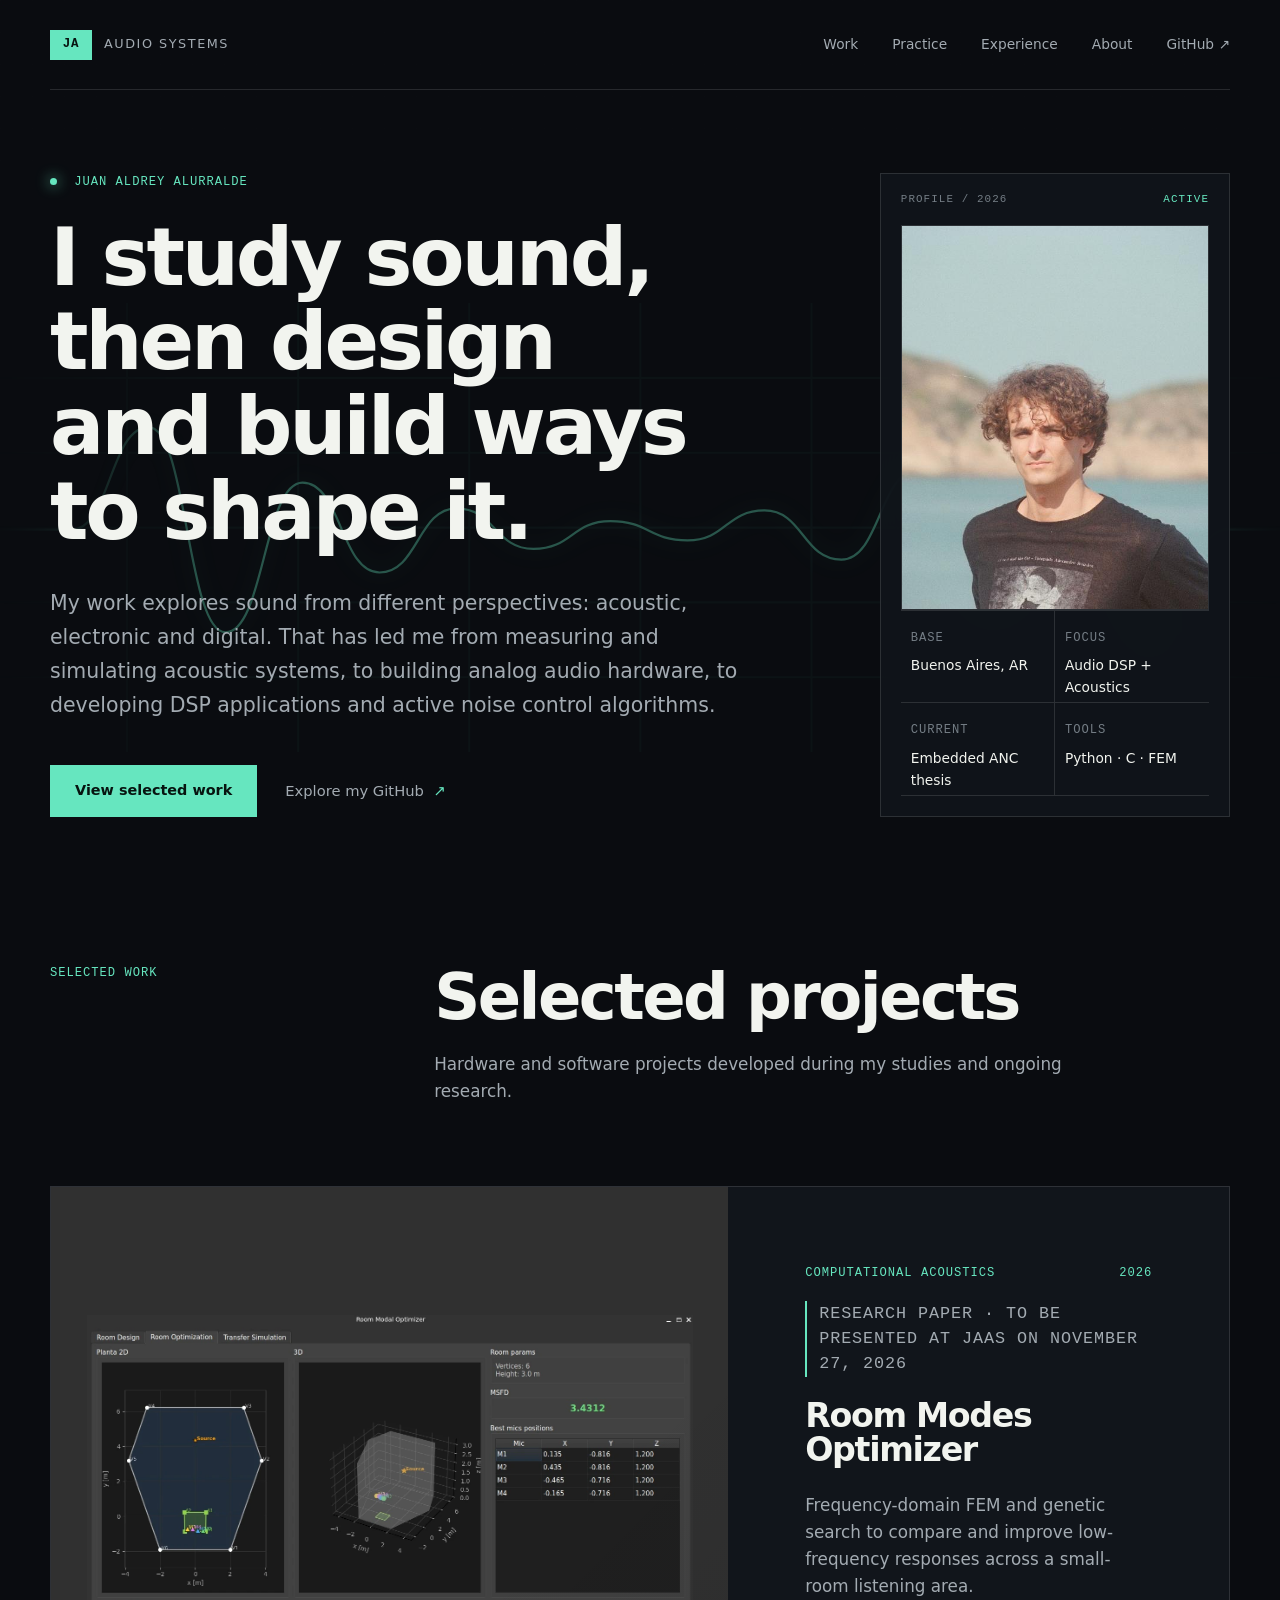
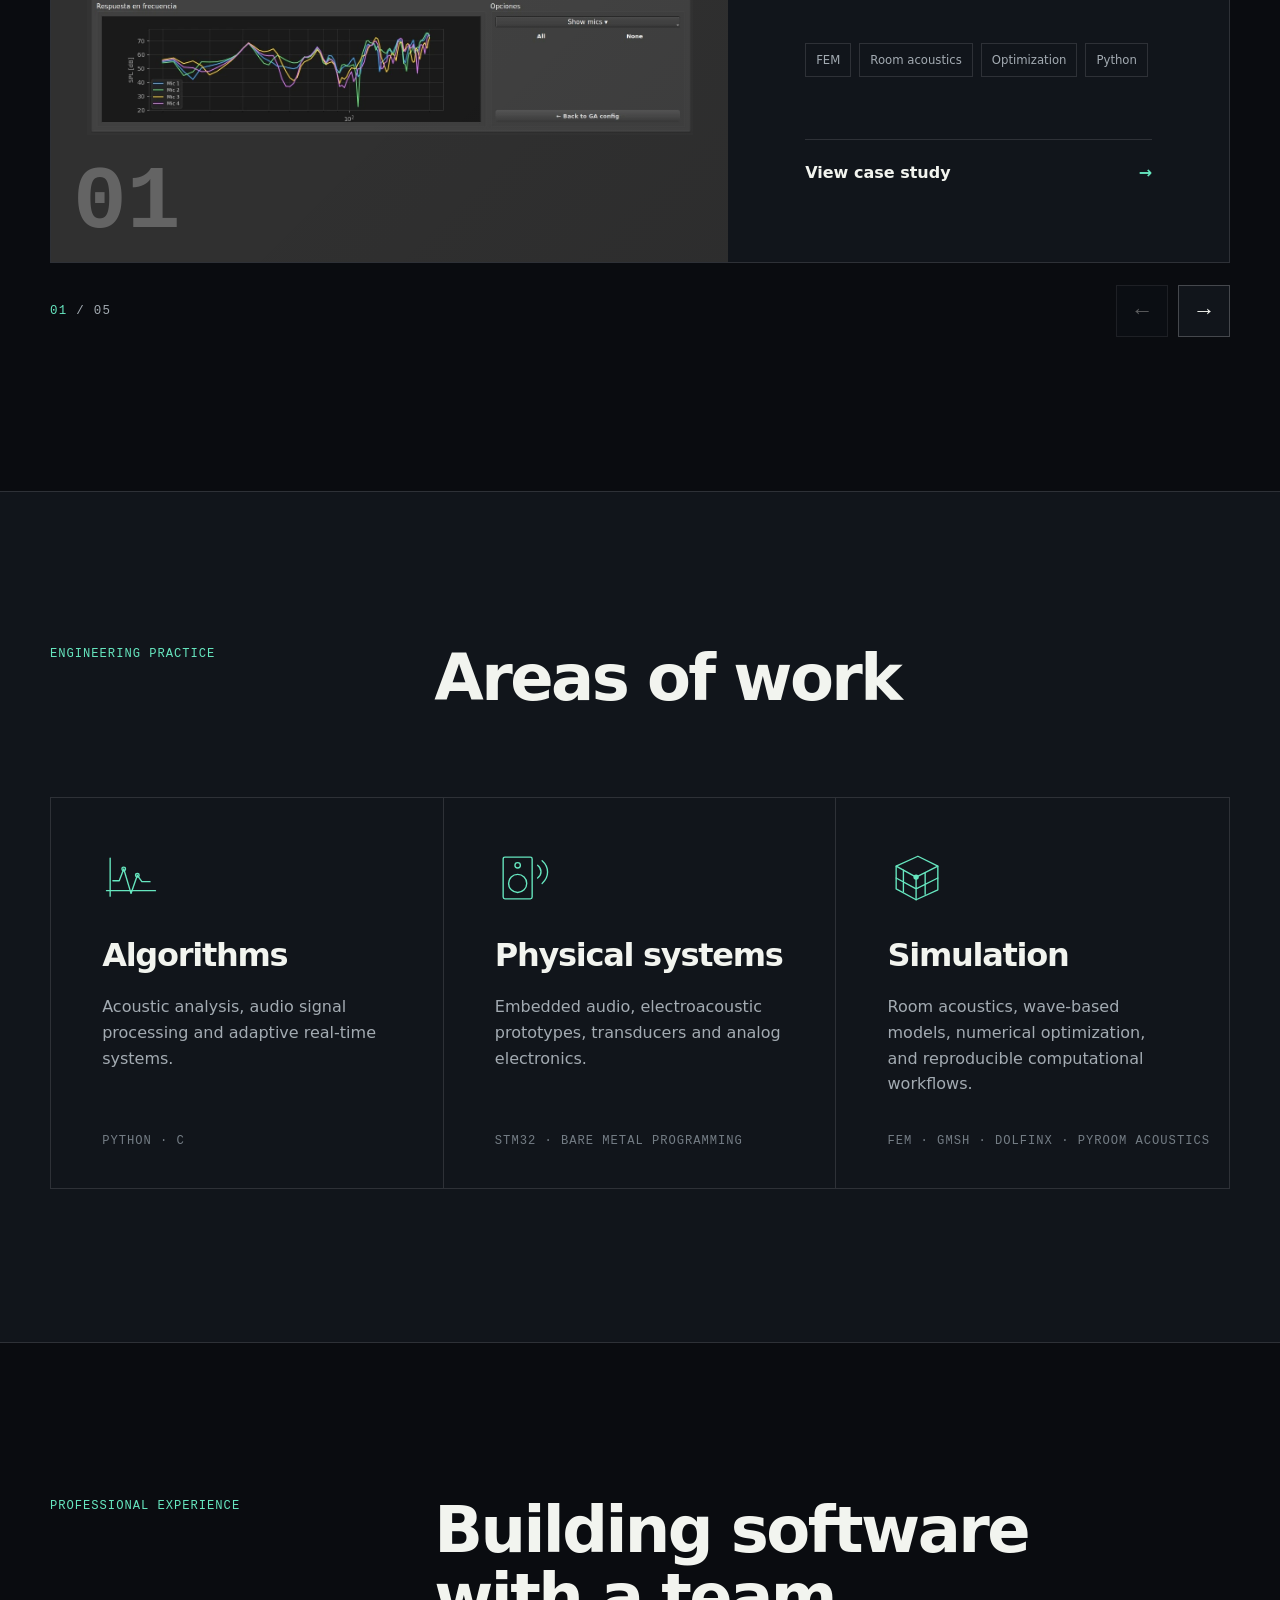
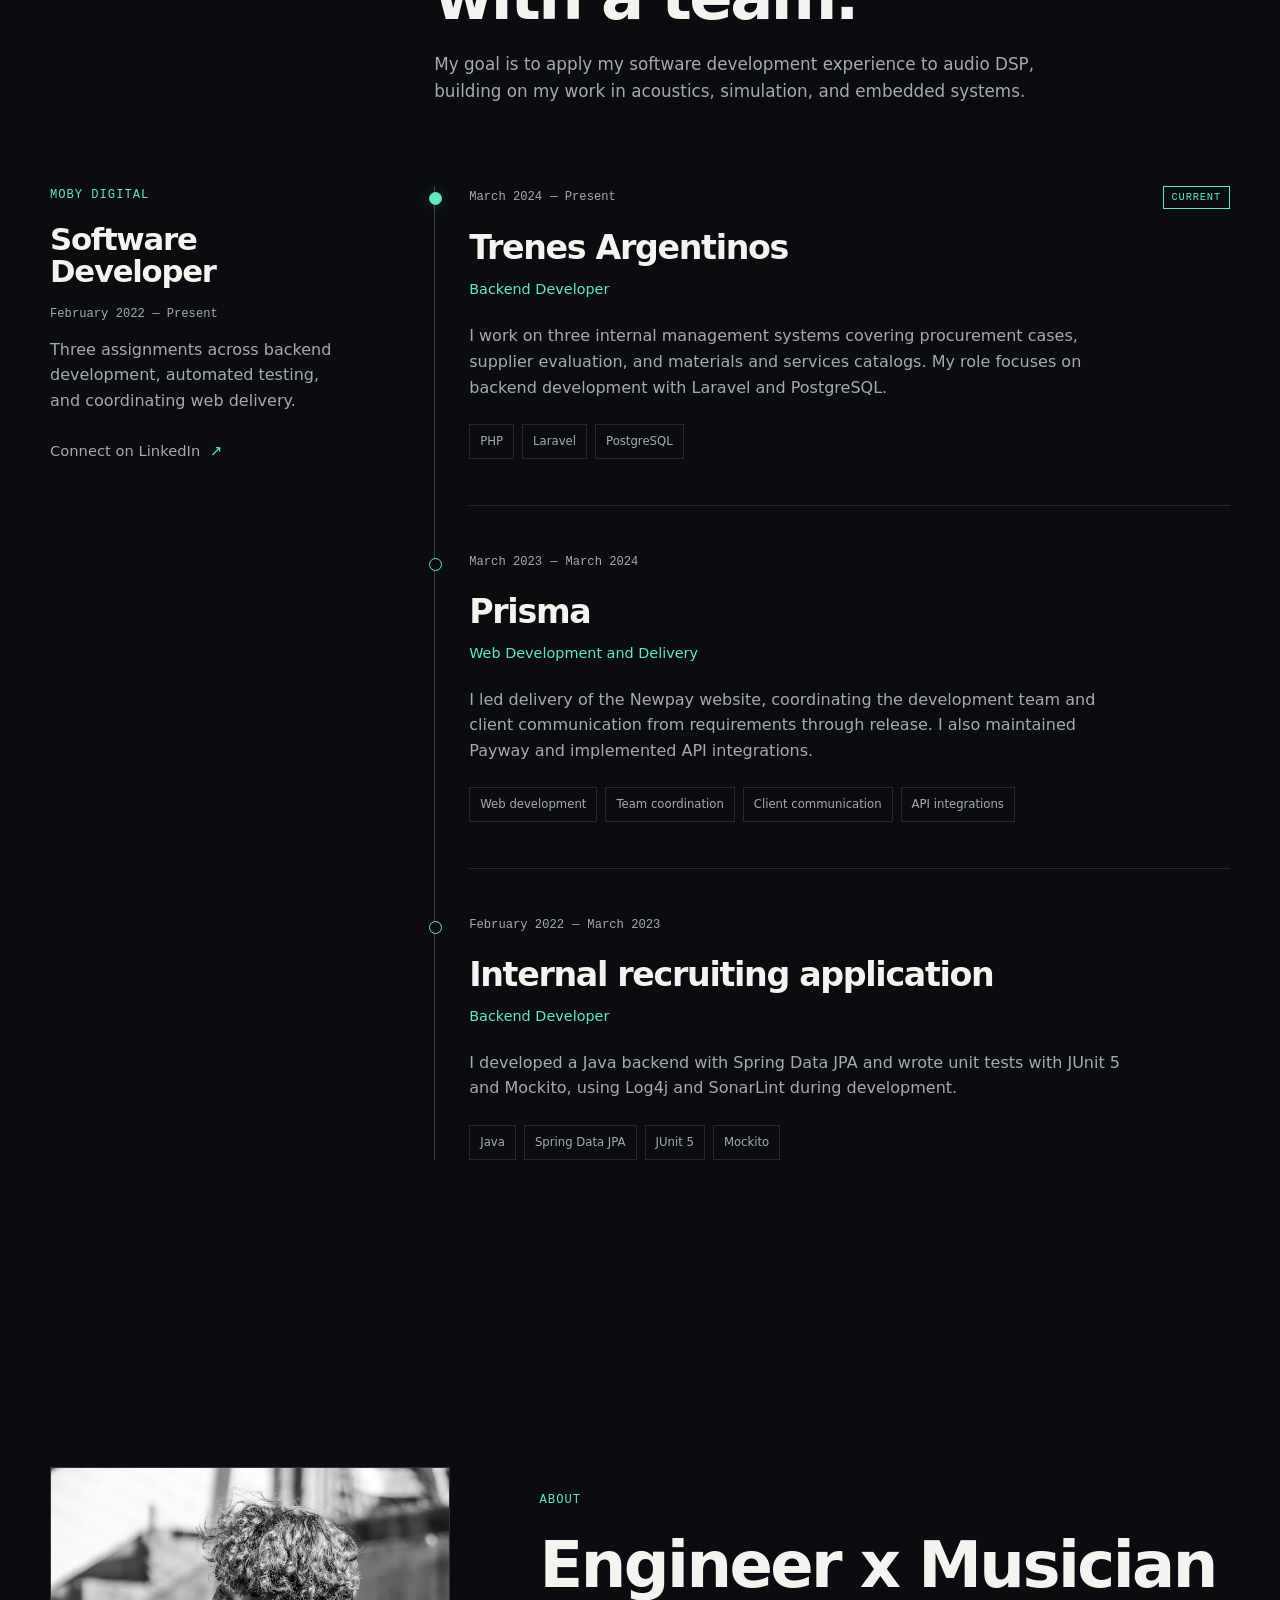
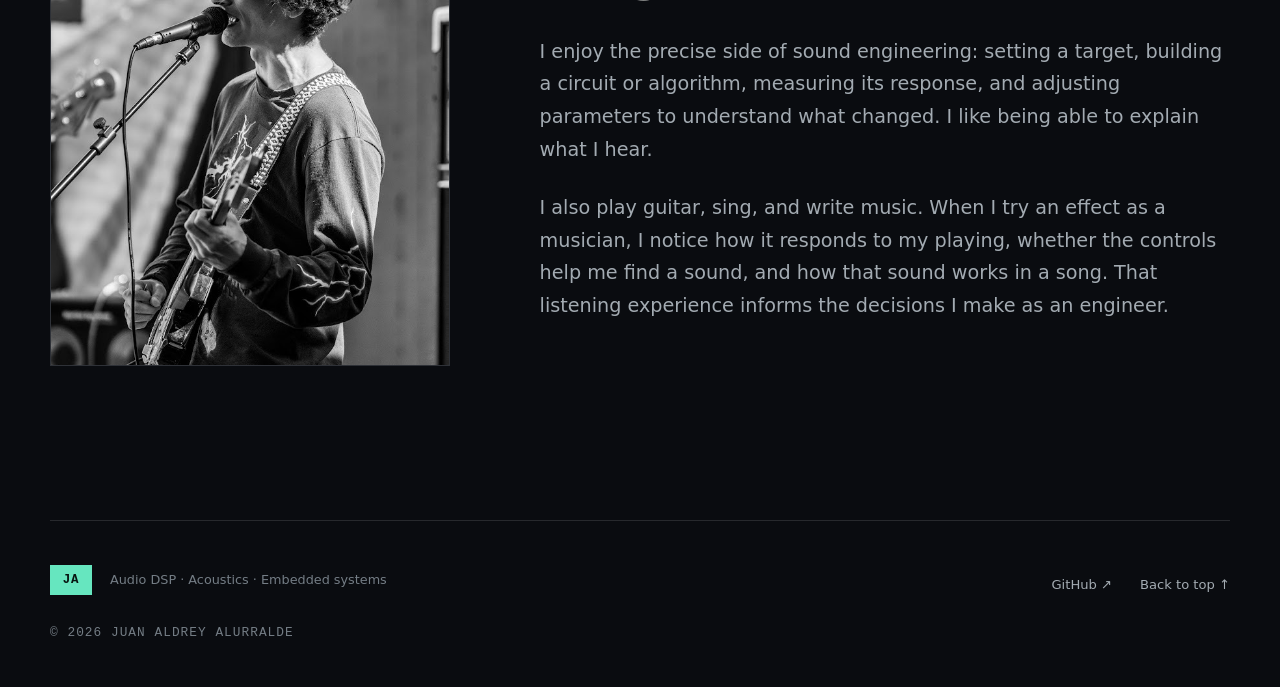
<file: index.html>
<!doctype html>
<html lang="en">
  <head>
    <meta charset="utf-8">
    <meta name="viewport" content="width=device-width, initial-scale=1">
    <meta name="description" content="Juan Aldrey Alurralde — Sound Engineering portfolio focused on audio DSP, active noise control, acoustic simulation, and electroacoustic design.">
    <meta name="theme-color" content="#0a0c10">
    <title>Juan Aldrey Alurralde — Audio DSP & Acoustics</title>
    <link rel="stylesheet" href="styles.css?v=20261031-embedded-anc">
    <script src="script.js" defer></script>
  </head>
  <body>
    <header class="site-header">
      <a class="brand" href="#top" aria-label="Juan Aldrey Alurralde, home">
        <span class="brand-mark">JA</span>
        <span class="brand-label">audio systems</span>
      </a>
      <button class="nav-toggle" type="button" aria-expanded="false" aria-controls="site-nav">
        <span class="sr-only">Open navigation</span>
        <span></span><span></span>
      </button>
      <nav id="site-nav" class="site-nav" aria-label="Main navigation">
        <a href="#work">Work</a>
        <a href="#practice">Practice</a>
        <a href="#experience">Experience</a>
        <a href="#about">About</a>
        <a href="https://github.com/JuanAldrey" target="_blank" rel="noreferrer">GitHub ↗</a>
      </nav>
    </header>

    <main id="top">
      <section class="hero section-shell">
          <div class="scope-display" aria-hidden="true">
            <svg viewBox="0 0 640 210" role="img">
              <defs>
                <linearGradient id="signalFade" x1="0" x2="1">
                  <stop offset="0" stop-color="#66e6bf" stop-opacity="0"></stop>
                  <stop offset="0.18" stop-color="#66e6bf"></stop>
                  <stop offset="0.82" stop-color="#66e6bf"></stop>
                  <stop offset="1" stop-color="#66e6bf" stop-opacity="0"></stop>
                </linearGradient>
              </defs>
              <path class="grid-line" d="M0 35H640M0 70H640M0 105H640M0 140H640M0 175H640M80 0V210M160 0V210M240 0V210M320 0V210M400 0V210M480 0V210M560 0V210"></path>
              <path class="signal-line" d="M0 106 C34 106,38 106,54 106 C72 106,72 58,90 58 C108 58,108 154,126 154 C144 154,144 84,162 84 C180 84,180 126,198 126 C216 126,216 96,234 96 C252 96,252 115,270 115 C288 115,288 102,306 102 C324 102,324 111,342 111 C360 111,360 97,378 97 C396 97,396 120,414 120 C432 120,432 78,450 78 C468 78,468 143,486 143 C504 143,504 52,522 52 C540 52,540 160,558 160 C576 160,576 106,594 106 H640"></path>
            </svg>
          </div>
        <div class="hero-copy reveal">
          <p class="eyebrow"><span class="status-dot"></span> Juan Aldrey Alurralde</p>
          <h1>I study sound, then design<br>and build ways to shape it.</h1>
          <p class="hero-intro">My work explores sound from different perspectives: acoustic, electronic and digital. That has led me from measuring and simulating acoustic systems, to building analog audio hardware, to developing DSP applications and active noise control algorithms.</p>
          <div class="hero-actions">
            <a class="button button-primary" href="#work">View selected work</a>
            <a class="text-link" href="https://github.com/JuanAldrey" target="_blank" rel="noreferrer">Explore my GitHub <span>↗</span></a>
          </div>
        </div>

        <aside class="signal-card reveal" aria-label="Current profile">
          <div class="signal-card-top">
            <span>PROFILE / 2026</span>
            <span class="live-label">ACTIVE</span>
          </div>
          <figure class="profile-photo">
            <img src="assets/images/juan-portrait.png" alt="Juan Aldrey Alurralde outdoors by the water">
          </figure>
          <dl class="profile-grid">
            <div><dt>Base</dt><dd>Buenos Aires, AR</dd></div>
            <div><dt>Focus</dt><dd>Audio DSP + Acoustics</dd></div>
            <div><dt>Current</dt><dd>Embedded ANC thesis</dd></div>
            <div><dt>Tools</dt><dd>Python · C · FEM</dd></div>
          </dl>
        </aside>
      </section>

      <section id="work" class="section-shell section-block">
        <div class="section-heading reveal">
          <p class="eyebrow">Selected work</p>
          <h2>Selected projects</h2>
          <p>Hardware and software projects developed during my studies and ongoing research.</p>
        </div>

        <div class="project-carousel" aria-label="Selected projects">
          <div class="project-carousel-track" id="project-carousel-track">
        <a class="project-card project-card-featured reveal" href="projects/room-modal-optimizer/">
          <div class="project-visual project-visual-interface">
            <img src="assets/images/modal-optimizer-interface.webp" alt="Room Modes Optimizer interface showing the room geometry, microphone positions, and simulated frequency responses">
            <span class="project-index">01</span>
          </div>
          <div class="project-summary">
            <div class="project-kicker"><span>Computational acoustics</span><span>2026</span></div>
            <p class="project-card-note">Research paper · To be presented at JAAS on November 27, 2026</p>
            <h3>Room Modes Optimizer</h3>
            <p>Frequency-domain FEM and genetic search to compare and improve low-frequency responses across a small-room listening area.</p>
            <ul class="tag-list" aria-label="Project topics"><li>FEM</li><li>Room acoustics</li><li>Optimization</li><li>Python</li></ul>
            <span class="card-link">View case study <span>→</span></span>
          </div>
        </a>

        <a class="project-card project-card-featured reveal" href="projects/embedded-anc/">
          <div class="project-visual project-visual-anc project-visual-embedded">
            <img class="anc-diagram-image" src="assets/images/embedded-anc-card.svg" alt="Reference and error microphones connected to an STM32 chip running Block FxLMS and a control loudspeaker">
            <span class="project-index">02</span>
          </div>
          <div class="project-summary">
            <div class="project-kicker"><span>Embedded audio DSP</span><span>2026</span></div>
            <p class="project-card-note">Preliminary thesis project · In development</p>
            <h3>Embedded ANC Prototype</h3>
            <p>Feedforward active noise control on STM32, combining C firmware, synchronized audio I/O, adaptive filtering, and measured acoustic paths.</p>
            <ul class="tag-list" aria-label="Project topics"><li>ANC</li><li>STM32</li><li>C</li><li>Embedded DSP</li></ul>
            <span class="card-link">View project <span>→</span></span>
          </div>
        </a>

        <a class="project-card project-card-featured reveal" href="projects/anc-practice-library/">
          <div class="project-visual project-visual-anc">
            <img class="anc-diagram-image" src="assets/images/anc-fxlms-diagram.svg" alt="Filtered-x LMS diagram: primary and secondary acoustic paths, adaptive filter, secondary path estimate, and error feedback">
            <span class="project-index">03</span>
          </div>
          <div class="project-summary">
            <div class="project-kicker"><span>Active noise control</span><span>2026</span></div>
            <p class="project-card-note">Independent study · Python notebooks</p>
            <h3>ANC Practice Library</h3>
            <p>Implementations and experiments with single- and multichannel active noise control, drawing on Elliott's 2001 book <em>Signal Processing for Active Control</em> and research papers.</p>
            <ul class="tag-list" aria-label="Project topics"><li>ANC</li><li>Adaptive filters</li><li>Simulation</li><li>Python</li></ul>
            <span class="card-link">View case study <span>→</span></span>
          </div>
        </a>

        <a class="project-card project-card-featured reveal" href="projects/digital-delay/">
          <div class="project-visual project-visual-delay"><img src="assets/images/delay-pcb-front.png" alt="Altium 3D rendering of the delay pedal PCB"><span class="project-index">04</span></div>
          <div class="project-summary"><div class="project-kicker"><span>Audio electronics</span><span>2024</span></div><p class="project-card-note">Circuit simulation &amp; PCB design</p><h3>Digital Delay Pedal</h3><p>A PT2399 guitar delay developed through circuit analysis, tone-control simulation, and a compact four-layer PCB designed in Altium.</p><ul class="tag-list" aria-label="Project topics"><li>Audio effects</li><li>Circuit simulation</li><li>PCB design</li><li>Altium</li></ul><span class="card-link">View case study <span>→</span></span></div>
        </a>
        <a class="project-card project-card-featured reveal" href="projects/harmonic-tremolo/">
          <div class="project-visual">
            <img src="assets/images/tremolo-workbench-hero.jpg" alt="Harmonic tremolo pedal prototype on a workbench beside an oscilloscope">
            <span class="project-index">05</span>
          </div>
          <div class="project-summary">
            <div class="project-kicker">
              <span>Analog electronics</span>
              <span>2024</span>
            </div>
            <p class="project-card-note">Presented at CAPER &amp; WorkShow · 2024</p>
            <h3>Analog Harmonic Tremolo</h3>
            <p>A guitar effect that splits the signal into two frequency bands and modulates them in opposition through LED–LDR optocouplers.</p>
            <ul class="tag-list" aria-label="Project topics">
              <li>Audio effects</li>
              <li>Analog filters</li>
              <li>Optical control</li>
              <li>Prototyping</li>
            </ul>
            <span class="card-link">View case study <span>→</span></span>
          </div>
        </a>

          </div>
          <div class="project-carousel-controls" aria-label="Project carousel controls">
            <span class="project-carousel-count" aria-live="polite"><span data-carousel-current>01</span> / <span data-carousel-total>05</span></span>
            <div class="project-carousel-buttons">
              <button type="button" class="project-carousel-arrow" data-carousel-prev aria-label="Previous project" aria-controls="project-carousel-track">←</button>
              <button type="button" class="project-carousel-arrow" data-carousel-next aria-label="Next project" aria-controls="project-carousel-track">→</button>
            </div>
          </div>
        </div>
      </section>

      <section id="practice" class="practice-section section-block">
        <div class="section-shell">
          <div class="section-heading reveal">
            <p class="eyebrow">Engineering practice</p>
            <h2>Areas of work</h2>
          </div>
          <div class="practice-grid">
            <article class="practice-card reveal">
              <svg class="practice-icon" viewBox="0 0 64 64" fill="none" stroke="currentColor" stroke-width="1.5" stroke-linecap="round" stroke-linejoin="round" aria-hidden="true"><path d="M5 46h54M9 10v42"/><path d="M12 35h7l5-13 8 27 7-20 5 7h9"/><circle cx="24" cy="22" r="2"/><circle cx="39" cy="29" r="2"/></svg>
              <h3>Algorithms</h3>
              <p>Acoustic analysis, audio signal processing and adaptive real-time systems.</p>
              <p class="practice-tools">Python · C</p>
            </article>
            <article class="practice-card reveal">
              <svg class="practice-icon" viewBox="0 0 64 64" fill="none" stroke="currentColor" stroke-width="1.5" stroke-linecap="round" stroke-linejoin="round" aria-hidden="true"><rect x="9" y="9" width="32" height="46" rx="2"/><circle cx="25" cy="38" r="10"/><circle cx="25" cy="18" r="3"/><path d="M47 18c5 4 5 10 0 14M52 13c8 7 8 18 0 25"/></svg>
              <h3>Physical systems</h3>
              <p>Embedded audio, electroacoustic prototypes, transducers and analog electronics.</p>
              <p class="practice-tools">STM32 · Bare metal programming</p>
            </article>
            <article class="practice-card reveal">
              <svg class="practice-icon" viewBox="0 0 64 64" fill="none" stroke="currentColor" stroke-width="1.5" stroke-linecap="round" stroke-linejoin="round" aria-hidden="true"><path d="M9 19 33 8l22 11v26L31 56 9 44V19Z"/><path d="m9 19 22 12 24-12M31 31v25M17 23v24M41 26v24M9 32l22 12 24-12"/><circle cx="31" cy="31" r="3" fill="currentColor" stroke="none"/></svg>
              <h3>Simulation</h3>
              <p>Room acoustics, wave-based models, numerical optimization, and reproducible computational workflows.</p>
              <p class="practice-tools">FEM · Gmsh · DOLFINx · Pyroom acoustics</p>
            </article>
          </div>
        </div>
      </section>

      <section id="experience" class="experience-section section-shell section-block" aria-labelledby="experience-title">
        <div class="section-heading reveal">
          <p class="eyebrow">Professional experience</p>
          <h2 id="experience-title">Building software<br>with a team.</h2>
          <p>My goal is to apply my software development experience to audio DSP, building on my work in acoustics, simulation, and embedded systems.</p>
        </div>

        <div class="experience-layout">
          <div class="experience-employer reveal">
            <p class="eyebrow">Moby Digital</p>
            <h3>Software Developer</h3>
            <p class="experience-tenure"><time datetime="2022-02">February 2022</time> — Present</p>
            <p>Three assignments across backend development, automated testing, and coordinating web delivery.</p>
            <a class="text-link" href="https://www.linkedin.com/in/juan-aldrey-504068218/" target="_blank" rel="noreferrer">Connect on LinkedIn <span>↗</span></a>
          </div>

          <ol class="experience-timeline" aria-label="Moby Digital assignments, most recent first">
            <li class="experience-entry reveal">
              <div class="experience-date"><time datetime="2024-03">March 2024</time> — Present <span class="experience-current">Current</span></div>
              <h3>Trenes Argentinos</h3>
              <p class="experience-role">Backend Developer</p>
              <p>I work on three internal management systems covering procurement cases, supplier evaluation, and materials and services catalogs. My role focuses on backend development with Laravel and PostgreSQL.</p>
              <ul class="tag-list" aria-label="Technologies used at Trenes Argentinos"><li>PHP</li><li>Laravel</li><li>PostgreSQL</li></ul>
            </li>
            <li class="experience-entry reveal">
              <div class="experience-date"><time datetime="2023-03">March 2023</time> — <time datetime="2024-03">March 2024</time></div>
              <h3>Prisma</h3>
              <p class="experience-role">Web Development and Delivery</p>
              <p>I led delivery of the Newpay website, coordinating the development team and client communication from requirements through release. I also maintained Payway and implemented API integrations.</p>
              <ul class="tag-list" aria-label="Areas of work for Prisma"><li>Web development</li><li>Team coordination</li><li>Client communication</li><li>API integrations</li></ul>
            </li>
            <li class="experience-entry reveal">
              <div class="experience-date"><time datetime="2022-02">February 2022</time> — <time datetime="2023-03">March 2023</time></div>
              <h3>Internal recruiting application</h3>
              <p class="experience-role">Backend Developer</p>
              <p>I developed a Java backend with Spring Data JPA and wrote unit tests with JUnit 5 and Mockito, using Log4j and SonarLint during development.</p>
              <ul class="tag-list" aria-label="Technologies used on the recruiting application"><li>Java</li><li>Spring Data JPA</li><li>JUnit 5</li><li>Mockito</li></ul>
            </li>
          </ol>
        </div>
      </section>

      <section id="about" class="about section-shell section-block">
        <figure class="about-photo reveal">
          <img src="assets/images/playing-guitar.jpeg" alt="Juan Aldrey Alurralde singing and playing guitar onstage" loading="lazy">
        </figure>
        <div class="about-copy reveal">
          <p class="eyebrow">About</p>
          <h2>Engineer x Musician</h2>
          <p>I enjoy the precise side of sound engineering: setting a target, building a circuit or algorithm, measuring its response, and adjusting parameters to understand what changed. I like being able to explain what I hear.</p>
          <p>I also play guitar, sing, and write music. When I try an effect as a musician, I notice how it responds to my playing, whether the controls help me find a sound, and how that sound works in a song. That listening experience informs the decisions I make as an engineer.</p>
        </div>
      </section>
    </main>

    <footer class="site-footer section-shell">
      <div>
        <span class="brand-mark">JA</span>
        <p>Audio DSP · Acoustics · Embedded systems</p>
      </div>
      <div class="footer-links">
        <a href="https://github.com/JuanAldrey" target="_blank" rel="noreferrer">GitHub ↗</a>
        <a href="#top">Back to top ↑</a>
      </div>
      <p class="copyright">© <span data-year></span> Juan Aldrey Alurralde</p>
    </footer>
  </body>
</html>
</file>
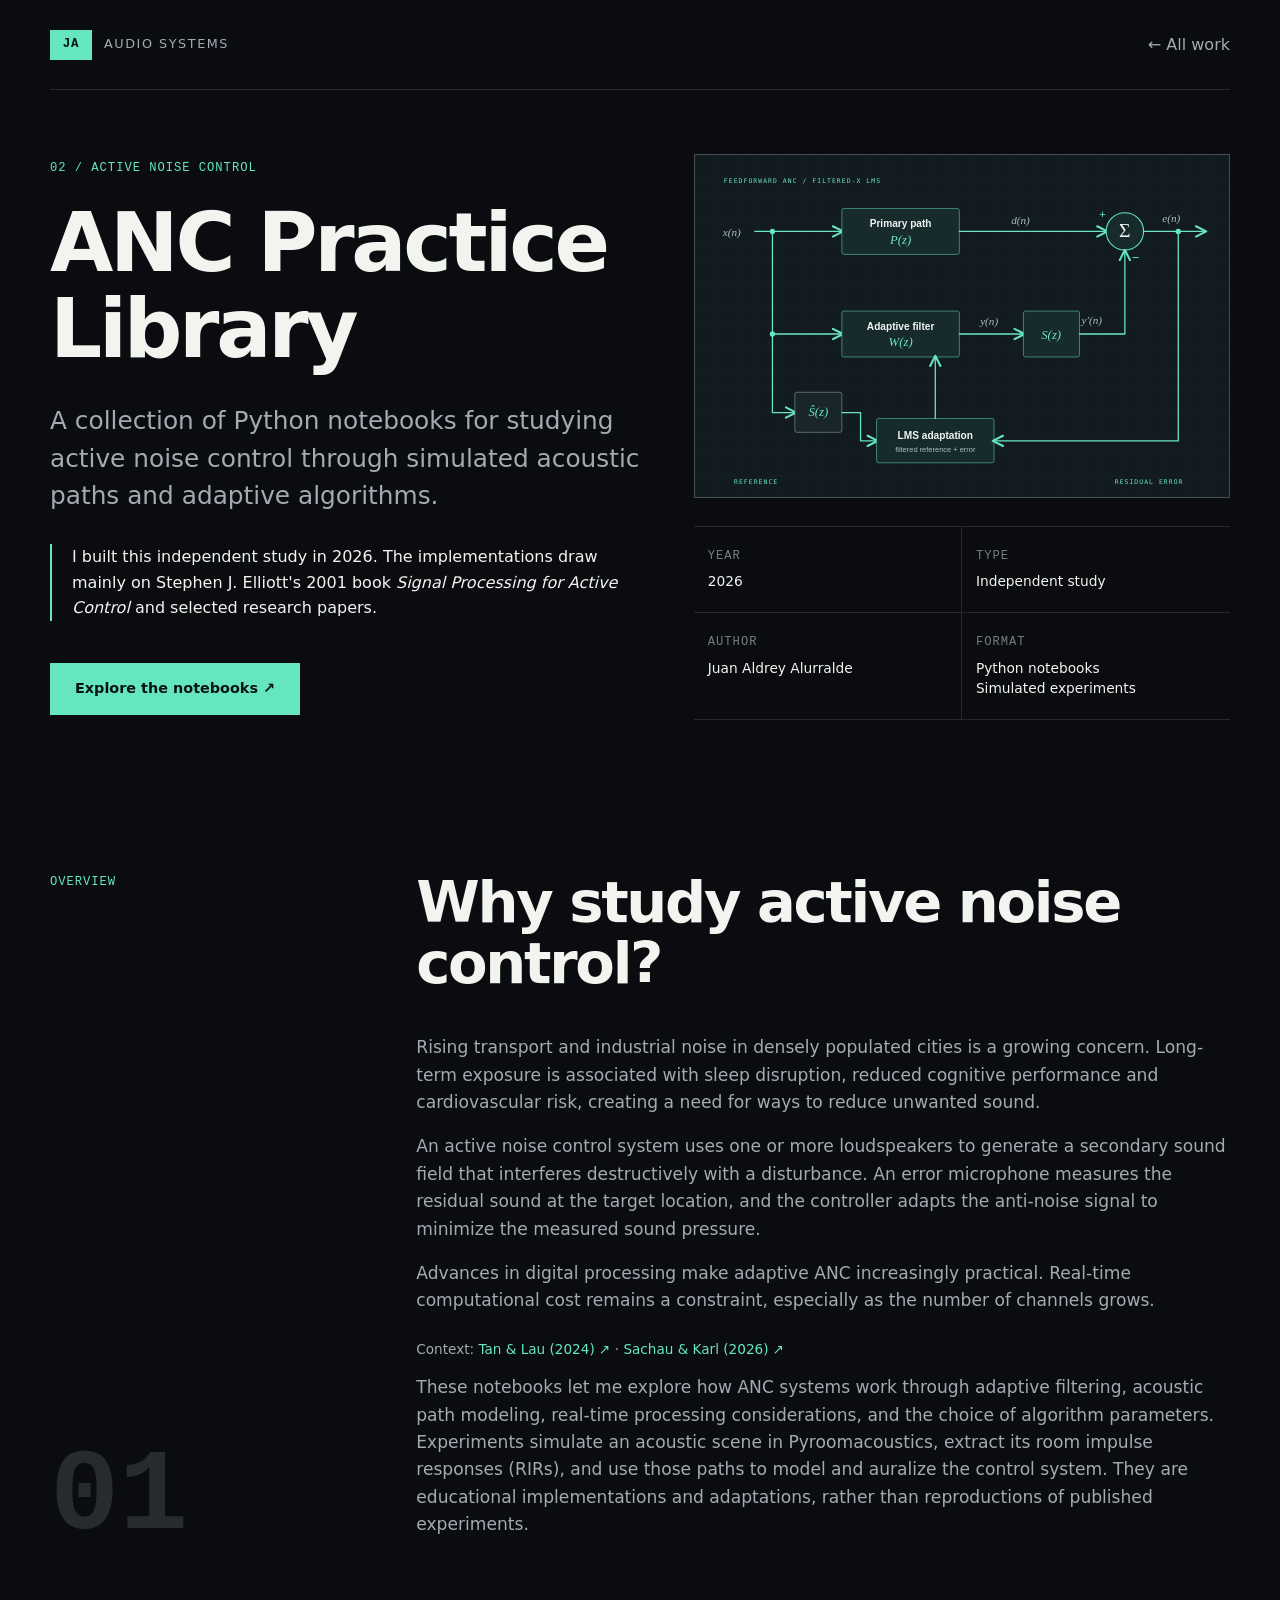
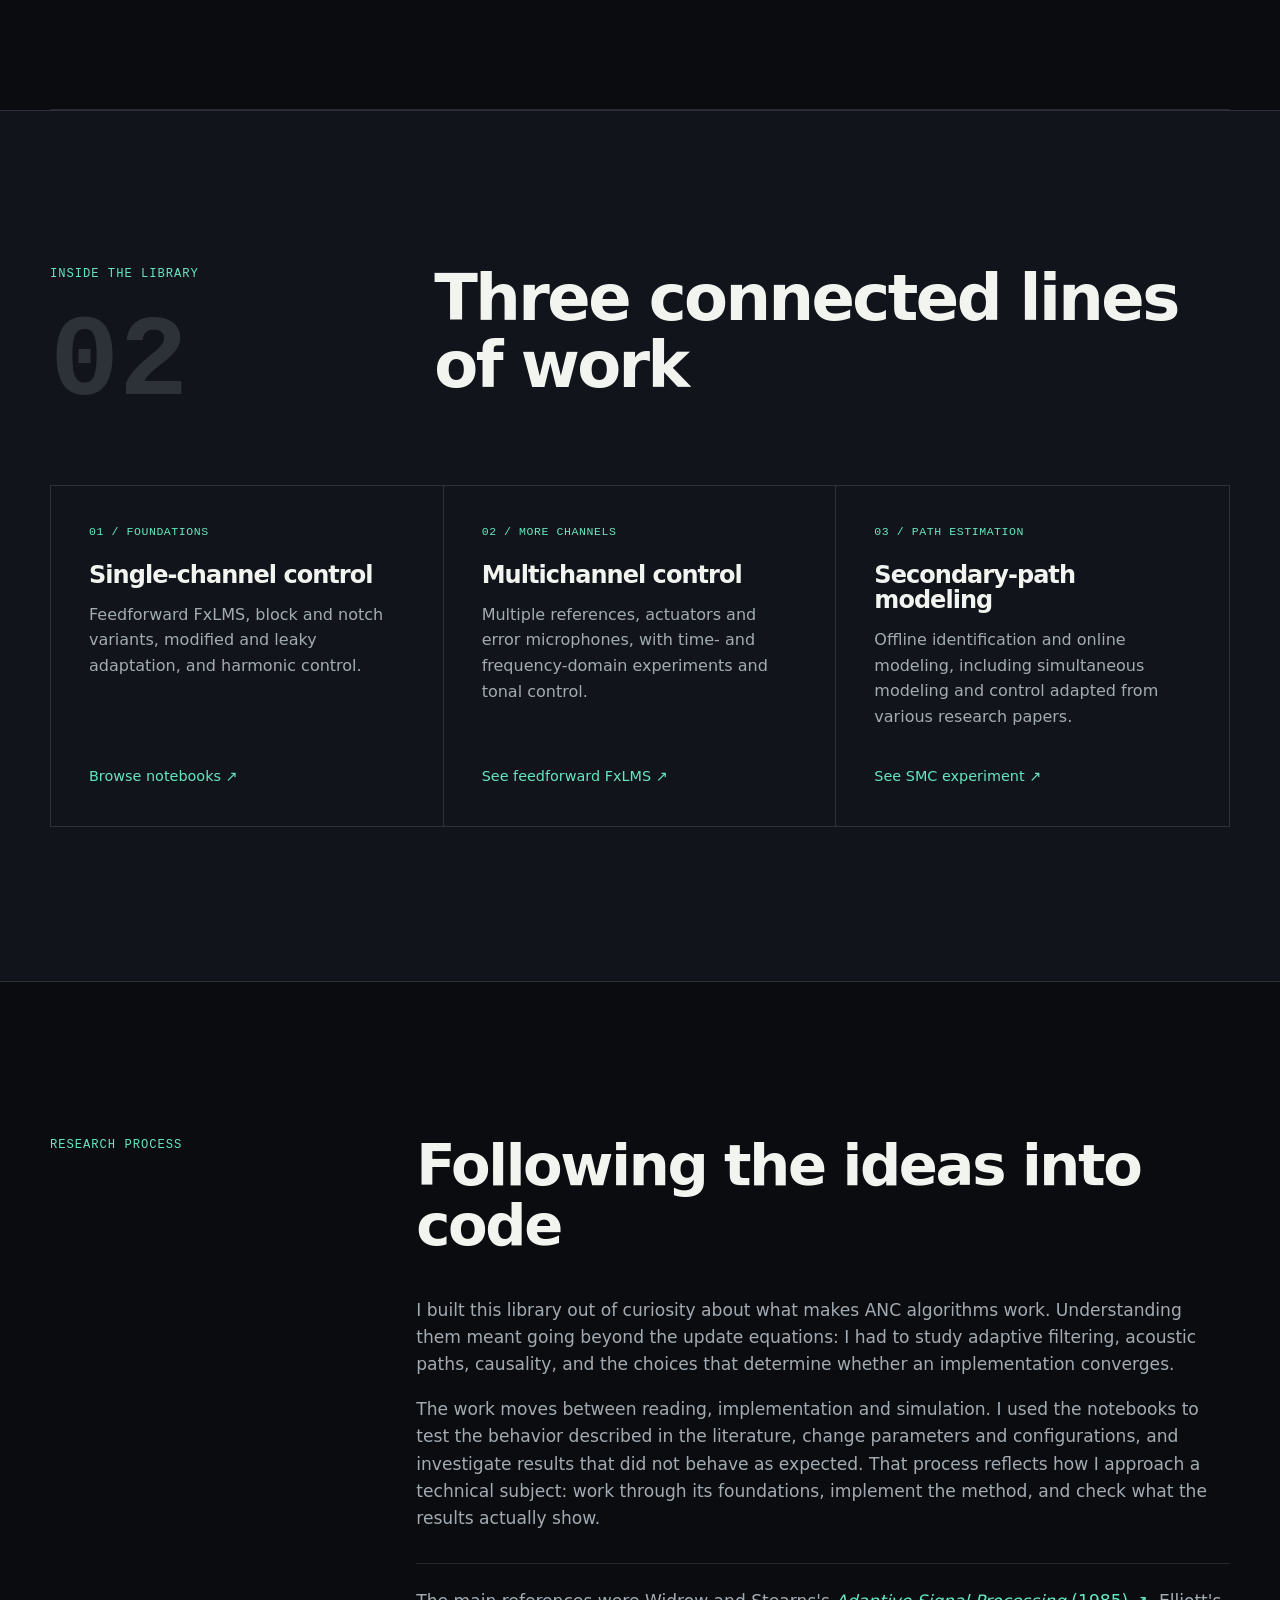
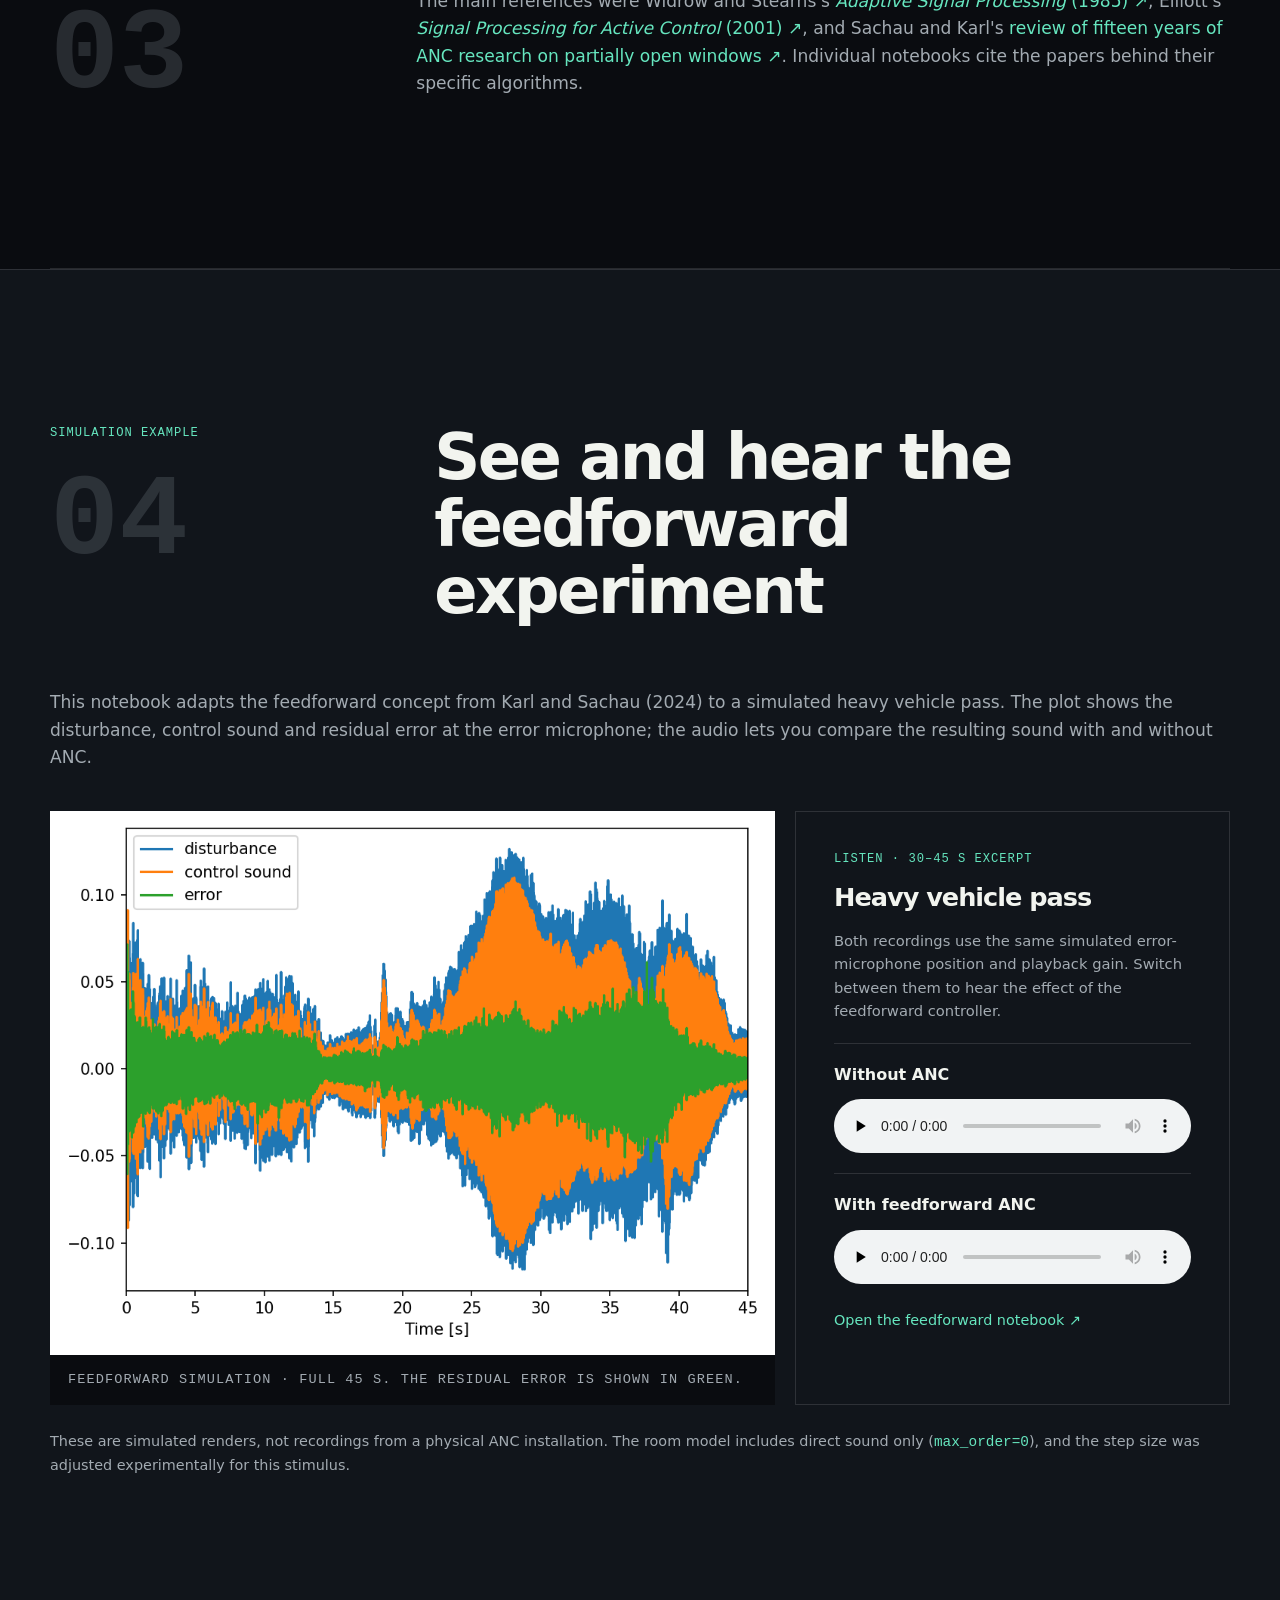
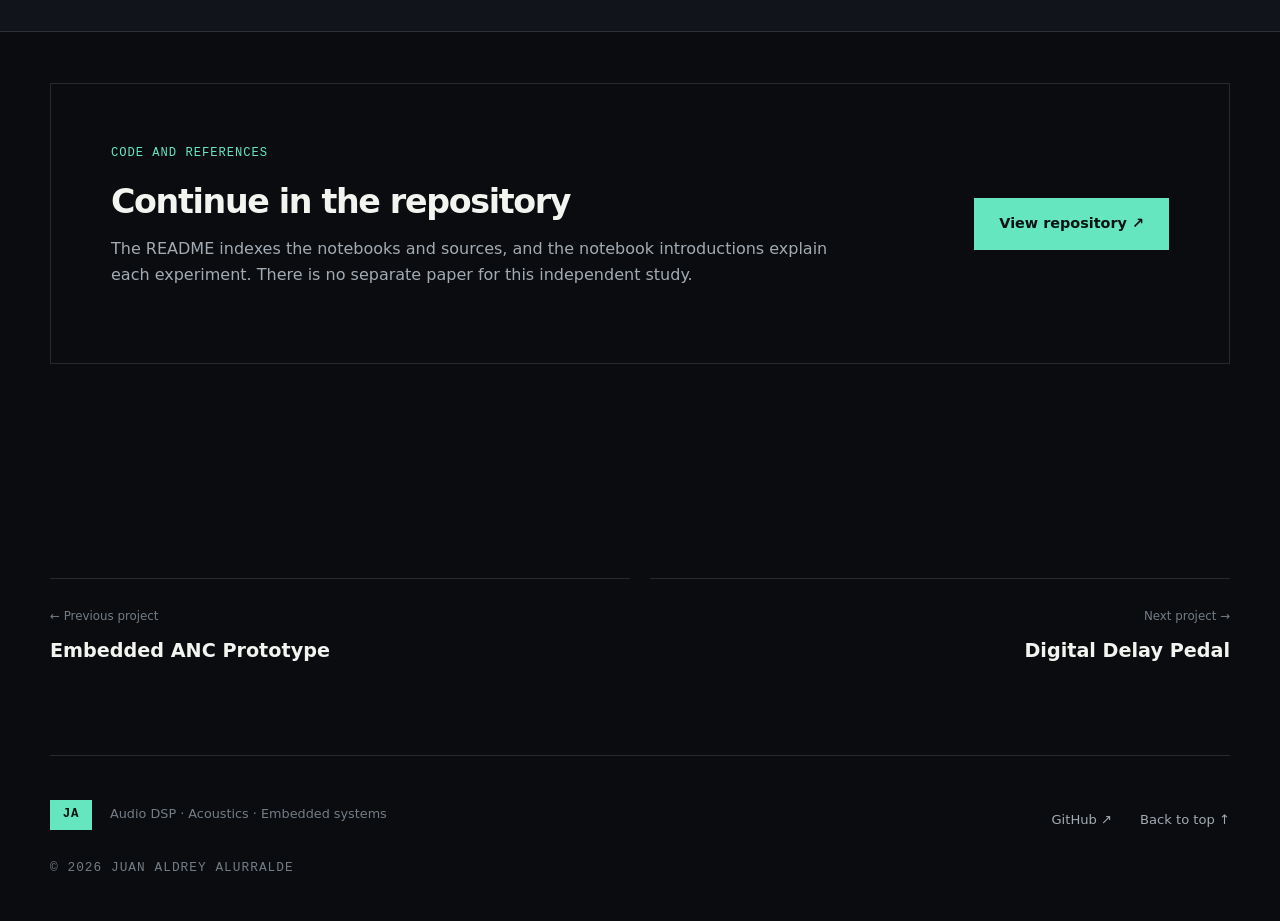
<file: projects/anc-practice-library/index.html>
<!doctype html>
<html lang="en">
  <head>
    <meta charset="utf-8">
    <meta name="viewport" content="width=device-width, initial-scale=1">
    <meta name="description" content="ANC Practice Library — Juan Aldrey Alurralde's 2026 independent study of active noise control algorithms in Python notebooks.">
    <meta name="theme-color" content="#0a0c10">
    <title>ANC Practice Library — Juan Aldrey Alurralde</title>
    <link rel="stylesheet" href="../../styles.css?v=20260929f">
    <script src="../../script.js" defer></script>
  </head>
  <body id="top" class="project-page anc-page">
    <header class="site-header">
      <a class="brand" href="../../" aria-label="Juan Aldrey Alurralde, home"><span class="brand-mark">JA</span><span class="brand-label">audio systems</span></a>
      <a class="back-link" href="../../">← All work</a>
    </header>

    <main>
      <section class="project-hero section-shell">
        <div class="project-hero-copy reveal">
          <p class="eyebrow">02 / Active noise control</p>
          <h1>ANC Practice Library</h1>
          <p class="project-lead">A collection of Python notebooks for studying active noise control through simulated acoustic paths and adaptive algorithms.</p>
          <p class="project-role">I built this independent study in 2026. The implementations draw mainly on Stephen J. Elliott's 2001 book <em>Signal Processing for Active Control</em> and selected research papers.</p>
          <div class="project-actions"><a class="button button-primary" href="https://github.com/JuanAldrey/ANC-practice-library" target="_blank" rel="noreferrer">Explore the notebooks ↗</a></div>
        </div>
        <div class="anc-hero-side reveal">
          <div class="anc-loop"><img src="../../assets/images/anc-fxlms-diagram.svg" alt="Filtered-x LMS block diagram showing the primary path P(z), adaptive filter W(z), secondary path S(z), estimated secondary path, LMS adaptation, and error feedback"></div>
          <dl class="project-facts">
            <div><dt>Year</dt><dd>2026</dd></div>
            <div><dt>Type</dt><dd>Independent study</dd></div>
            <div><dt>Author</dt><dd>Juan Aldrey Alurralde</dd></div>
            <div><dt>Format</dt><dd>Python notebooks<br>Simulated experiments</dd></div>
          </dl>
        </div>
      </section>

      <section class="case-section section-shell">
        <div class="case-label reveal"><p class="eyebrow">Overview</p><span>01</span></div>
        <div class="case-copy reveal">
          <h2>Why study active noise control?</h2>
          <p>Rising transport and industrial noise in densely populated cities is a growing concern. Long-term exposure is associated with sleep disruption, reduced cognitive performance and cardiovascular risk, creating a need for ways to reduce unwanted sound.</p>
          <p>An active noise control system uses one or more loudspeakers to generate a secondary sound field that interferes destructively with a disturbance. An error microphone measures the residual sound at the target location, and the controller adapts the anti-noise signal to minimize the measured sound pressure.</p>
          <p>Advances in digital processing make adaptive ANC increasingly practical. Real-time computational cost remains a constraint, especially as the number of channels grows.</p>
          <p class="anc-context-sources">Context: <a href="https://doi.org/10.1016/j.apacoust.2024.110120" target="_blank" rel="noreferrer">Tan &amp; Lau (2024) ↗</a> · <a href="https://doi.org/10.1121/2.0002291" target="_blank" rel="noreferrer">Sachau &amp; Karl (2026) ↗</a></p>
          <p>These notebooks let me explore how ANC systems work through adaptive filtering, acoustic path modeling, real-time processing considerations, and the choice of algorithm parameters. Experiments simulate an acoustic scene in Pyroomacoustics, extract its room impulse responses (RIRs), and use those paths to model and auralize the control system. They are educational implementations and adaptations, rather than reproductions of published experiments.</p>
        </div>
      </section>

      <section class="anc-tracks section-block">
        <div class="section-shell">
          <div class="section-heading numbered-section-heading reveal"><div class="numbered-heading-label"><p class="eyebrow">Inside the library</p><span aria-hidden="true">02</span></div><h2>Three connected lines of work</h2></div>
          <div class="anc-track-grid reveal">
            <article><span>01 / Foundations</span><h3>Single-channel control</h3><p>Feedforward FxLMS, block and notch variants, modified and leaky adaptation, and harmonic control.</p><a href="https://github.com/JuanAldrey/ANC-practice-library/tree/main/notebooks/Singlechannel" target="_blank" rel="noreferrer">Browse notebooks ↗</a></article>
            <article><span>02 / More channels</span><h3>Multichannel control</h3><p>Multiple references, actuators and error microphones, with time- and frequency-domain experiments and tonal control.</p><a href="https://github.com/JuanAldrey/ANC-practice-library/blob/main/notebooks/Multichannel/FWFxLMS-Karl-Sachau-2024.ipynb" target="_blank" rel="noreferrer">See feedforward FxLMS ↗</a></article>
            <article><span>03 / Path estimation</span><h3>Secondary-path modeling</h3><p>Offline identification and online modeling, including simultaneous modeling and control adapted from various research papers.</p><a href="https://github.com/JuanAldrey/ANC-practice-library/blob/main/notebooks/Multichannel/SMC.ipynb" target="_blank" rel="noreferrer">See SMC experiment ↗</a></article>
          </div>
        </div>
      </section>

      <section class="case-section section-shell anc-examples">
        <div class="case-label reveal"><p class="eyebrow">Research process</p><span>03</span></div>
        <div class="case-copy reveal">
          <h2>Following the ideas into code</h2>
          <p>I built this library out of curiosity about what makes ANC algorithms work. Understanding them meant going beyond the update equations: I had to study adaptive filtering, acoustic paths, causality, and the choices that determine whether an implementation converges.</p>
          <p>The work moves between reading, implementation and simulation. I used the notebooks to test the behavior described in the literature, change parameters and configurations, and investigate results that did not behave as expected. That process reflects how I approach a technical subject: work through its foundations, implement the method, and check what the results actually show.</p>
          <p class="anc-reading">The main references were Widrow and Stearns's <a href="https://isl.stanford.edu/~widrow/publications.html" target="_blank" rel="noreferrer"><em>Adaptive Signal Processing</em> (1985) ↗</a>, Elliott's <a href="https://www.sciencedirect.com/book/monograph/9780122370854/signal-processing-for-active-control" target="_blank" rel="noreferrer"><em>Signal Processing for Active Control</em> (2001) ↗</a>, and Sachau and Karl's <a href="https://doi.org/10.1121/2.0002291" target="_blank" rel="noreferrer">review of fifteen years of ANC research on partially open windows ↗</a>. Individual notebooks cite the papers behind their specific algorithms.</p>
        </div>
      </section>

      <section class="anc-results section-block">
        <div class="section-shell">
          <div class="section-heading numbered-section-heading reveal"><div class="numbered-heading-label"><p class="eyebrow">Simulation example</p><span aria-hidden="true">04</span></div><h2>See and hear the feedforward experiment</h2></div>
          <p class="anc-results-intro reveal">This notebook adapts the feedforward concept from Karl and Sachau (2024) to a simulated heavy vehicle pass. The plot shows the disturbance, control sound and residual error at the error microphone; the audio lets you compare the resulting sound with and without ANC.</p>
          <div class="anc-demo-grid reveal">
            <figure class="anc-demo-plot"><img src="../../assets/images/anc-feedforward-seconds.png" alt="Feedforward ANC simulation showing disturbance, control sound and residual error over 45 seconds during a heavy vehicle pass" loading="lazy"><figcaption>Feedforward simulation · full 45 s. The residual error is shown in green.</figcaption></figure>
            <div class="anc-listening-panel">
              <p class="eyebrow">Listen · 30–45 s excerpt</p>
              <h3>Heavy vehicle pass</h3>
              <p>Both recordings use the same simulated error-microphone position and playback gain. Switch between them to hear the effect of the feedforward controller.</p>
              <div class="anc-audio-example"><label for="anc-audio-off">Without ANC</label><audio id="anc-audio-off" controls preload="none" src="../../assets/audio/heavy-vehicle-no-anc.mp3?v=20260929b">Your browser does not support audio playback.</audio></div>
              <div class="anc-audio-example"><label for="anc-audio-on">With feedforward ANC</label><audio id="anc-audio-on" controls preload="none" src="../../assets/audio/heavy-vehicle-feedforward-anc.mp3?v=20260929b">Your browser does not support audio playback.</audio></div>
              <a class="anc-notebook-link" href="https://github.com/JuanAldrey/ANC-practice-library/blob/main/notebooks/Multichannel/FWFxLMS-Karl-Sachau-2024.ipynb" target="_blank" rel="noreferrer">Open the feedforward notebook ↗</a>
            </div>
          </div>
          <p class="anc-results-note reveal">These are simulated renders, not recordings from a physical ANC installation. The room model includes direct sound only (<code>max_order=0</code>), and the step size was adjusted experimentally for this stimulus.</p>
        </div>
      </section>

      <section class="report-section section-block"><div class="section-shell"><div class="report-callout reveal"><div><p class="eyebrow">Code and references</p><h3>Continue in the repository</h3><p>The README indexes the notebooks and sources, and the notebook introductions explain each experiment. There is no separate paper for this independent study.</p></div><a class="button button-primary" href="https://github.com/JuanAldrey/ANC-practice-library" target="_blank" rel="noreferrer">View repository ↗</a></div></div></section>

      <nav class="project-pagination section-shell" aria-label="Project navigation">
        <a href="../embedded-anc/"><span>← Previous project</span><strong>Embedded ANC Prototype</strong></a>
        <a href="../digital-delay/"><span>Next project →</span><strong>Digital Delay Pedal</strong></a>
      </nav>
    </main>
    <footer class="site-footer section-shell"><div><span class="brand-mark">JA</span><p>Audio DSP · Acoustics · Embedded systems</p></div><div class="footer-links"><a href="https://github.com/JuanAldrey" target="_blank" rel="noreferrer">GitHub ↗</a><a href="#top">Back to top ↑</a></div><p class="copyright">© <span data-year></span> Juan Aldrey Alurralde</p></footer>
  </body>
</html>
</file>
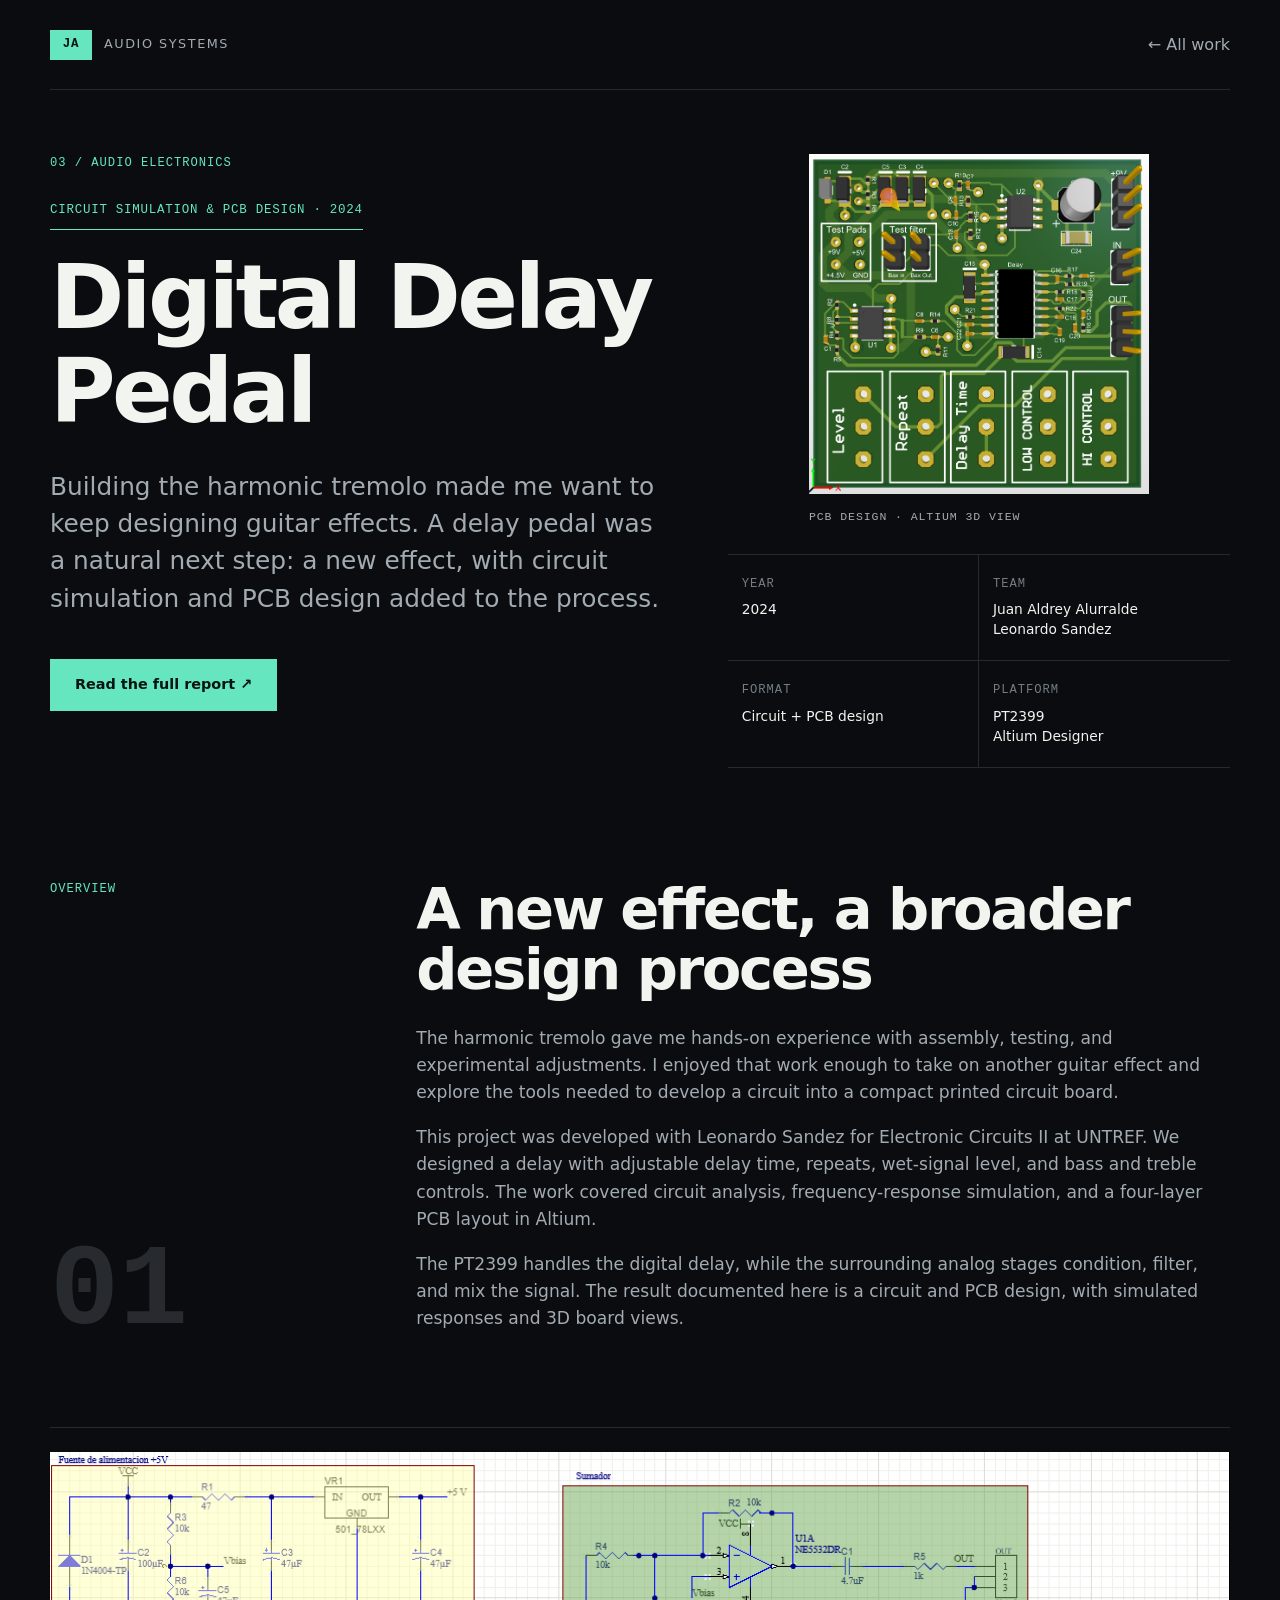
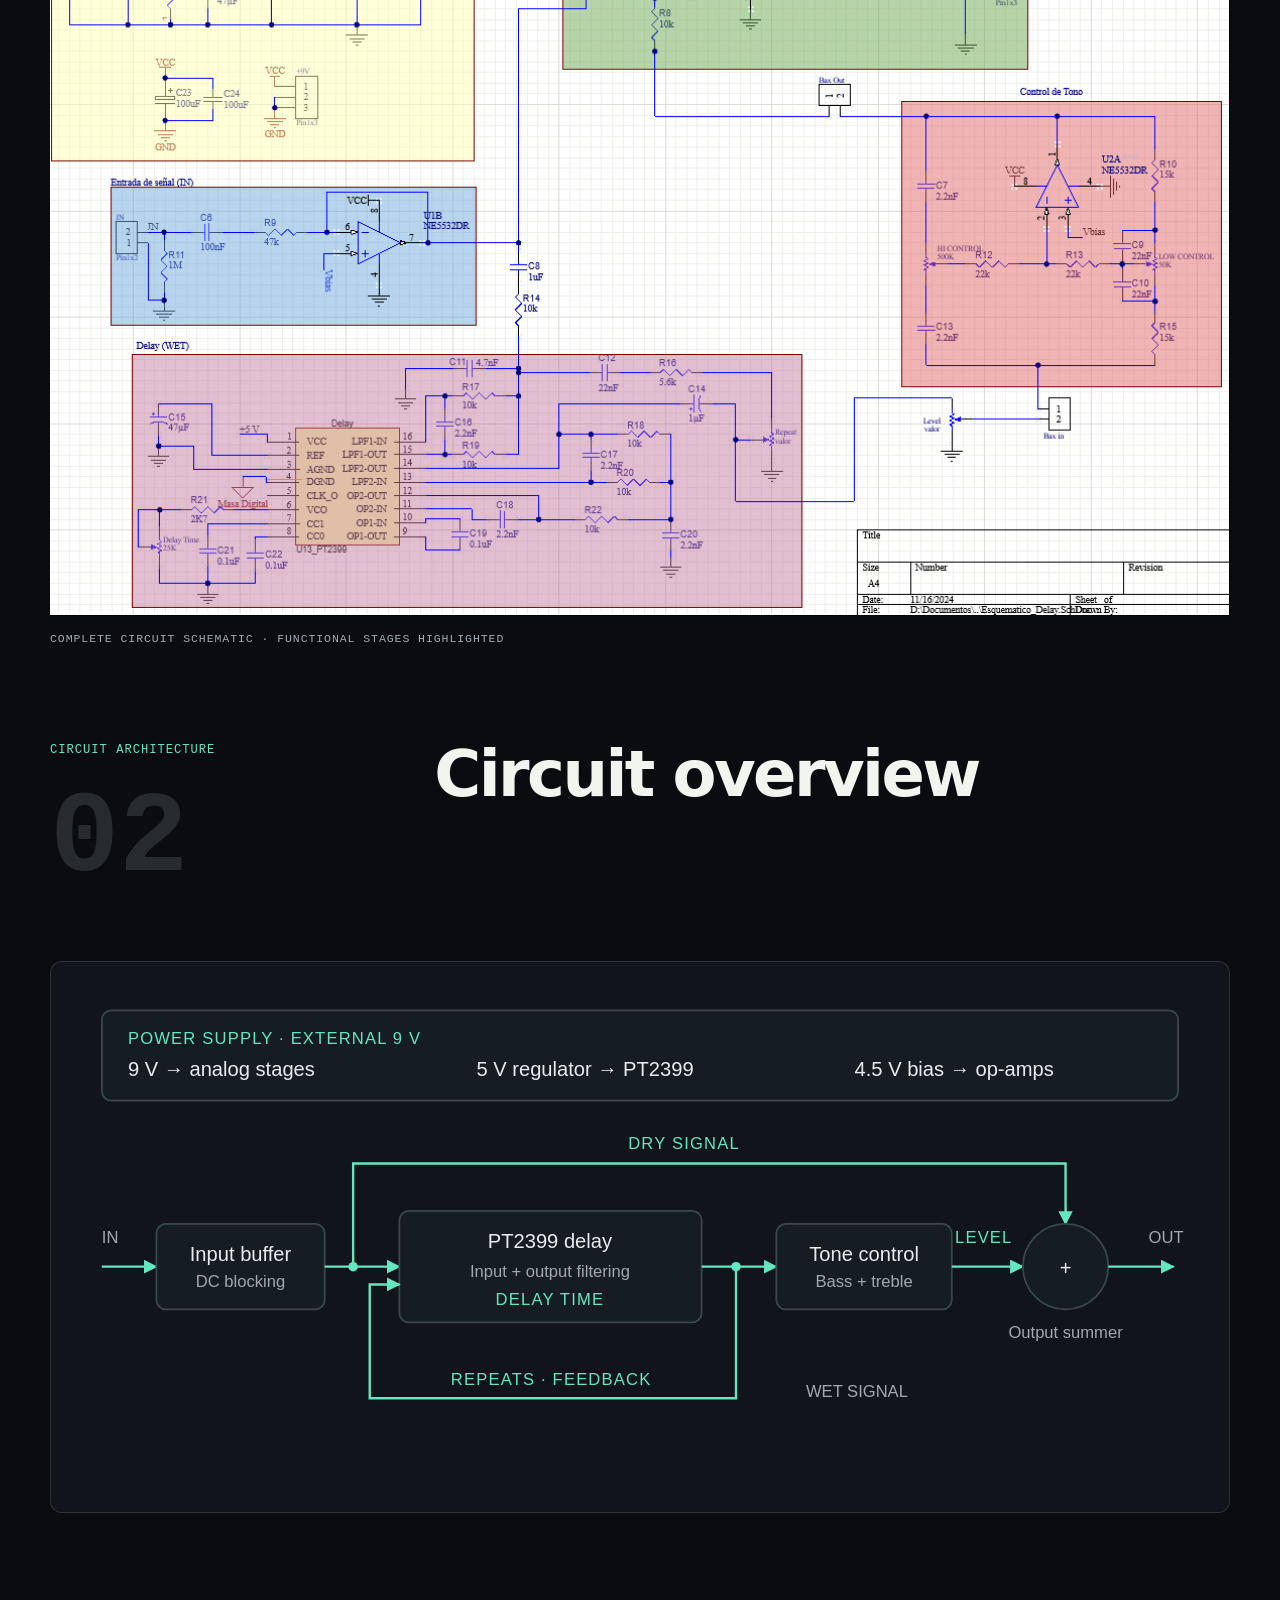
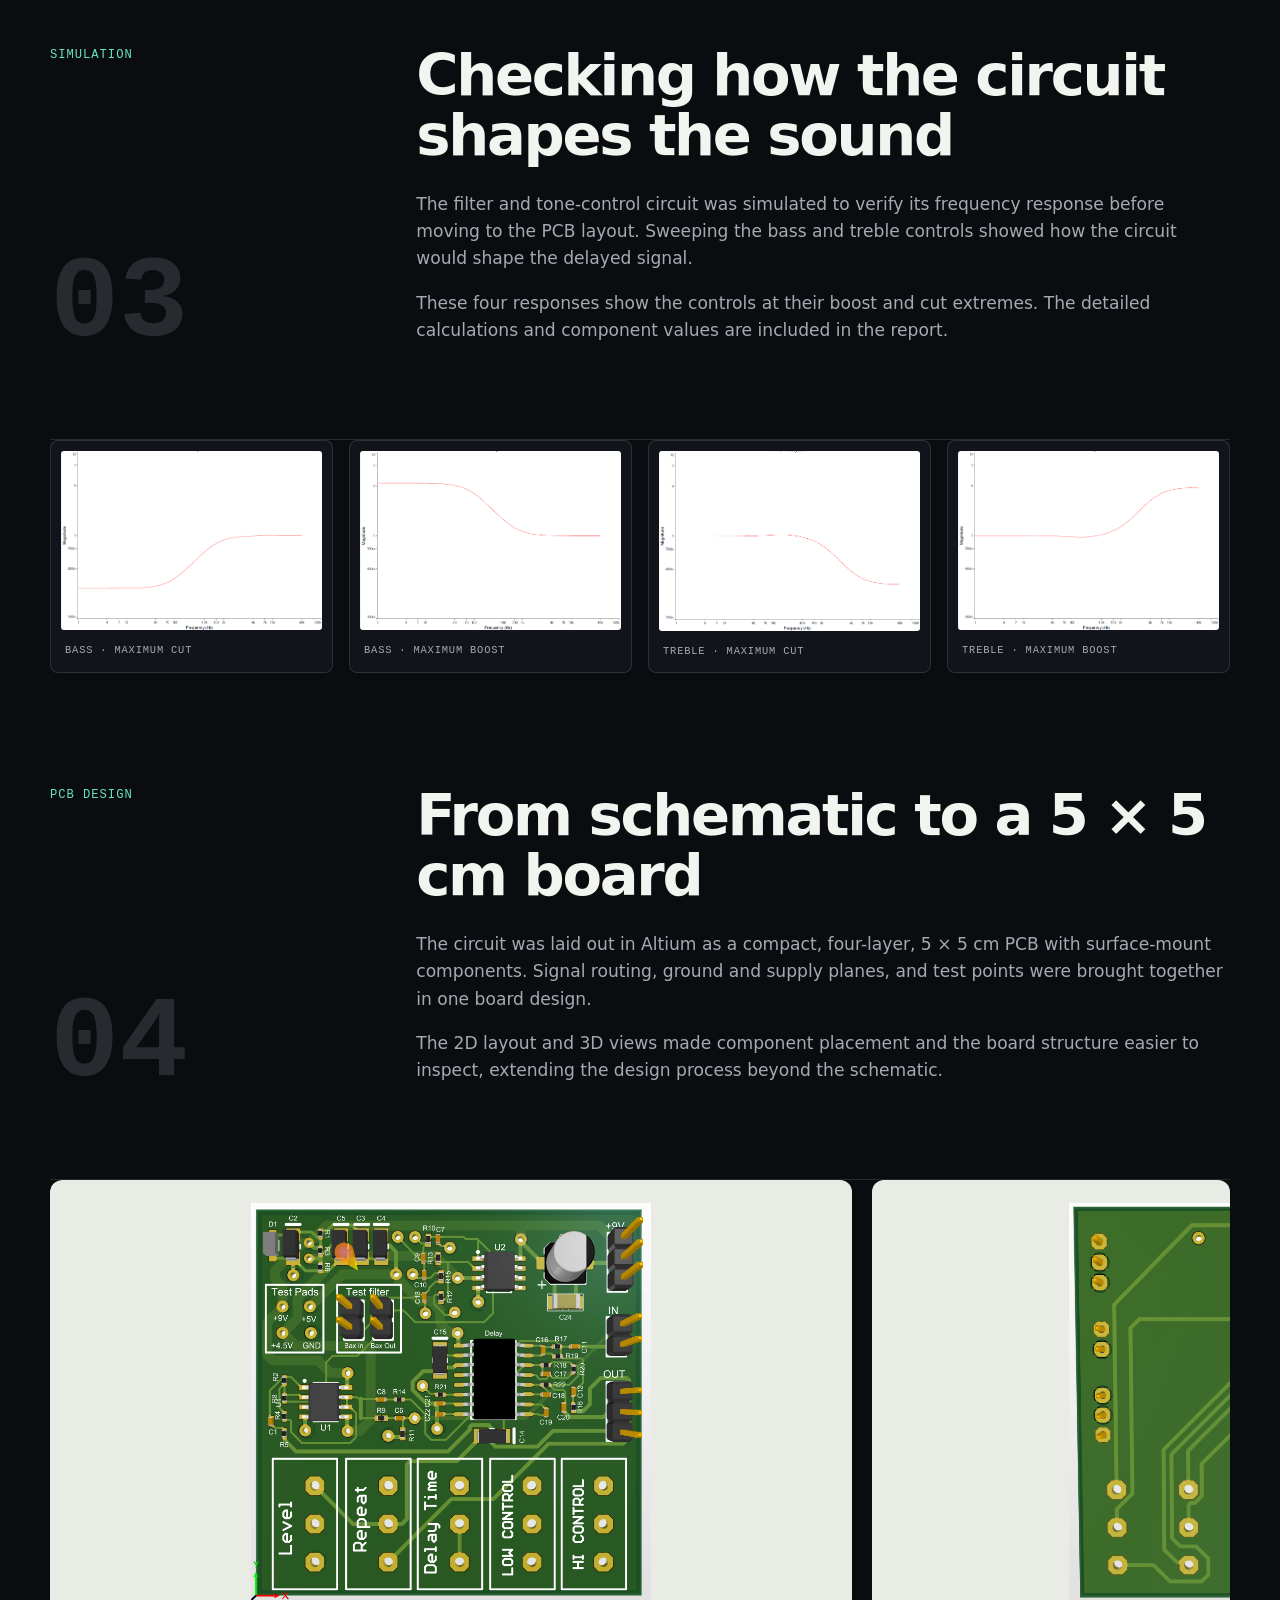
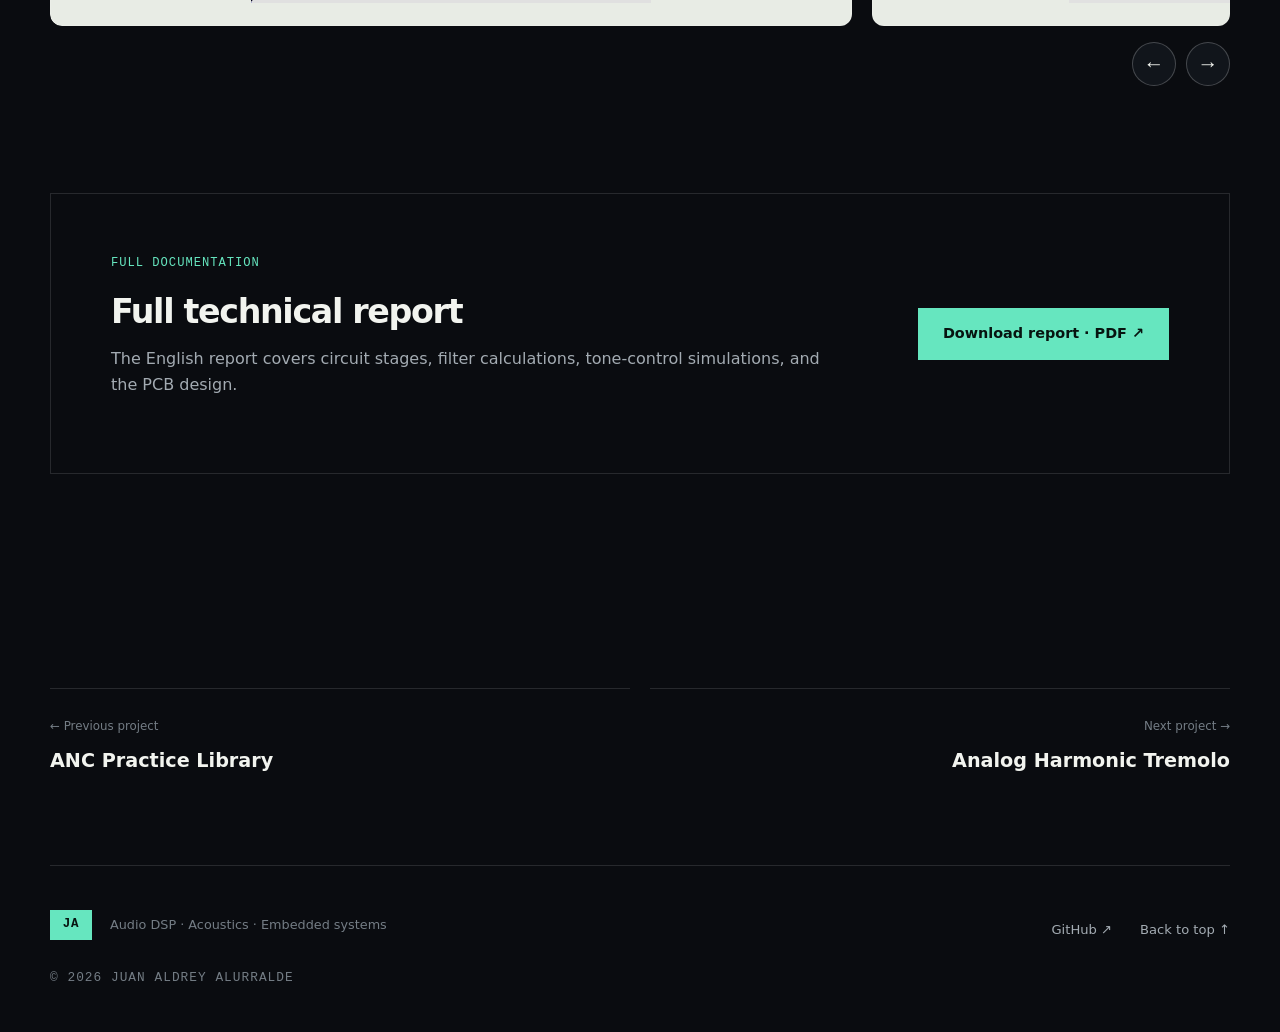
<file: projects/digital-delay/index.html>
<!doctype html>
<html lang="en">
  <head>
    <meta charset="utf-8">
    <meta name="viewport" content="width=device-width, initial-scale=1">
    <meta name="description" content="Digital Delay Pedal — PT2399 circuit design, frequency-response simulation, and a four-layer PCB designed in Altium by Juan Aldrey Alurralde and Leonardo Sandez.">
    <meta name="theme-color" content="#0a0c10">
    <title>Digital Delay Pedal — Juan Aldrey Alurralde</title>
    <link rel="stylesheet" href="../../styles.css?v=20260929delay4">
    <script src="../../script.js?v=20260929pcb1" defer></script>
  </head>
  <body id="top" class="project-page delay-page">
    <header class="site-header">
      <a class="brand" href="../../" aria-label="Juan Aldrey Alurralde, home">
        <span class="brand-mark">JA</span>
        <span class="brand-label">audio systems</span>
      </a>
      <a class="back-link" href="../../">← All work</a>
    </header>

    <main>
<section class="project-hero section-shell">
 <div class="project-hero-copy reveal"><p class="eyebrow">03 / Audio electronics</p><p class="project-presentation-note">Circuit simulation &amp; PCB design · 2024</p><h1>Digital Delay Pedal</h1><p class="project-lead">Building the harmonic tremolo made me want to keep designing guitar effects. A delay pedal was a natural next step: a new effect, with circuit simulation and PCB design added to the process.</p><div class="project-actions"><a class="button button-primary" href="../../downloads/Delay_Pedal_Design_EN.pdf" target="_blank" rel="noreferrer">Read the full report ↗</a></div></div>
 <div class="project-hero-side reveal"><figure class="delay-hero-image"><img src="../../assets/images/delay-pcb-front.png" alt="Altium 3D rendering of the populated delay pedal PCB"><figcaption>PCB design · Altium 3D view</figcaption></figure><dl class="project-facts"><div><dt>Year</dt><dd>2024</dd></div><div><dt>Team</dt><dd>Juan Aldrey Alurralde<br>Leonardo Sandez</dd></div><div><dt>Format</dt><dd>Circuit + PCB design</dd></div><div><dt>Platform</dt><dd>PT2399<br>Altium Designer</dd></div></dl></div>
</section>
<section class="case-section section-shell"><div class="case-label reveal"><p class="eyebrow">Overview</p><span>01</span></div><div class="case-copy reveal"><h2>A new effect, a broader design process</h2><p>The <a href="../harmonic-tremolo/">harmonic tremolo</a> gave me hands-on experience with assembly, testing, and experimental adjustments. I enjoyed that work enough to take on another guitar effect and explore the tools needed to develop a circuit into a compact printed circuit board.</p><p>This project was developed with Leonardo Sandez for Electronic Circuits II at UNTREF. We designed a delay with adjustable delay time, repeats, wet-signal level, and bass and treble controls. The work covered circuit analysis, frequency-response simulation, and a four-layer PCB layout in Altium.</p><p>The PT2399 handles the digital delay, while the surrounding analog stages condition, filter, and mix the signal. The result documented here is a circuit and PCB design, with simulated responses and 3D board views.</p></div></section><div class="section-shell delay-schematic"><figure class="delay-figure reveal"><img src="../../assets/images/delay-schematic.png" alt="Complete delay schematic with power supply, input, PT2399, tone control, and output summer" loading="lazy"><figcaption>Complete circuit schematic · functional stages highlighted</figcaption></figure></div><section class="section-shell delay-architecture section-block"><div class="section-heading numbered-section-heading reveal"><div class="numbered-heading-label"><p class="eyebrow">Circuit architecture</p><span aria-hidden="true">02</span></div><h2>Circuit overview</h2></div><div class="delay-flow-frame reveal"><img src="../../assets/images/delay-signal-flow.svg" alt="Input buffer splits into dry and wet paths. Wet signal passes through filters and PT2399 delay, then tone control and level before mixing with dry signal. Repeats feedback returns the delayed signal to its input. A 9 V supply powers analog stages, a regulator supplies 5 V to PT2399, and a 4.5 V reference biases the op-amps."></div></section><section class="case-section section-shell"><div class="case-label reveal"><p class="eyebrow">Simulation</p><span>03</span></div><div class="case-copy reveal"><h2>Checking how the circuit shapes the sound</h2><p>The filter and tone-control circuit was simulated to verify its frequency response before moving to the PCB layout. Sweeping the bass and treble controls showed how the circuit would shape the delayed signal.</p><p>These four responses show the controls at their boost and cut extremes. The detailed calculations and component values are included in the report.</p></div></section><div class="section-shell delay-plot-grid"><figure class="delay-figure reveal"><img src="../../assets/images/delay-bass-cut.png" alt="Simulated response with maximum bass attenuation" loading="lazy"><figcaption>Bass · maximum cut</figcaption></figure><figure class="delay-figure reveal"><img src="../../assets/images/delay-bass-boost.png" alt="Simulated response with maximum bass boost" loading="lazy"><figcaption>Bass · maximum boost</figcaption></figure><figure class="delay-figure reveal"><img src="../../assets/images/delay-treble-cut.png" alt="Simulated response with maximum treble attenuation" loading="lazy"><figcaption>Treble · maximum cut</figcaption></figure><figure class="delay-figure reveal"><img src="../../assets/images/delay-treble-boost.png" alt="Simulated response with maximum treble boost" loading="lazy"><figcaption>Treble · maximum boost</figcaption></figure></div><section class="case-section section-shell"><div class="case-label reveal"><p class="eyebrow">PCB design</p><span>04</span></div><div class="case-copy reveal"><h2>From schematic to a 5 × 5 cm board</h2><p>The circuit was laid out in Altium as a compact, four-layer, 5 × 5 cm PCB with surface-mount components. Signal routing, ground and supply planes, and test points were brought together in one board design.</p><p>The 2D layout and 3D views made component placement and the board structure easier to inspect, extending the design process beyond the schematic.</p></div></section><div class="section-shell delay-board-carousel reveal" data-board-carousel><div class="delay-board-track" tabindex="0" aria-label="PCB views; scroll horizontally to explore"><figure><img src="../../assets/images/delay-pcb-front.png" alt="Component side of the delay PCB, Altium 3D rendering" loading="lazy"></figure><figure><img src="../../assets/images/delay-pcb-back.png" alt="Back side of the delay PCB, Altium 3D rendering" loading="lazy"></figure><figure><img src="../../assets/images/delay-pcb-routing.png" alt="Four-layer PCB routing in Altium" loading="lazy"></figure><figure><img src="../../assets/images/delay-pcb-layers.png" alt="PCB layer structure in Altium" loading="lazy"></figure></div><div class="delay-board-controls"><button type="button" data-board-prev aria-label="Previous PCB view">←</button><button type="button" data-board-next aria-label="Next PCB view">→</button></div></div><section class="report-section section-block"><div class="section-shell"><div class="report-callout reveal"><div><p class="eyebrow">Full documentation</p><h3>Full technical report</h3><p>The English report covers circuit stages, filter calculations, tone-control simulations, and the PCB design.</p></div><a class="button button-primary" href="../../downloads/Delay_Pedal_Design_EN.pdf" target="_blank" rel="noreferrer">Download report · PDF ↗</a></div></div></section><nav class="project-pagination section-shell" aria-label="Project navigation">
        <a href="../anc-practice-library/"><span>← Previous project</span><strong>ANC Practice Library</strong></a>
        <a href="../harmonic-tremolo/"><span>Next project →</span><strong>Analog Harmonic Tremolo</strong></a>
      </nav></main>    <footer class="site-footer section-shell">
      <div>
        <span class="brand-mark">JA</span>
        <p>Audio DSP · Acoustics · Embedded systems</p>
      </div>
      <div class="footer-links">
        <a href="https://github.com/JuanAldrey" target="_blank" rel="noreferrer">GitHub ↗</a>
        <a href="#top">Back to top ↑</a>
      </div>
      <p class="copyright">© <span data-year></span> Juan Aldrey Alurralde</p>
    </footer>
  </body>
</html>
</file>
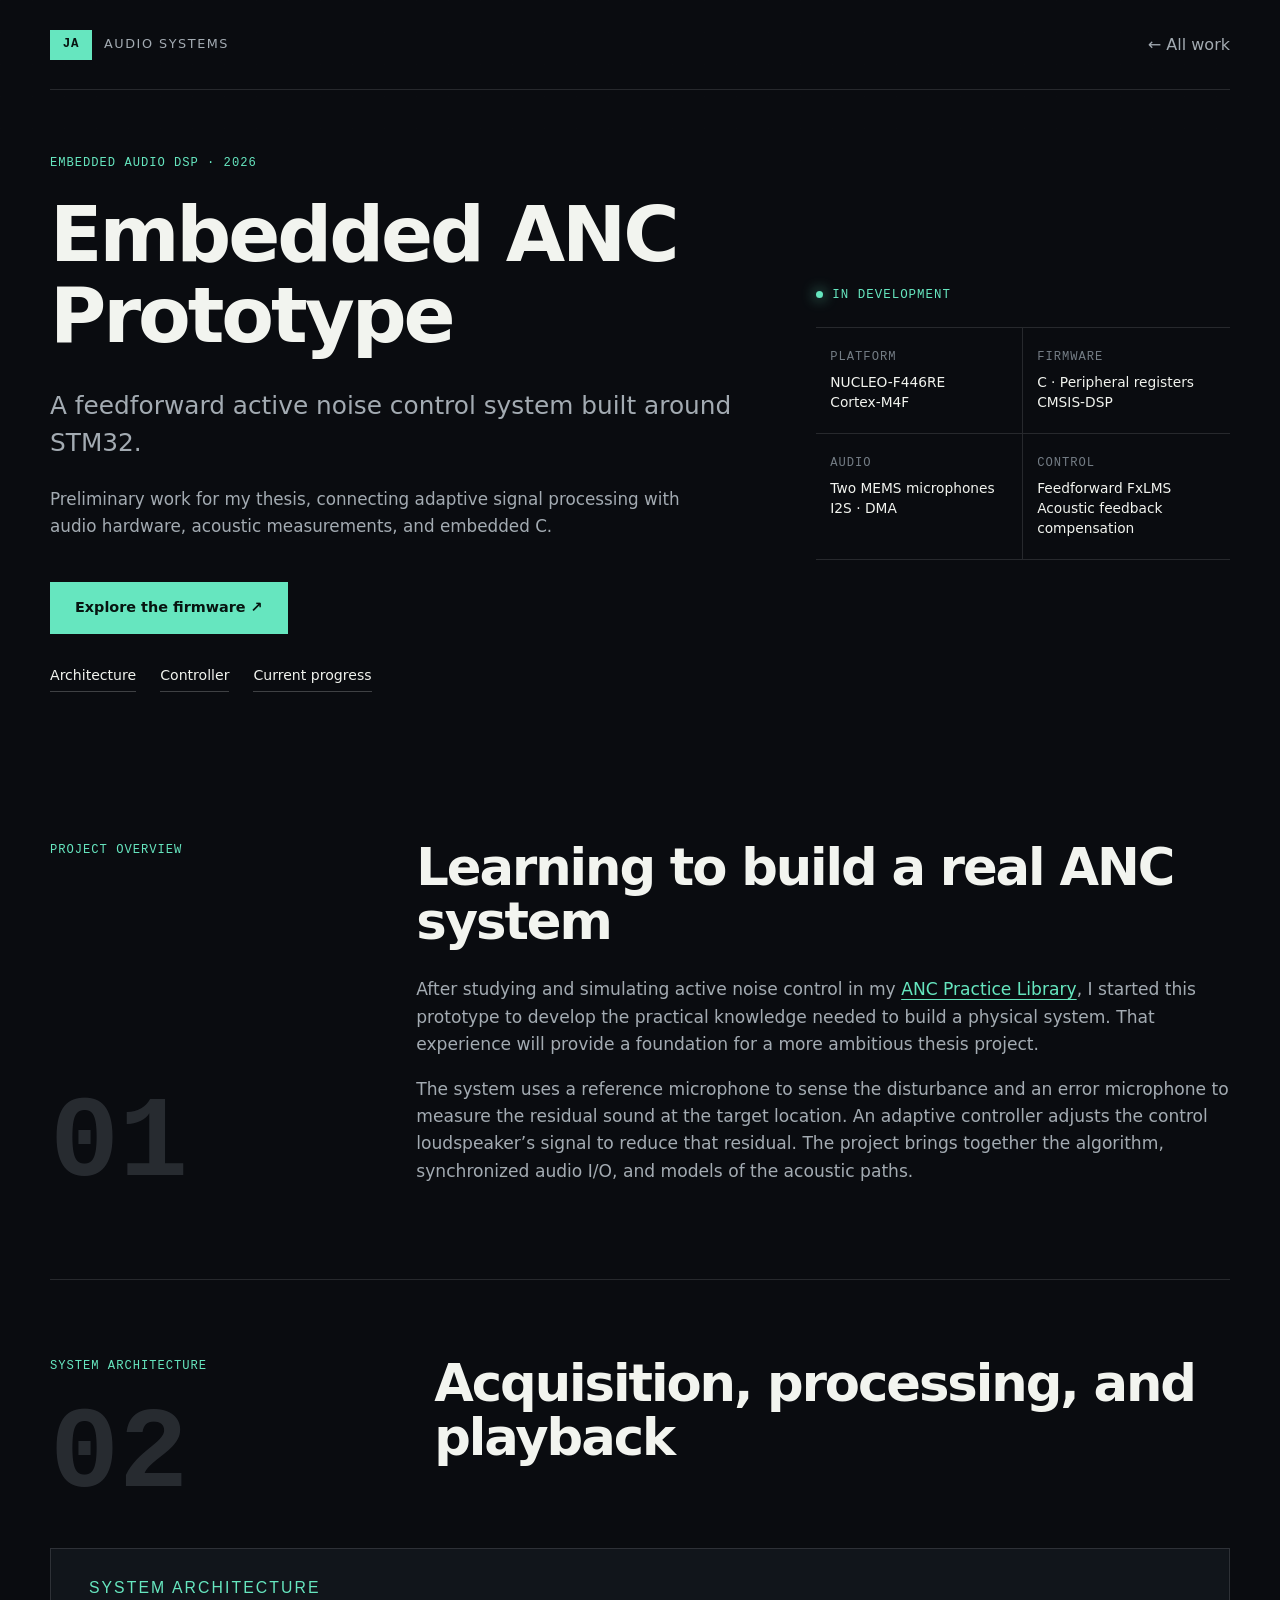
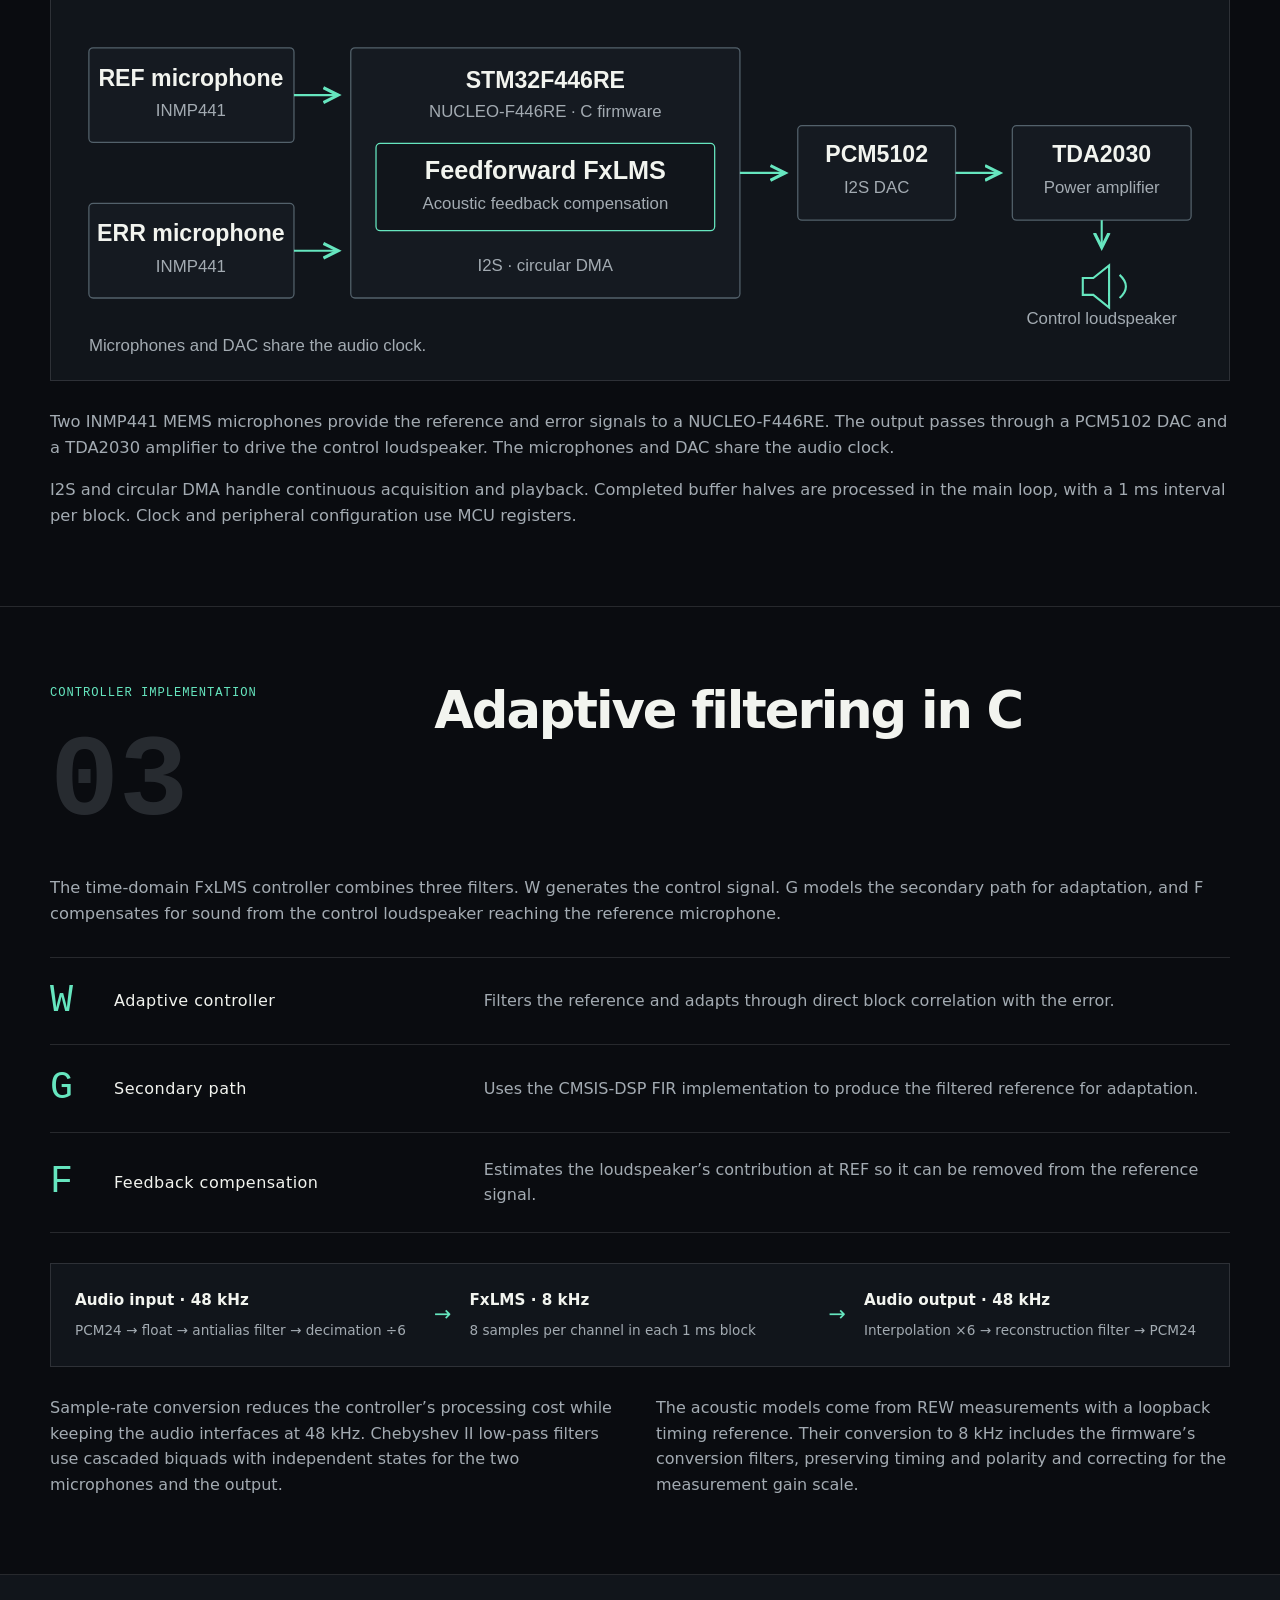
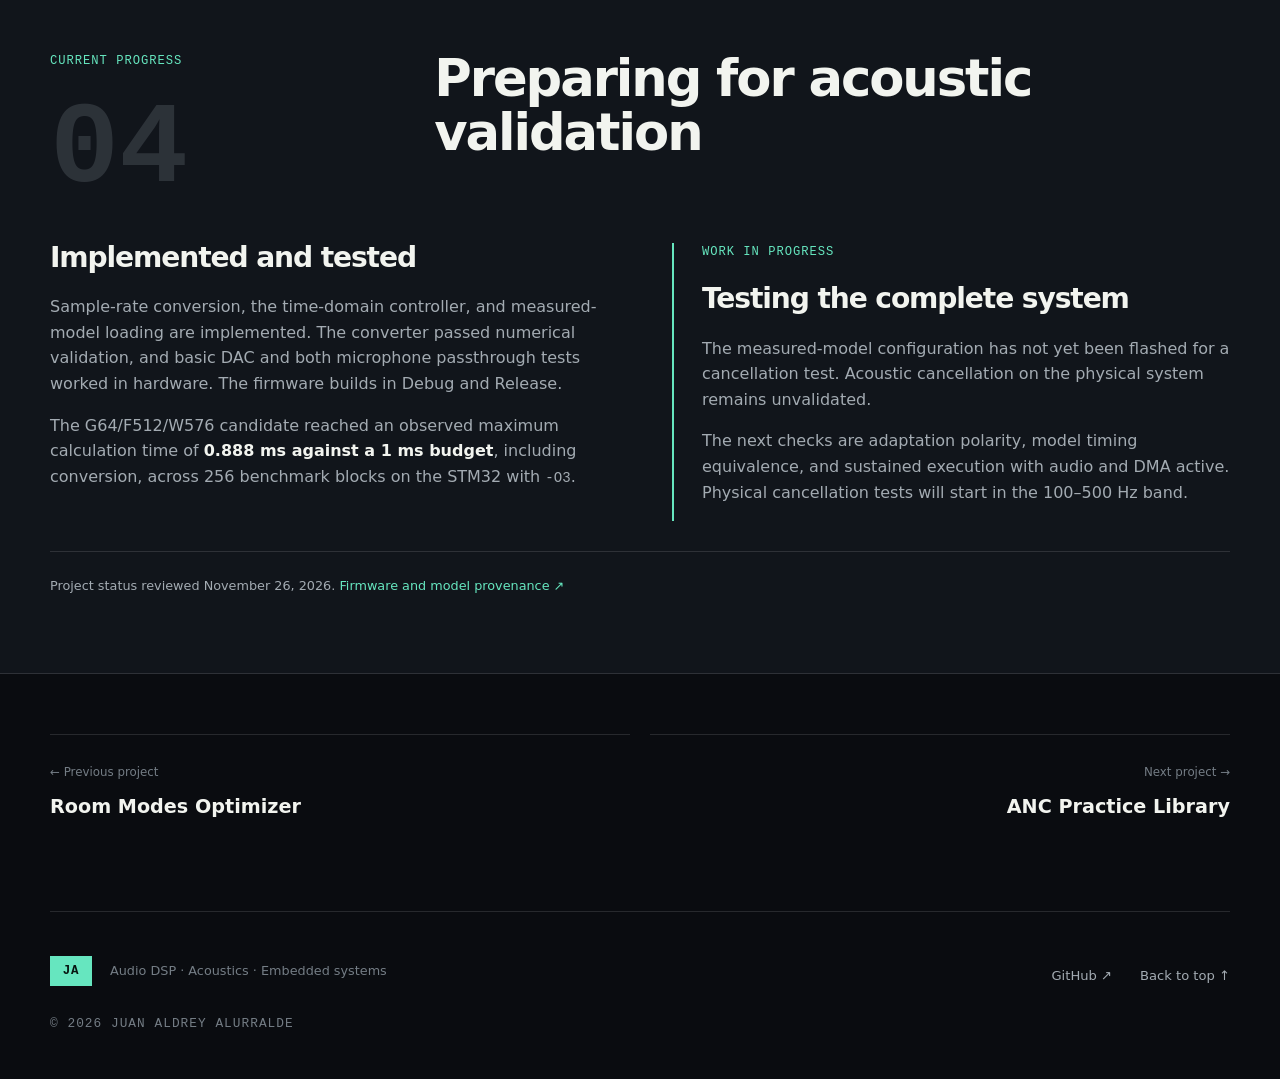
<file: projects/embedded-anc/index.html>
<!doctype html>
<html lang="en">
  <head>
    <meta charset="utf-8">
    <meta name="viewport" content="width=device-width, initial-scale=1">
    <meta name="description" content="A feedforward active noise control prototype combining STM32 firmware, synchronized audio acquisition, adaptive filtering, and measured acoustic paths. Preliminary work for a thesis.">
    <meta name="theme-color" content="#0a0c10">
    <title>Embedded ANC Prototype — Juan Aldrey Alurralde</title>
    <link rel="stylesheet" href="../../styles.css?v=20261126b">
    <link rel="stylesheet" href="embedded-anc.css?v=20261126b">
    <script src="../../script.js" defer></script>
  </head>
  <body id="top" class="project-page embedded-page">
    <a class="embedded-skip" href="#main">Skip to content</a>
    <header class="site-header">
      <a class="brand" href="../../" aria-label="Juan Aldrey Alurralde, home"><span class="brand-mark">JA</span><span class="brand-label">audio systems</span></a>
      <a class="back-link" href="../../#work">← All work</a>
    </header>

    <main id="main">
      <section class="project-hero section-shell">
        <div>
          <p class="eyebrow">Embedded audio DSP · 2026</p>
          <h1>Embedded ANC<br>Prototype</h1>
          <p class="project-lead">A feedforward active noise control system built around STM32.</p>
          <p class="embedded-intro">Preliminary work for my thesis, connecting adaptive signal processing with audio hardware, acoustic measurements, and embedded C.</p>
          <div class="project-actions"><a class="button button-primary" href="https://github.com/JuanAldrey/ANC" target="_blank" rel="noreferrer">Explore the firmware ↗</a></div>
          <nav class="embedded-jump-links" aria-label="On this page"><a href="#architecture">Architecture</a><a href="#controller">Controller</a><a href="#progress">Current progress</a></nav>
        </div>
        <aside class="embedded-hero-side" aria-label="Project at a glance">
          <div class="embedded-status"><span class="status-dot" aria-hidden="true"></span>In development</div>
          <dl class="project-facts">
            <div><dt>Platform</dt><dd>NUCLEO-F446RE<br>Cortex-M4F</dd></div>
            <div><dt>Firmware</dt><dd>C · Peripheral registers<br>CMSIS-DSP</dd></div>
            <div><dt>Audio</dt><dd>Two MEMS microphones<br>I2S · DMA</dd></div>
            <div><dt>Control</dt><dd>Feedforward FxLMS<br>Acoustic feedback compensation</dd></div>
          </dl>
        </aside>
      </section>

      <section id="intent" class="case-section section-shell">
        <div class="case-label"><p class="eyebrow">Project overview</p><span aria-hidden="true">01</span></div>
        <div class="case-copy">
          <h2>Learning to build a real ANC system</h2>
          <p>After studying and simulating active noise control in my <a href="../anc-practice-library/">ANC Practice Library</a>, I started this prototype to develop the practical knowledge needed to build a physical system. That experience will provide a foundation for a more ambitious thesis project.</p>
          <p>The system uses a reference microphone to sense the disturbance and an error microphone to measure the residual sound at the target location. An adaptive controller adjusts the control loudspeaker’s signal to reduce that residual. The project brings together the algorithm, synchronized audio I/O, and models of the acoustic paths.</p>
        </div>
      </section>

      <section id="architecture" class="embedded-section section-shell">
        <div class="section-heading numbered-section-heading"><div class="numbered-heading-label"><p class="eyebrow">System architecture</p><span aria-hidden="true">02</span></div><h2>Acquisition, processing, and playback</h2></div>
        <figure class="embedded-figure">
          <div class="embedded-scroll" tabindex="0" role="region" aria-label="Hardware architecture diagram. Scroll horizontally on small screens."><img class="embedded-flow-image" src="../../assets/images/embedded-anc-signal-flow.svg?v=20261126b" width="1120" height="410" alt="Reference and error INMP441 microphones feed an STM32F446RE running FxLMS with acoustic feedback compensation. Its output passes through a PCM5102 DAC and TDA2030 amplifier to the control loudspeaker. Microphones and DAC share the audio clock."></div>
          <p class="embedded-pan-hint">Scroll diagram horizontally →</p>
        </figure>
        <div class="embedded-description">
          <p>Two INMP441 MEMS microphones provide the reference and error signals to a NUCLEO-F446RE. The output passes through a PCM5102 DAC and a TDA2030 amplifier to drive the control loudspeaker. The microphones and DAC share the audio clock.</p>
          <p>I2S and circular DMA handle continuous acquisition and playback. Completed buffer halves are processed in the main loop, with a 1 ms interval per block. Clock and peripheral configuration use MCU registers.</p>
        </div>
      </section>

      <section id="controller" class="embedded-controller-section">
        <div class="embedded-section section-shell">
          <div class="section-heading numbered-section-heading"><div class="numbered-heading-label"><p class="eyebrow">Controller implementation</p><span aria-hidden="true">03</span></div><h2>Adaptive filtering in C</h2></div>
          <p class="embedded-description">The time-domain FxLMS controller combines three filters. W generates the control signal. G models the secondary path for adaptation, and F compensates for sound from the control loudspeaker reaching the reference microphone.</p>
          <dl class="embedded-filter-roles">
            <div><dt><span class="embedded-filter-symbol">W</span><span>Adaptive controller</span></dt><dd>Filters the reference and adapts through direct block correlation with the error.</dd></div>
            <div><dt><span class="embedded-filter-symbol">G</span><span>Secondary path</span></dt><dd>Uses the CMSIS-DSP FIR implementation to produce the filtered reference for adaptation.</dd></div>
            <div><dt><span class="embedded-filter-symbol">F</span><span>Feedback compensation</span></dt><dd>Estimates the loudspeaker’s contribution at REF so it can be removed from the reference signal.</dd></div>
          </dl>
          <div class="embedded-rate-summary" aria-label="Audio processing rates">
            <div><strong>Audio input · 48 kHz</strong><span>PCM24 → float → antialias filter → decimation ÷6</span></div>
            <span class="embedded-rate-arrow" aria-hidden="true">→</span>
            <div><strong>FxLMS · 8 kHz</strong><span>8 samples per channel in each 1 ms block</span></div>
            <span class="embedded-rate-arrow" aria-hidden="true">→</span>
            <div><strong>Audio output · 48 kHz</strong><span>Interpolation ×6 → reconstruction filter → PCM24</span></div>
          </div>
          <div class="embedded-controller-notes">
            <p>Sample-rate conversion reduces the controller’s processing cost while keeping the audio interfaces at 48 kHz. Chebyshev II low-pass filters use cascaded biquads with independent states for the two microphones and the output.</p>
            <p>The acoustic models come from REW measurements with a loopback timing reference. Their conversion to 8 kHz includes the firmware’s conversion filters, preserving timing and polarity and correcting for the measurement gain scale.</p>
          </div>
        </div>
      </section>

      <section id="progress" class="embedded-progress">
        <div class="section-shell embedded-section">
          <div class="section-heading numbered-section-heading"><div class="numbered-heading-label"><p class="eyebrow">Current progress</p><span aria-hidden="true">04</span></div><h2>Preparing for acoustic validation</h2></div>
          <div class="embedded-progress-grid">
            <div>
              <h3>Implemented and tested</h3>
              <p>Sample-rate conversion, the time-domain controller, and measured-model loading are implemented. The converter passed numerical validation, and basic DAC and both microphone passthrough tests worked in hardware. The firmware builds in Debug and Release.</p>
              <p>The G64/F512/W576 candidate reached an observed maximum calculation time of <strong>0.888 ms against a 1 ms budget</strong>, including conversion, across 256 benchmark blocks on the STM32 with <code>-O3</code>.</p>
            </div>
            <div class="embedded-next">
              <p class="eyebrow">Work in progress</p><h3>Testing the complete system</h3>
              <p>The measured-model configuration has not yet been flashed for a cancellation test. Acoustic cancellation on the physical system remains unvalidated.</p>
              <p>The next checks are adaptation polarity, model timing equivalence, and sustained execution with audio and DMA active. Physical cancellation tests will start in the 100–500 Hz band.</p>
            </div>
          </div>
          <p class="embedded-updated">Project status reviewed <time datetime="2026-11-26">November 26, 2026</time>. <a href="https://github.com/JuanAldrey/ANC" target="_blank" rel="noreferrer">Firmware and model provenance ↗</a></p>
        </div>
      </section>

      <nav class="project-pagination section-shell" aria-label="Project navigation">
        <a href="../room-modal-optimizer/"><span>← Previous project</span><strong>Room Modes Optimizer</strong></a>
        <a href="../anc-practice-library/"><span>Next project →</span><strong>ANC Practice Library</strong></a>
      </nav>
    </main>
    <footer class="site-footer section-shell"><div><span class="brand-mark">JA</span><p>Audio DSP · Acoustics · Embedded systems</p></div><div class="footer-links"><a href="https://github.com/JuanAldrey" target="_blank" rel="noreferrer">GitHub ↗</a><a href="#top">Back to top ↑</a></div><p class="copyright">© <span data-year></span> Juan Aldrey Alurralde</p></footer>
  </body>
</html>
</file>
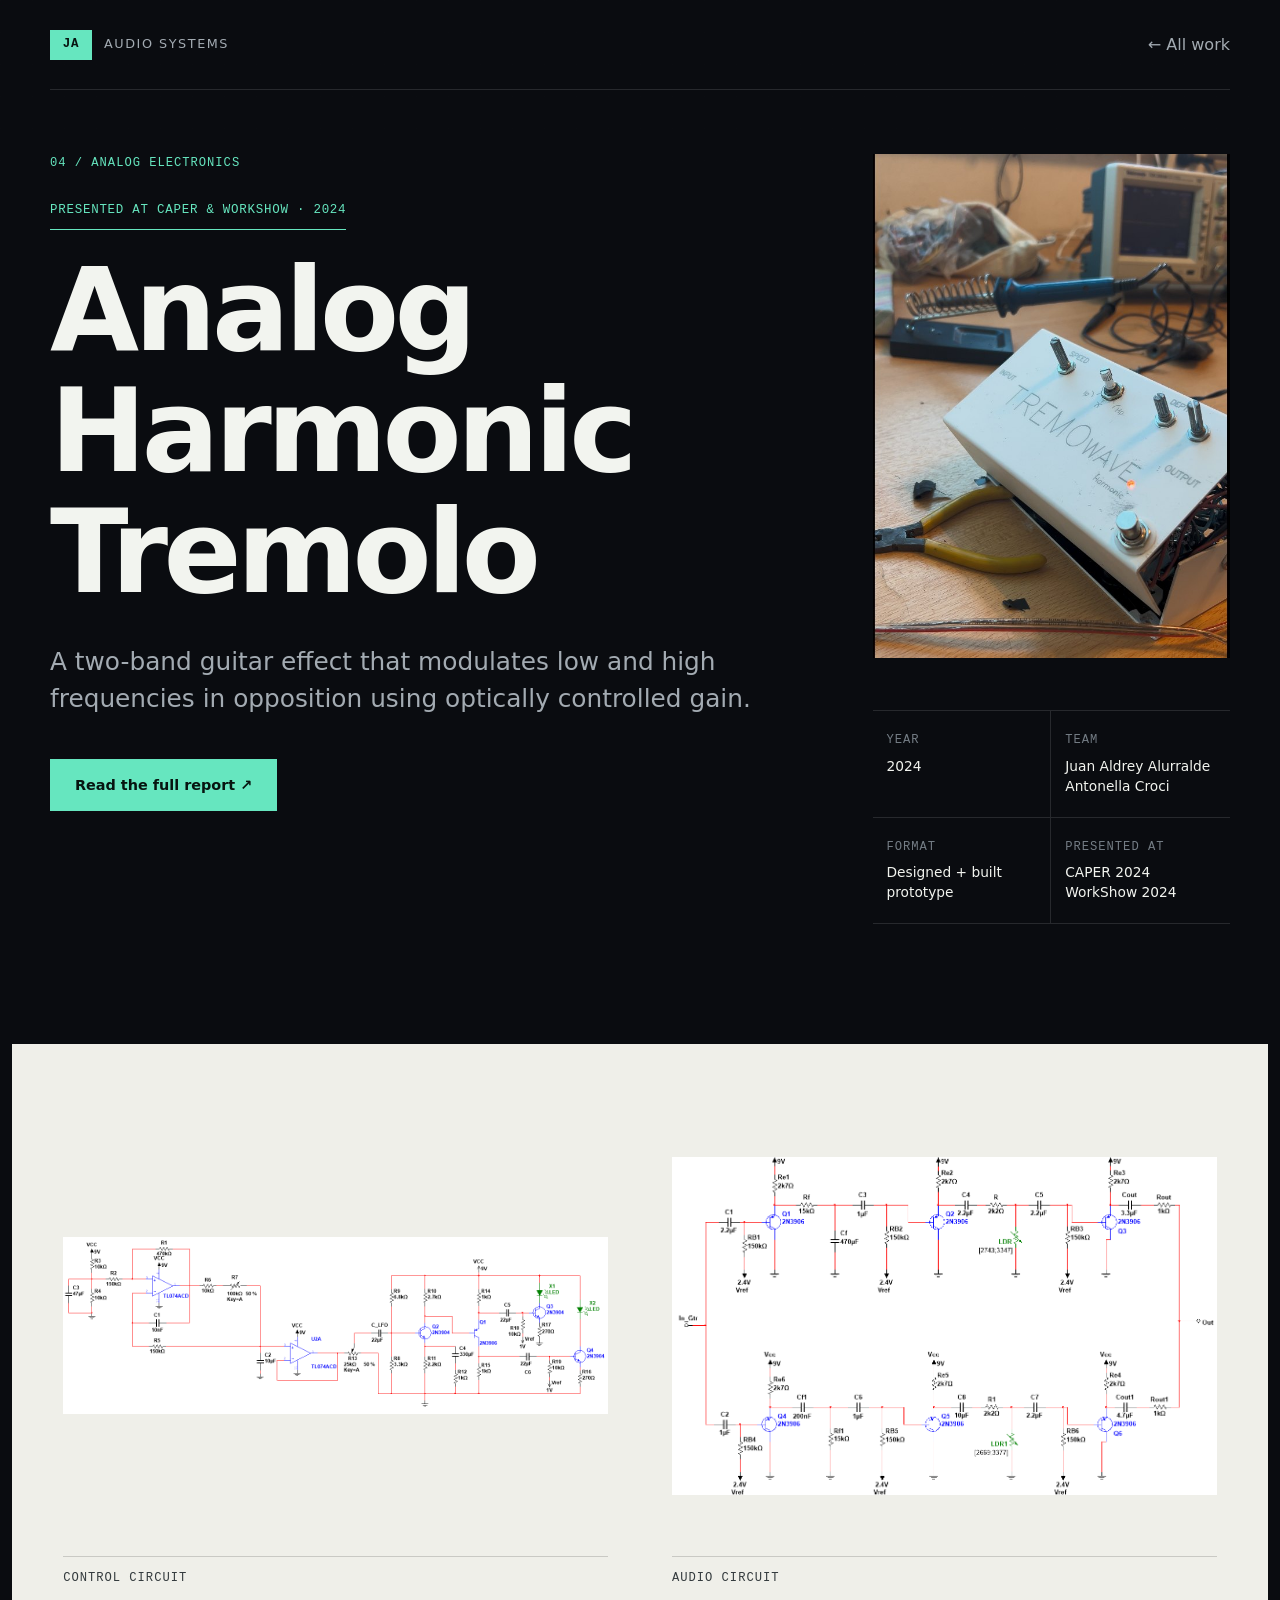
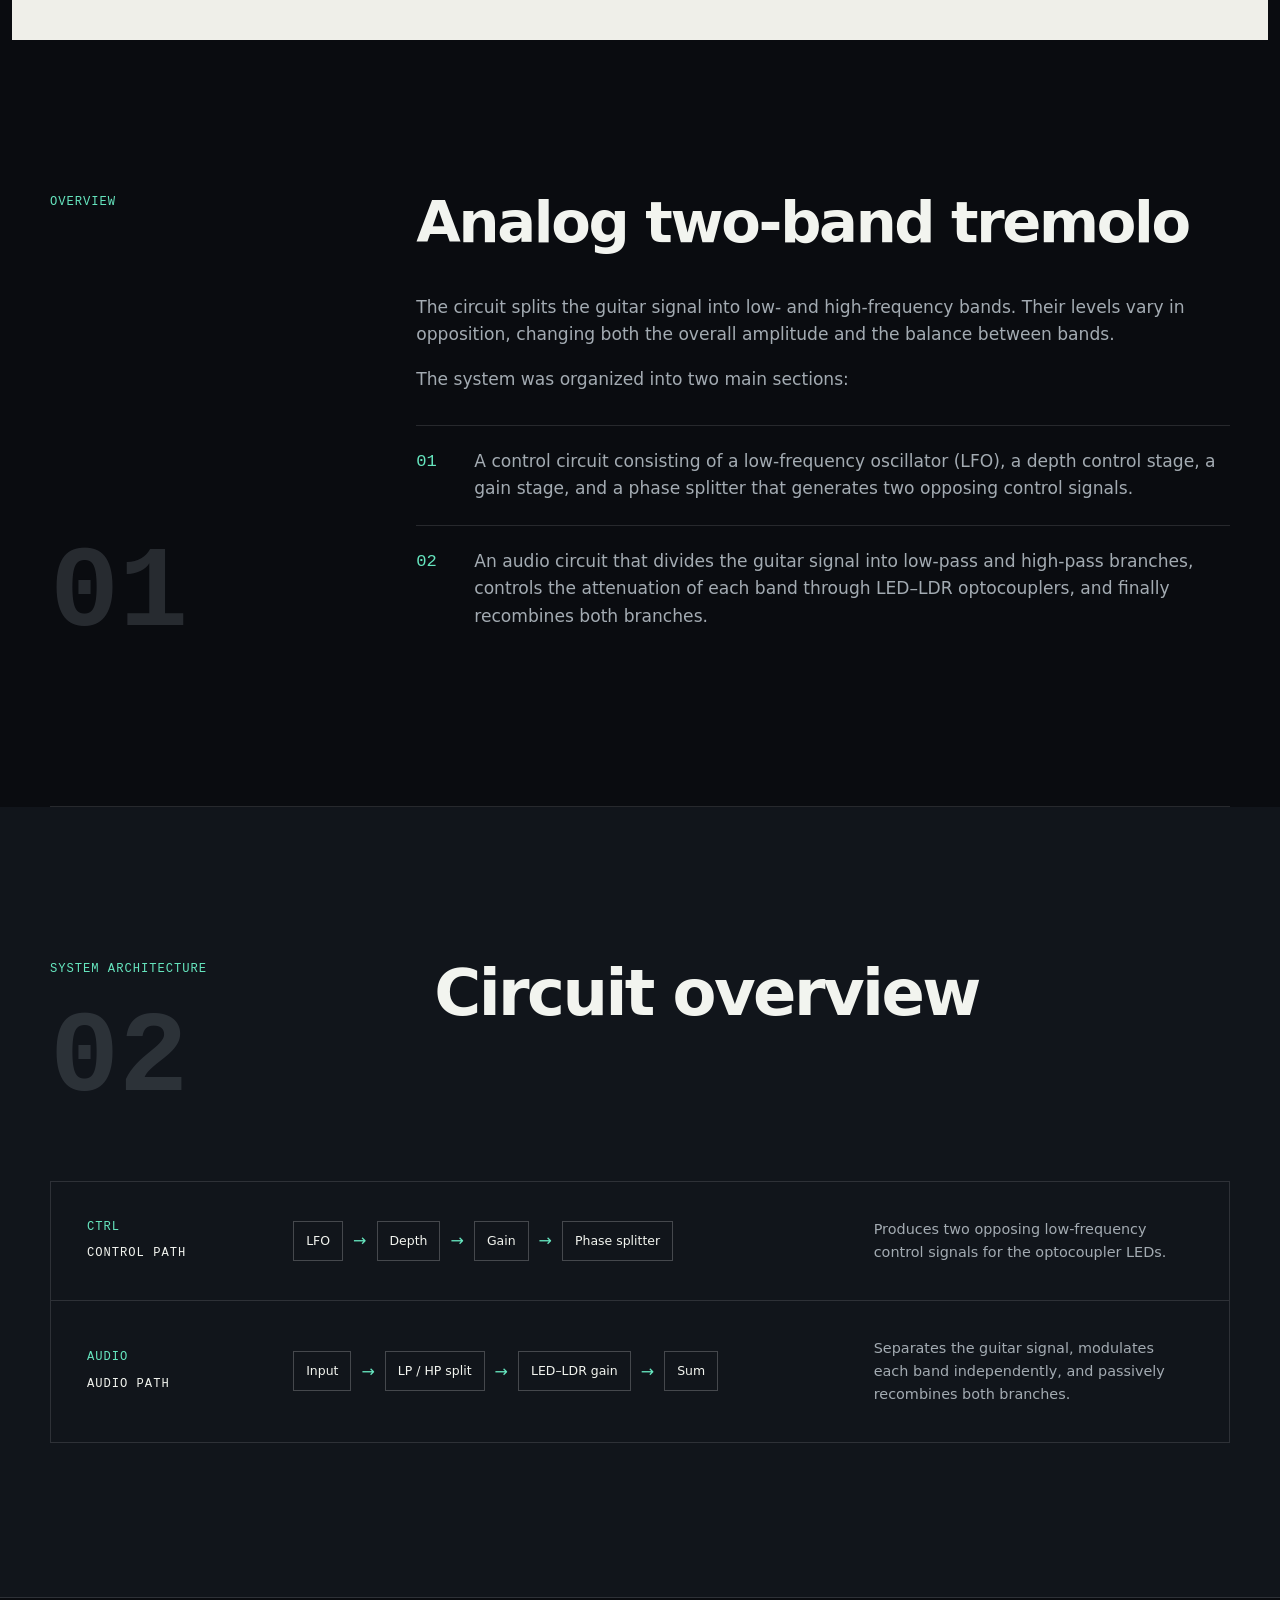
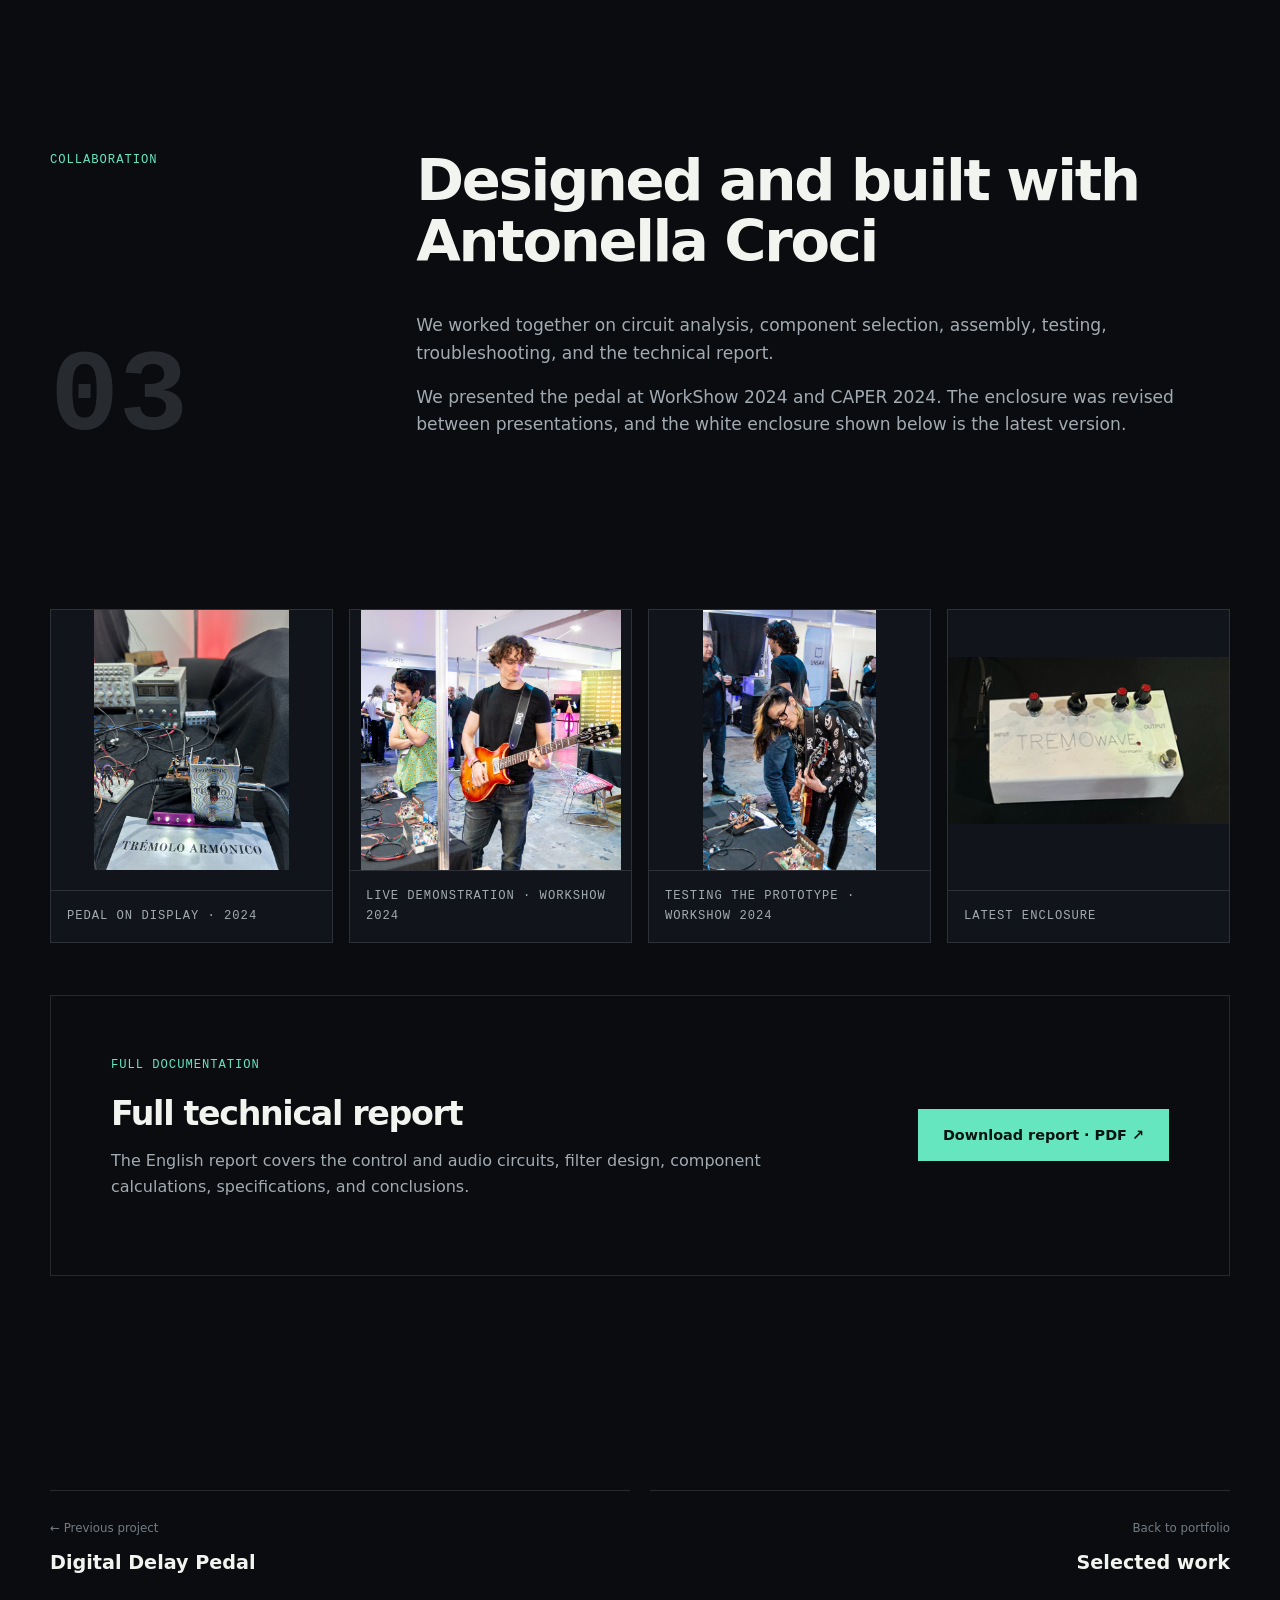
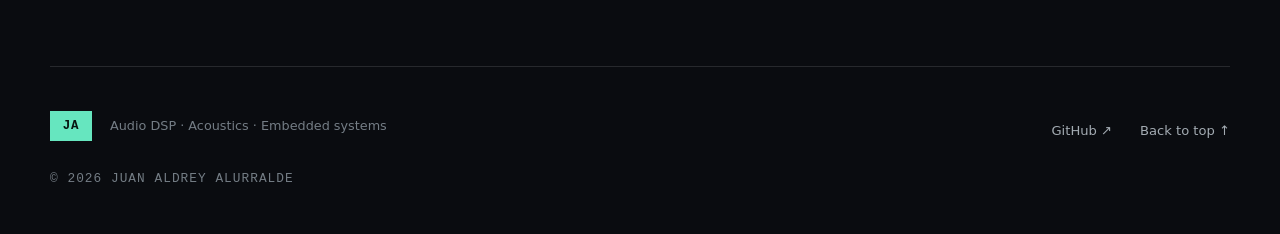
<file: projects/harmonic-tremolo/index.html>
<!doctype html>
<html lang="en">
  <head>
    <meta charset="utf-8">
    <meta name="viewport" content="width=device-width, initial-scale=1">
    <meta name="description" content="Analog Harmonic Tremolo — circuit design, prototype, and technical report by Juan Aldrey Alurralde and Antonella Croci.">
    <meta name="theme-color" content="#0a0c10">
    <title>Analog Harmonic Tremolo — Juan Aldrey Alurralde</title>
    <link rel="stylesheet" href="../../styles.css?v=20260929a">
    <script src="../../script.js" defer></script>
  </head>
  <body id="top" class="project-page tremolo-page">
    <header class="site-header">
      <a class="brand" href="../../" aria-label="Juan Aldrey Alurralde, home">
        <span class="brand-mark">JA</span>
        <span class="brand-label">audio systems</span>
      </a>
      <a class="back-link" href="../../">← All work</a>
    </header>

    <main>
      <section class="project-hero section-shell">
        <div class="project-hero-copy reveal">
          <p class="eyebrow">04 / Analog electronics</p>
          <p class="project-presentation-note">Presented at CAPER &amp; WorkShow · 2024</p>
          <h1>Analog Harmonic Tremolo</h1>
          <p class="project-lead">A two-band guitar effect that modulates low and high frequencies in opposition using optically controlled gain.</p>
          <div class="project-actions">
            <a class="button button-primary" href="../../downloads/Analog_Harmonic_Tremolo_EN.pdf" target="_blank">Read the full report ↗</a>
          </div>
        </div>
        <div class="project-hero-side reveal">
          <figure class="tremolo-hero-image">
            <img src="../../assets/images/tremolo-workbench-hero.jpg" alt="Harmonic tremolo pedal prototype on a workbench beside an oscilloscope">
          </figure>
          <dl class="project-facts">
            <div><dt>Year</dt><dd>2024</dd></div>
            <div><dt>Team</dt><dd>Juan Aldrey Alurralde<br>Antonella Croci</dd></div>
            <div><dt>Format</dt><dd>Designed + built prototype</dd></div>
            <div><dt>Presented at</dt><dd>CAPER 2024<br>WorkShow 2024</dd></div>
          </dl>
        </div>
      </section>

      <section class="wide-visual reveal">
        <div class="wide-visual-grid">
          <figure>
            <img src="../../assets/images/tremolo-control-circuit.png" alt="Complete control circuit schematic">
            <figcaption>Control circuit</figcaption>
          </figure>
          <figure>
            <img src="../../assets/images/tremolo-audio-circuit.png" alt="Complete audio circuit schematic">
            <figcaption>Audio circuit</figcaption>
          </figure>
        </div>
      </section>

      <section class="case-section section-shell">
        <div class="case-label reveal">
          <p class="eyebrow">Overview</p>
          <span>01</span>
        </div>
        <div class="case-copy reveal">
          <h2>Analog two-band tremolo</h2>
          <p>The circuit splits the guitar signal into low- and high-frequency bands. Their levels vary in opposition, changing both the overall amplitude and the balance between bands.</p>
          <p>The system was organized into two main sections:</p>
          <ol class="numbered-list">
            <li>A control circuit consisting of a low-frequency oscillator (LFO), a depth control stage, a gain stage, and a phase splitter that generates two opposing control signals.</li>
            <li>An audio circuit that divides the guitar signal into low-pass and high-pass branches, controls the attenuation of each band through LED–LDR optocouplers, and finally recombines both branches.</li>
          </ol>
        </div>
      </section>

      <section class="signal-flow-section section-block">
        <div class="section-shell">
          <div class="section-heading numbered-section-heading reveal">
            <div class="numbered-heading-label"><p class="eyebrow">System architecture</p><span aria-hidden="true">02</span></div>
            <h2>Circuit overview</h2>
          </div>
          <div class="flow-grid reveal" aria-label="Simplified signal flow">
            <article class="flow-lane">
              <div class="flow-title"><span>CTRL</span> Control path</div>
              <div class="flow-steps">
                <span>LFO</span><i>→</i><span>Depth</span><i>→</i><span>Gain</span><i>→</i><span>Phase splitter</span>
              </div>
              <p>Produces two opposing low-frequency control signals for the optocoupler LEDs.</p>
            </article>
            <article class="flow-lane">
              <div class="flow-title"><span>AUDIO</span> Audio path</div>
              <div class="flow-steps">
                <span>Input</span><i>→</i><span>LP / HP split</span><i>→</i><span>LED–LDR gain</span><i>→</i><span>Sum</span>
              </div>
              <p>Separates the guitar signal, modulates each band independently, and passively recombines both branches.</p>
            </article>
          </div>
        </div>
      </section>

      <section class="case-section section-shell collaboration-section">
        <div class="case-label reveal">
          <p class="eyebrow">Collaboration</p>
          <span>03</span>
        </div>
        <div class="case-copy reveal">
          <h2>Designed and built with Antonella Croci</h2>
          <p>We worked together on circuit analysis, component selection, assembly, testing, troubleshooting, and the technical report.</p>
          <p>We presented the pedal at WorkShow 2024 and CAPER 2024. The enclosure was revised between presentations, and the white enclosure shown below is the latest version.</p>
        </div>
      </section>

      <section class="presentation-gallery section-shell" aria-label="Prototype and presentation photos">
        <figure class="presentation-photo presentation-photo-display reveal">
          <img src="../../assets/images/tremolo-display-enclosure.jpg" alt="Harmonic tremolo pedal on display with decorated enclosure" loading="lazy">
          <figcaption>Pedal on display · 2024</figcaption>
        </figure>
        <figure class="presentation-photo presentation-photo-workshow reveal">
          <img src="../../assets/images/tremolo-workshow-demo.jpg" alt="Guitarist trying the harmonic tremolo at WorkShow" loading="lazy">
          <figcaption>Live demonstration · WorkShow 2024</figcaption>
        </figure>
        <figure class="presentation-photo presentation-photo-workshow reveal">
          <img src="../../assets/images/tremolo-workshow-test.jpg" alt="Attendee playing guitar beside the exposed tremolo prototype" loading="lazy">
          <figcaption>Testing the prototype · WorkShow 2024</figcaption>
        </figure>
        <figure class="presentation-photo presentation-photo-latest reveal">
          <img src="../../assets/images/tremolo-latest-enclosure.png" alt="Latest white enclosure of the harmonic tremolo pedal" loading="lazy">
          <figcaption>Latest enclosure</figcaption>
        </figure>
      </section>

      <section class="report-section section-block">
        <div class="section-shell">
          <div class="report-callout reveal">
            <div>
              <p class="eyebrow">Full documentation</p>
              <h3>Full technical report</h3>
              <p>The English report covers the control and audio circuits, filter design, component calculations, specifications, and conclusions.</p>
            </div>
            <a class="button button-primary" href="../../downloads/Analog_Harmonic_Tremolo_EN.pdf" target="_blank">Download report · PDF ↗</a>
          </div>
        </div>
      </section>

      <nav class="project-pagination section-shell" aria-label="Project navigation">
        <a href="../digital-delay/"><span>← Previous project</span><strong>Digital Delay Pedal</strong></a>
        <a href="../../#work"><span>Back to portfolio</span><strong>Selected work</strong></a>
      </nav>
    </main>

    <footer class="site-footer section-shell">
      <div>
        <span class="brand-mark">JA</span>
        <p>Audio DSP · Acoustics · Embedded systems</p>
      </div>
      <div class="footer-links">
        <a href="https://github.com/JuanAldrey" target="_blank" rel="noreferrer">GitHub ↗</a>
        <a href="#top">Back to top ↑</a>
      </div>
      <p class="copyright">© <span data-year></span> Juan Aldrey Alurralde</p>
    </footer>
  </body>
</html>
</file>
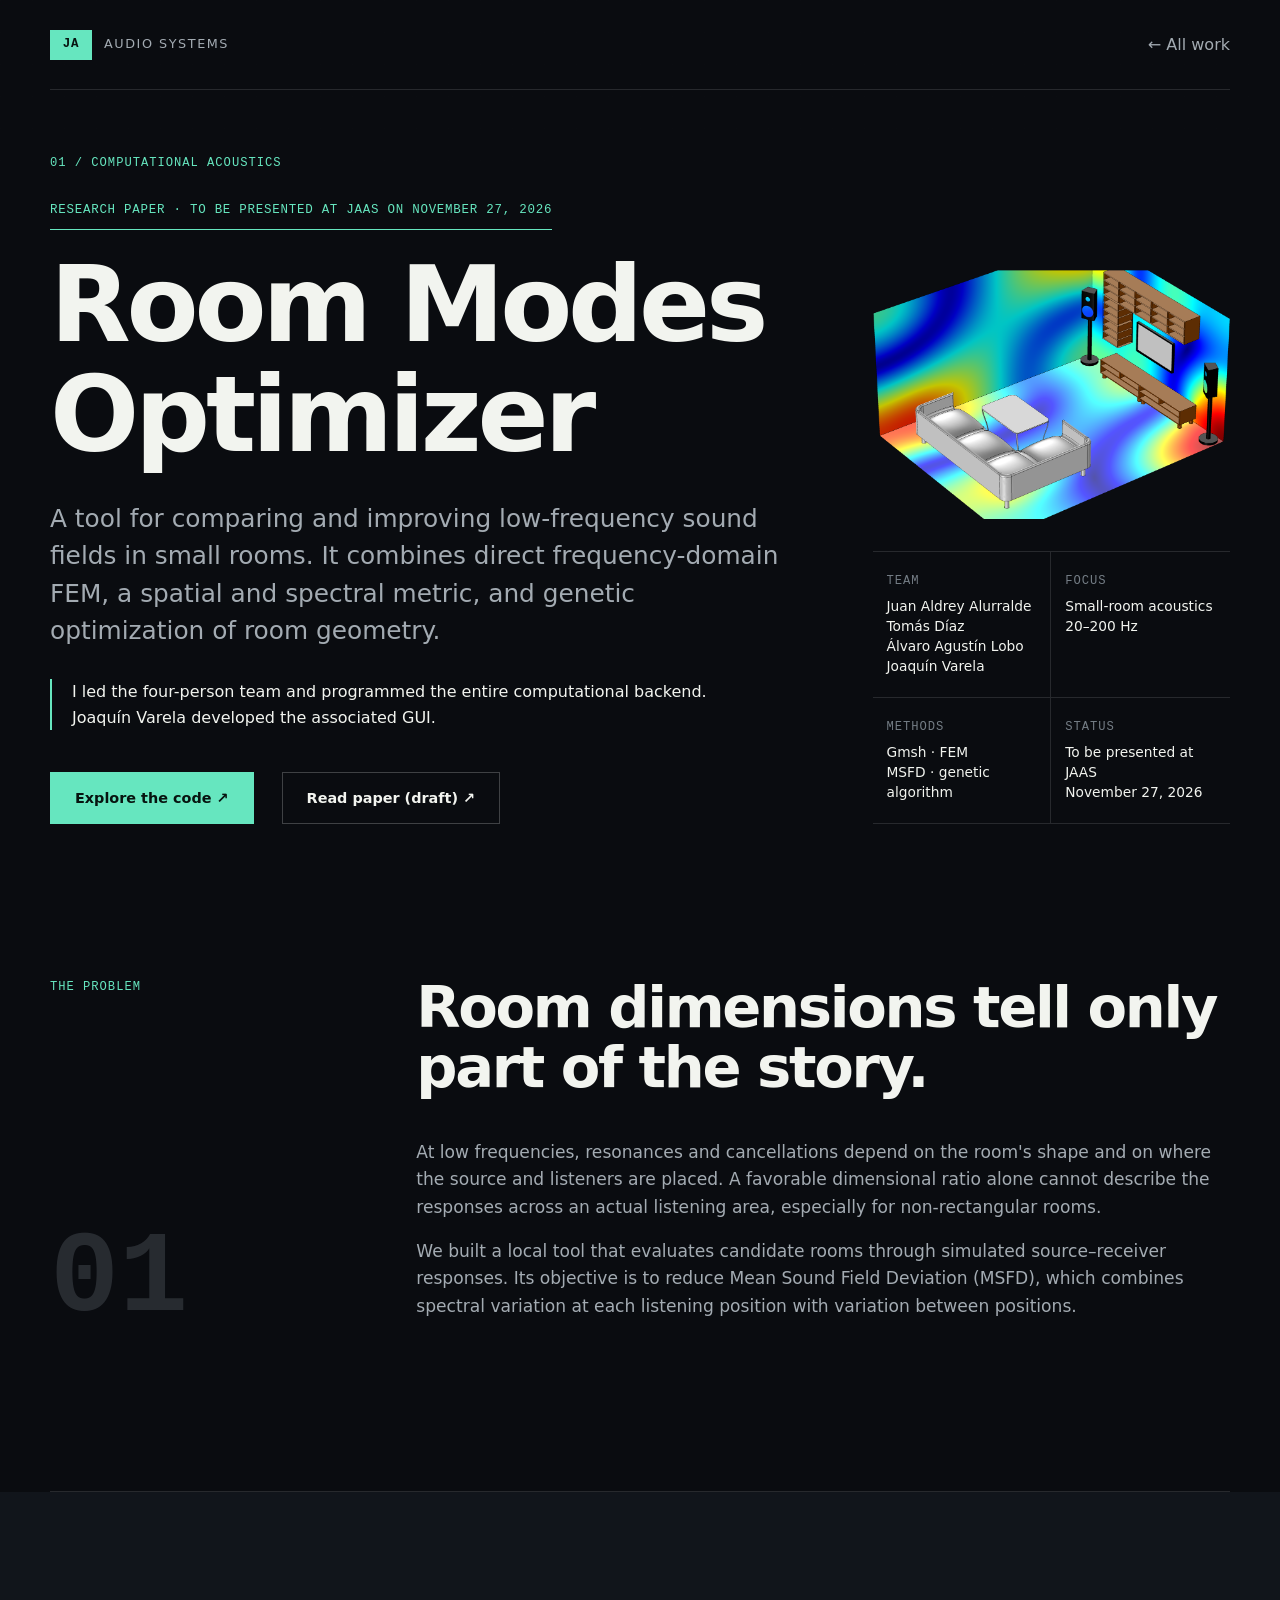
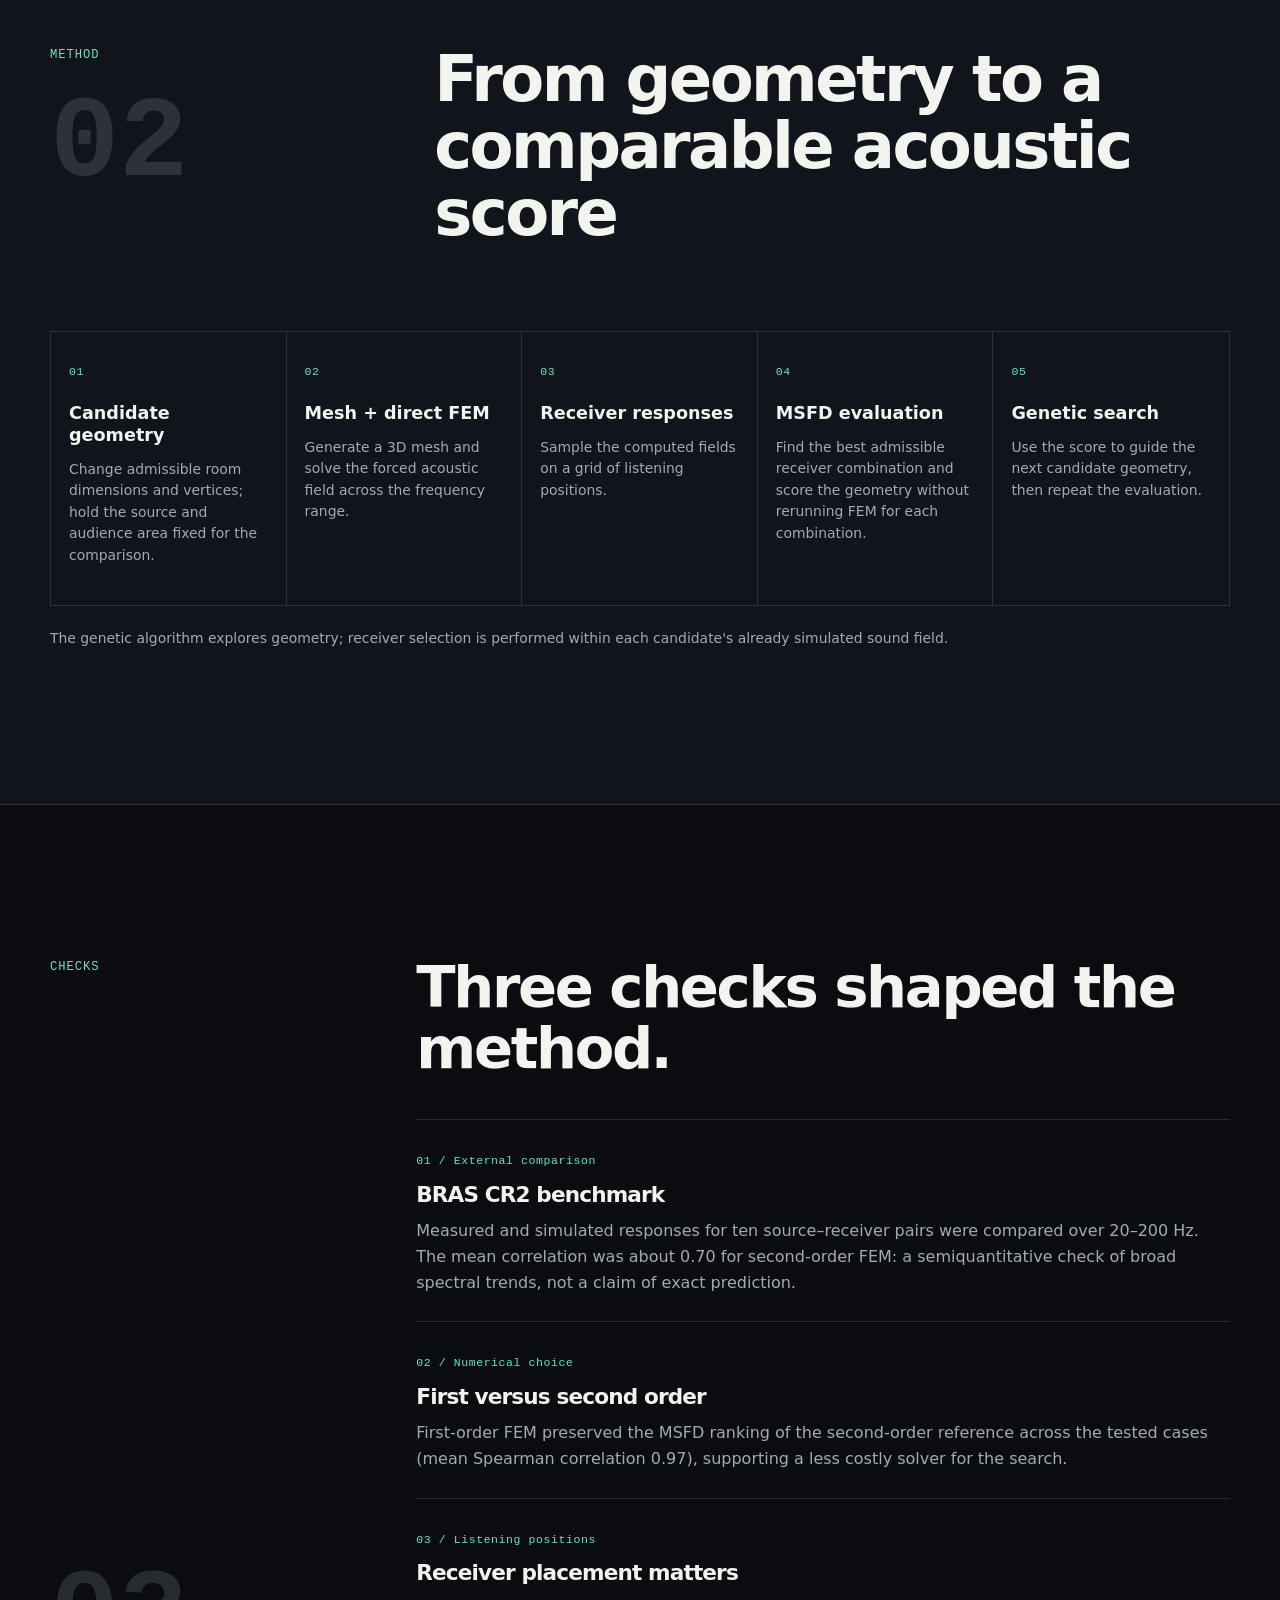
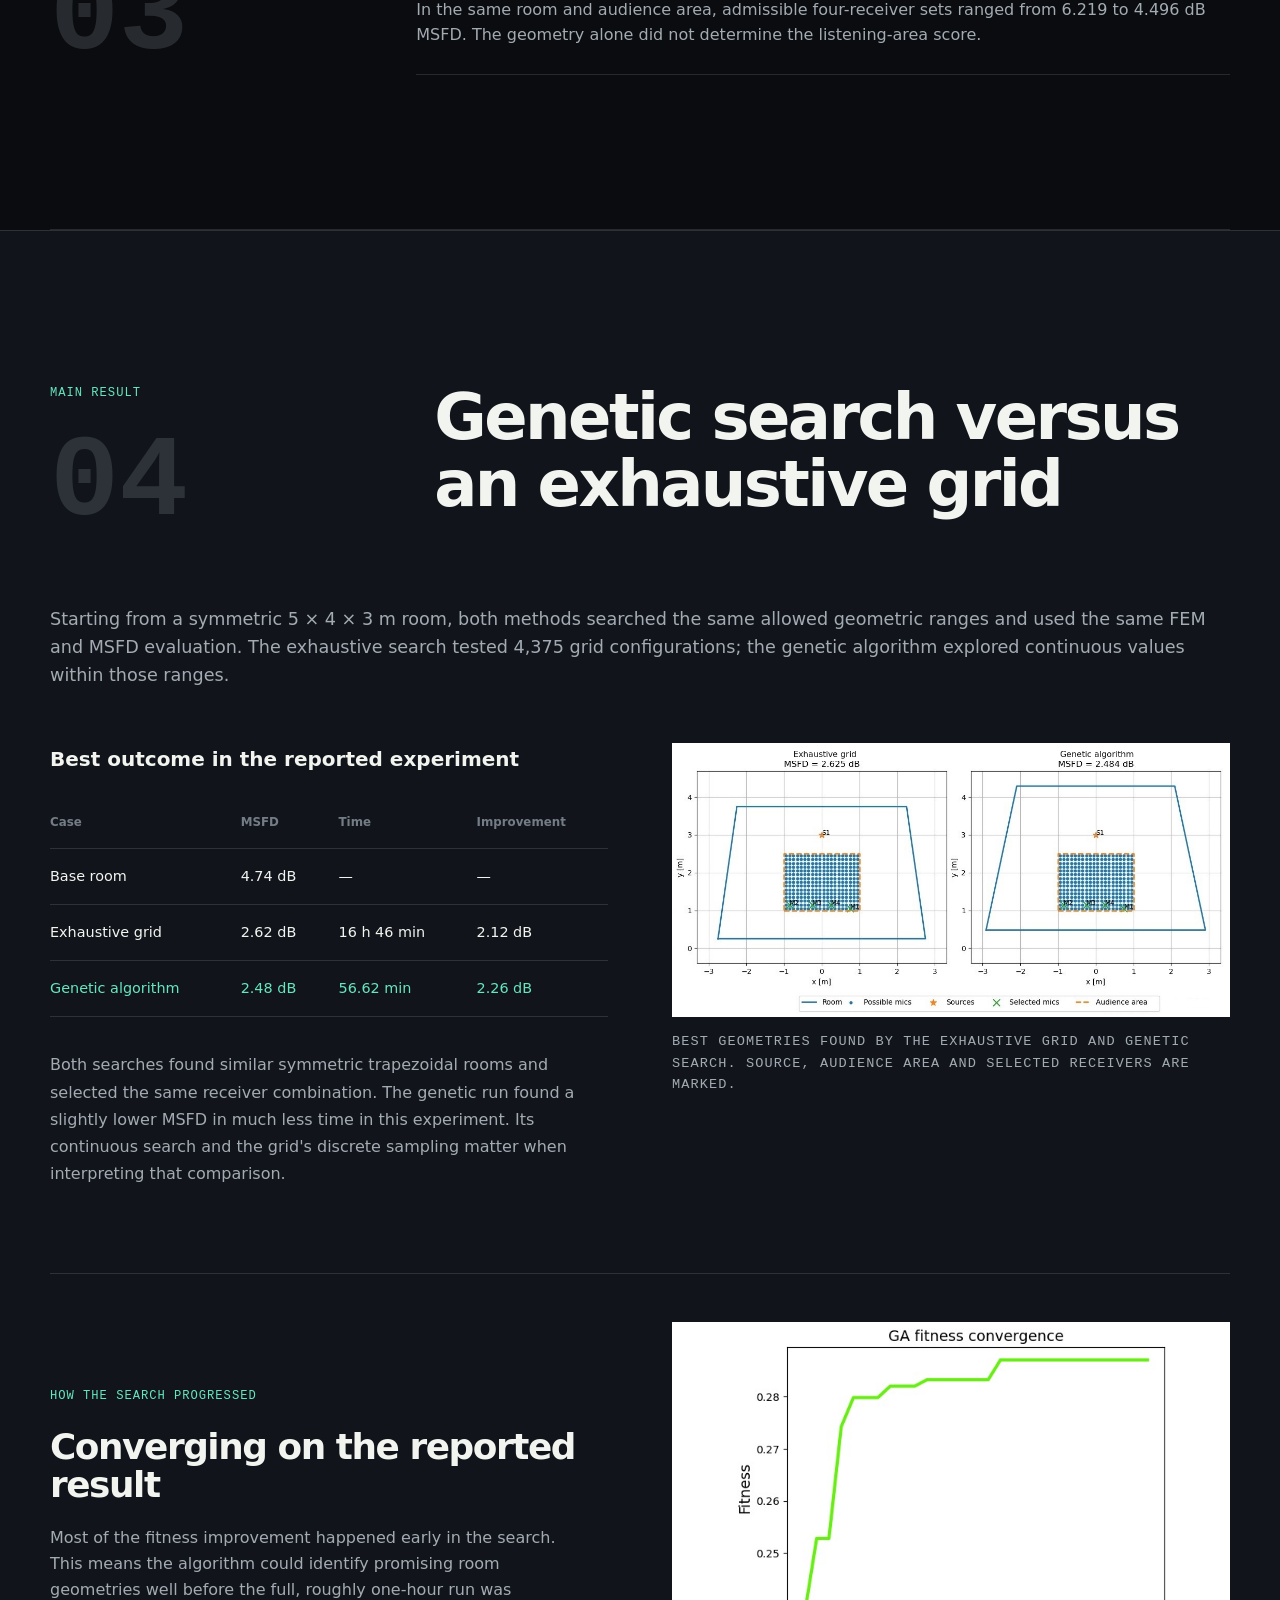
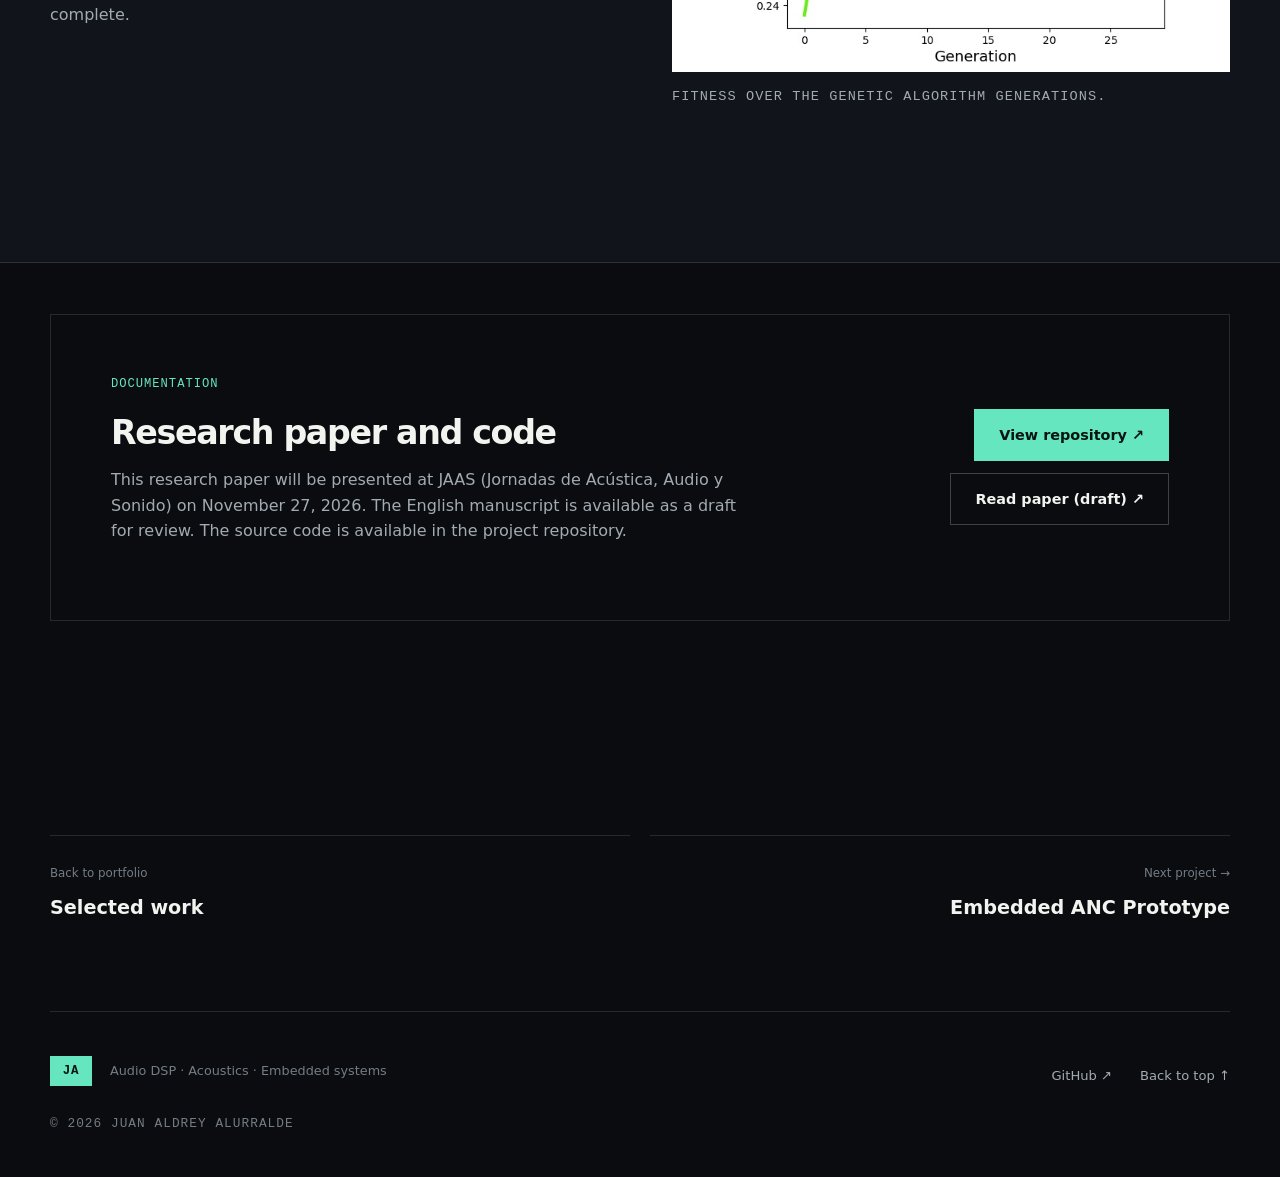
<file: projects/room-modal-optimizer/index.html>
<!doctype html>
<html lang="en">
  <head>
    <meta charset="utf-8">
    <meta name="viewport" content="width=device-width, initial-scale=1">
    <meta name="description" content="Room Modes Optimizer — frequency-domain FEM, MSFD and genetic optimization for small-room acoustics. A project by Juan Aldrey Alurralde, Tomás Díaz, Álvaro Agustín Lobo and Joaquín Varela.">
    <meta name="theme-color" content="#0a0c10">
    <title>Room Modes Optimizer — Juan Aldrey Alurralde</title>
    <link rel="stylesheet" href="../../styles.css?v=20260929a">
    <script src="../../script.js" defer></script>
  </head>
  <body id="top" class="project-page modal-page">
    <header class="site-header">
      <a class="brand" href="../../" aria-label="Juan Aldrey Alurralde, home"><span class="brand-mark">JA</span><span class="brand-label">audio systems</span></a>
      <a class="back-link" href="../../">← All work</a>
    </header>

    <main>
      <section class="project-hero section-shell">
        <div class="project-hero-copy reveal">
          <p class="eyebrow">01 / Computational acoustics</p>
          <p class="modal-paper-note">Research paper · To be presented at JAAS on November 27, 2026</p>
          <h1>Room Modes Optimizer</h1>
          <p class="project-lead">A tool for comparing and improving low-frequency sound fields in small rooms. It combines direct frequency-domain FEM, a spatial and spectral metric, and genetic optimization of room geometry.</p>
          <p class="project-role">I led the four-person team and programmed the entire computational backend. Joaquín Varela developed the associated GUI.</p>
          <div class="project-actions"><a class="button button-primary" href="https://github.com/JuanAldrey/room-modal-optimizer" target="_blank" rel="noreferrer">Explore the code ↗</a><a class="button button-secondary" href="../../downloads/Room_Modal_Optimizer_JAAS_EN_review.pdf" target="_blank" rel="noreferrer">Read paper (draft) ↗</a></div>
        </div>
        <div class="modal-hero-side reveal">
          <figure class="modal-hero-image"><img src="../../assets/images/modal-room-visualization.png" alt="Three-dimensional living room visualization with a color map of its simulated acoustic field" width="1136" height="789"></figure>
          <dl class="project-facts">
            <div><dt>Team</dt><dd>Juan Aldrey Alurralde<br>Tomás Díaz<br>Álvaro Agustín Lobo<br>Joaquín Varela</dd></div>
            <div><dt>Focus</dt><dd>Small-room acoustics<br>20–200 Hz</dd></div>
            <div><dt>Methods</dt><dd>Gmsh · FEM<br>MSFD · genetic algorithm</dd></div>
            <div><dt>Status</dt><dd>To be presented at JAAS<br>November 27, 2026</dd></div>
          </dl>
        </div>
      </section>

      <section class="case-section section-shell">
        <div class="case-label reveal"><p class="eyebrow">The problem</p><span>01</span></div>
        <div class="case-copy reveal">
          <h2>Room dimensions tell only part of the story.</h2>
          <p>At low frequencies, resonances and cancellations depend on the room's shape and on where the source and listeners are placed. A favorable dimensional ratio alone cannot describe the responses across an actual listening area, especially for non-rectangular rooms.</p>
          <p>We built a local tool that evaluates candidate rooms through simulated source–receiver responses. Its objective is to reduce Mean Sound Field Deviation (MSFD), which combines spectral variation at each listening position with variation between positions.</p>
        </div>
      </section>

      <section class="signal-flow-section section-block">
        <div class="section-shell">
          <div class="section-heading modal-section-heading reveal"><div class="modal-heading-label"><p class="eyebrow">Method</p><span aria-hidden="true">02</span></div><h2>From geometry to a comparable acoustic score</h2></div>
          <ol class="modal-flow reveal" aria-label="Room evaluation and optimization workflow">
            <li><span>01</span><strong>Candidate geometry</strong><p>Change admissible room dimensions and vertices; hold the source and audience area fixed for the comparison.</p></li>
            <li><span>02</span><strong>Mesh + direct FEM</strong><p>Generate a 3D mesh and solve the forced acoustic field across the frequency range.</p></li>
            <li><span>03</span><strong>Receiver responses</strong><p>Sample the computed fields on a grid of listening positions.</p></li>
            <li><span>04</span><strong>MSFD evaluation</strong><p>Find the best admissible receiver combination and score the geometry without rerunning FEM for each combination.</p></li>
            <li><span>05</span><strong>Genetic search</strong><p>Use the score to guide the next candidate geometry, then repeat the evaluation.</p></li>
          </ol>
          <p class="flow-note reveal">The genetic algorithm explores geometry; receiver selection is performed within each candidate's already simulated sound field.</p>
        </div>
      </section>

      <section class="case-section section-shell">
        <div class="case-label reveal"><p class="eyebrow">Checks</p><span>03</span></div>
        <div class="case-copy reveal">
          <h2>Three checks shaped the method.</h2>
          <div class="modal-checks">
            <article><span>01 / External comparison</span><h3>BRAS CR2 benchmark</h3><p>Measured and simulated responses for ten source–receiver pairs were compared over 20–200 Hz. The mean correlation was about 0.70 for second-order FEM: a semiquantitative check of broad spectral trends, not a claim of exact prediction.</p></article>
            <article><span>02 / Numerical choice</span><h3>First versus second order</h3><p>First-order FEM preserved the MSFD ranking of the second-order reference across the tested cases (mean Spearman correlation 0.97), supporting a less costly solver for the search.</p></article>
            <article><span>03 / Listening positions</span><h3>Receiver placement matters</h3><p>In the same room and audience area, admissible four-receiver sets ranged from 6.219 to 4.496 dB MSFD. The geometry alone did not determine the listening-area score.</p></article>
          </div>
        </div>
      </section>

      <section class="modal-results section-block" id="results">
        <div class="section-shell">
          <div class="section-heading modal-section-heading reveal"><div class="modal-heading-label"><p class="eyebrow">Main result</p><span aria-hidden="true">04</span></div><h2>Genetic search versus an exhaustive grid</h2></div>
          <p class="modal-results-intro reveal">Starting from a symmetric 5 × 4 × 3 m room, both methods searched the same allowed geometric ranges and used the same FEM and MSFD evaluation. The exhaustive search tested 4,375 grid configurations; the genetic algorithm explored continuous values within those ranges.</p>
          <div class="modal-result-grid reveal">
            <div class="modal-table-wrap">
              <table class="modal-table">
                <caption>Best outcome in the reported experiment</caption>
                <thead><tr><th scope="col">Case</th><th scope="col">MSFD</th><th scope="col">Time</th><th scope="col">Improvement</th></tr></thead>
                <tbody>
                  <tr><th scope="row">Base room</th><td>4.74 dB</td><td>—</td><td>—</td></tr>
                  <tr><th scope="row">Exhaustive grid</th><td>2.62 dB</td><td>16 h 46 min</td><td>2.12 dB</td></tr>
                  <tr class="modal-best"><th scope="row">Genetic algorithm</th><td>2.48 dB</td><td>56.62 min</td><td>2.26 dB</td></tr>
                </tbody>
              </table>
              <p>Both searches found similar symmetric trapezoidal rooms and selected the same receiver combination. The genetic run found a slightly lower MSFD in much less time in this experiment. Its continuous search and the grid's discrete sampling matter when interpreting that comparison.</p>
            </div>
            <figure class="modal-result-figure"><img src="../../assets/images/modal-geometry-comparison-en.png" alt="Plan views comparing the best symmetric trapezoidal room geometries from exhaustive grid search and genetic optimization" loading="lazy"><figcaption>Best geometries found by the exhaustive grid and genetic search. Source, audience area and selected receivers are marked.</figcaption></figure>
          </div>
          <div class="modal-convergence-panel reveal">
            <div class="modal-convergence-copy"><p class="eyebrow">How the search progressed</p><h3>Converging on the reported result</h3><p>Most of the fitness improvement happened early in the search. This means the algorithm could identify promising room geometries well before the full, roughly one-hour run was complete.</p></div>
            <figure class="modal-convergence"><img src="../../assets/images/modal-ga-convergence.jpg" alt="Fitness rising over the genetic algorithm generations and then stabilizing" loading="lazy"><figcaption>Fitness over the genetic algorithm generations.</figcaption></figure>
          </div>
        </div>
      </section>

      <section class="report-section section-block">
        <div class="section-shell"><div class="report-callout reveal">
          <div><p class="eyebrow">Documentation</p><h3>Research paper and code</h3><p>This research paper will be presented at JAAS (Jornadas de Acústica, Audio y Sonido) on November 27, 2026. The English manuscript is available as a draft for review. The source code is available in the project repository.</p></div>
          <div class="report-actions"><a class="button button-primary" href="https://github.com/JuanAldrey/room-modal-optimizer" target="_blank" rel="noreferrer">View repository ↗</a><a class="button button-secondary" href="../../downloads/Room_Modal_Optimizer_JAAS_EN_review.pdf" target="_blank" rel="noreferrer">Read paper (draft) ↗</a></div>
        </div></div>
      </section>
      <nav class="project-pagination section-shell" aria-label="Project navigation">
        <a href="../../#work"><span>Back to portfolio</span><strong>Selected work</strong></a>
        <a href="../embedded-anc/"><span>Next project →</span><strong>Embedded ANC Prototype</strong></a>
      </nav>
    </main>
    <footer class="site-footer section-shell"><div><span class="brand-mark">JA</span><p>Audio DSP · Acoustics · Embedded systems</p></div><div class="footer-links"><a href="https://github.com/JuanAldrey" target="_blank" rel="noreferrer">GitHub ↗</a><a href="#top">Back to top ↑</a></div><p class="copyright">© <span data-year></span> Juan Aldrey Alurralde</p></footer>
  </body>
</html>
</file>
<file: styles.css>
:root {
  --bg: #0a0c10;
  --bg-elevated: #11151b;
  --surface: #151a21;
  --surface-soft: #1a2028;
  --text: #f2f4ef;
  --muted: #a3abb2;
  --faint: #747d85;
  --line: rgba(255, 255, 255, 0.12);
  --line-strong: rgba(255, 255, 255, 0.22);
  --accent: #66e6bf;
  --accent-dark: #092d27;
  --warm: #ff8b66;
  --shell: min(1180px, calc(100% - 48px));
  --radius: 3px;
}

* { box-sizing: border-box; }
html { scroll-behavior: smooth; }
body {
  margin: 0;
  background: var(--bg);
  color: var(--text);
  font-family: Inter, ui-sans-serif, system-ui, -apple-system, BlinkMacSystemFont, "Segoe UI", sans-serif;
  font-size: 16px;
  line-height: 1.6;
  overflow-x: hidden;
}
body::before {
  content: "";
  position: fixed;
  inset: 0;
  pointer-events: none;
  opacity: 0.28;
  background-image: linear-gradient(rgba(255,255,255,.018) 1px, transparent 1px), linear-gradient(90deg, rgba(255,255,255,.018) 1px, transparent 1px);
  background-size: 32px 32px;
  mask-image: linear-gradient(to bottom, black, transparent 80%);
  z-index: -1;
}

img { display: block; max-width: 100%; }
a { color: inherit; text-decoration: none; }
button, a { -webkit-tap-highlight-color: transparent; }
h1, h2, h3, p { margin-top: 0; }
h1, h2, h3 { letter-spacing: -0.04em; line-height: 1.05; }
h1 { font-size: clamp(3.25rem, 7.8vw, 7.25rem); font-weight: 620; }
h2 { font-size: clamp(2.35rem, 5vw, 4.6rem); font-weight: 590; }
h3 { font-size: clamp(1.6rem, 2.6vw, 2.5rem); font-weight: 580; }

.sr-only { position: absolute; width: 1px; height: 1px; padding: 0; margin: -1px; overflow: hidden; clip: rect(0,0,0,0); white-space: nowrap; border: 0; }
.section-shell { width: var(--shell); margin-inline: auto; }
.section-block { padding-block: clamp(88px, 12vw, 160px); }
.eyebrow, .mono-note, .project-kicker, dt, .copyright, .practice-tools, .flow-title, figcaption {
  font-family: "SFMono-Regular", Consolas, "Liberation Mono", monospace;
  letter-spacing: .08em;
  text-transform: uppercase;
  font-size: .76rem;
}
.eyebrow { color: var(--accent); margin-bottom: 22px; }

.site-header {
  width: var(--shell);
  height: 90px;
  margin-inline: auto;
  display: flex;
  align-items: center;
  justify-content: space-between;
  border-bottom: 1px solid var(--line);
  position: relative;
  z-index: 10;
}
.brand { display: inline-flex; align-items: center; gap: 12px; }
.brand-mark {
  display: inline-grid;
  place-items: center;
  width: 42px;
  height: 30px;
  background: var(--accent);
  color: #071410;
  font: 800 .78rem/1 "SFMono-Regular", Consolas, monospace;
  letter-spacing: .06em;
}
.brand-label { color: var(--muted); font-size: .8rem; letter-spacing: .12em; text-transform: uppercase; }
.site-nav { display: flex; align-items: center; gap: 34px; font-size: .86rem; }
.site-nav a, .back-link { color: var(--muted); transition: color .2s ease; }
.site-nav a:hover, .back-link:hover { color: var(--text); }
.nav-toggle { display: none; background: none; border: 0; padding: 8px; }
.nav-toggle span:not(.sr-only) { display: block; width: 24px; height: 1px; margin: 6px 0; background: var(--text); }

.hero {
  min-height: calc(100vh - 90px);
  padding-top: clamp(42px, 5vw, 72px);
  padding-bottom: clamp(40px, 5vw, 70px);
  display: grid;
  grid-template-columns: minmax(0, 1.35fr) minmax(340px, .65fr);
  align-items: center;
  gap: clamp(50px, 8vw, 120px);
}
.hero { position: relative; isolation: isolate; }
.hero > .scope-display { position: absolute; inset: 8% -8% 0; z-index: -1; display: flex; align-items: center; margin: 0; border: 0; background: none; opacity: .34; pointer-events: none; -webkit-mask-image: linear-gradient(90deg, transparent, #000 18%, #000 82%, transparent); mask-image: linear-gradient(90deg, transparent, #000 18%, #000 82%, transparent); }
.hero > .scope-display svg { width: 100%; height: auto; }
.hero h1 { max-width: 900px; margin-bottom: 34px; font-size: clamp(3.1rem, 6.3vw, 5.8rem); }
.hero-intro { max-width: 700px; color: var(--muted); font-size: clamp(1.08rem, 1.6vw, 1.3rem); line-height: 1.65; }
.status-dot { display: inline-block; width: 7px; height: 7px; margin-right: 9px; background: var(--accent); border-radius: 50%; box-shadow: 0 0 14px var(--accent); }
.hero-actions, .project-actions { display: flex; align-items: center; gap: 28px; margin-top: 42px; }
.button { display: inline-flex; align-items: center; justify-content: center; min-height: 52px; padding: 0 24px; border: 1px solid var(--line-strong); font-weight: 650; font-size: .9rem; transition: transform .2s ease, background .2s ease, border-color .2s ease; }
.button:hover { transform: translateY(-2px); }
.button-primary { background: var(--accent); color: #071410; border-color: var(--accent); }
.button-primary:hover { background: #80edcc; }
.text-link { color: var(--muted); font-size: .92rem; }
.text-link span { color: var(--accent); margin-left: 5px; }

.signal-card { background: rgba(17,21,27,.86); border: 1px solid var(--line); padding: 20px; backdrop-filter: blur(16px); }
.signal-card-top { display: flex; justify-content: space-between; color: var(--faint); font: .68rem/1 "SFMono-Regular", Consolas, monospace; letter-spacing: .1em; }
.live-label { color: var(--accent); }
.grid-line { fill: none; stroke: rgba(102,230,191,.1); stroke-width: 1; }
.signal-line { fill: none; stroke: url(#signalFade); stroke-width: 2.2; vector-effect: non-scaling-stroke; filter: drop-shadow(0 0 6px rgba(102,230,191,.6)); }
.profile-photo { margin: 20px 0 0; overflow: hidden; border: 1px solid var(--line); }
.profile-photo img { display: block; width: 100%; aspect-ratio: 4 / 5; object-fit: cover; object-position: center 45%; }
.profile-grid { margin: 0; display: grid; grid-template-columns: 1fr 1fr; border-top: 1px solid var(--line); }
.profile-grid div { padding: 18px 10px 4px; border-bottom: 1px solid var(--line); }
.profile-grid div:nth-child(odd) { border-right: 1px solid var(--line); }
dt { color: var(--faint); margin-bottom: 6px; }
dd { margin: 0; font-size: .86rem; color: var(--text); }

.section-heading { display: grid; grid-template-columns: .42fr 1fr; column-gap: 50px; align-items: start; margin-bottom: 64px; }
.section-heading .eyebrow { grid-row: 1 / 3; }
.section-heading h2 { margin-bottom: 20px; max-width: 800px; }
.section-heading > p:last-child { color: var(--muted); max-width: 640px; font-size: 1.05rem; }
#work { padding-top: clamp(56px, 5vw, 76px); }

.project-card { display: grid; grid-template-columns: 1.15fr .85fr; min-height: 560px; background: var(--bg-elevated); border: 1px solid var(--line); overflow: hidden; transition: border-color .25s ease, transform .25s ease; }
.project-carousel-track { display: flex; gap: 24px; overflow: hidden; scroll-behavior: smooth; }
.project-carousel-track::-webkit-scrollbar { display: none; }
.project-carousel-track .project-card { flex: 0 0 100%; scroll-snap-align: start; }
.project-carousel-controls { display: flex; align-items: center; justify-content: space-between; margin-top: 22px; }
.project-carousel-count { color: var(--muted); font: .78rem/1 "SFMono-Regular", Consolas, monospace; letter-spacing: .1em; }
.project-carousel-count [data-carousel-current] { color: var(--accent); }
.project-carousel-buttons { display: flex; gap: 10px; }
.project-carousel-arrow { width: 52px; height: 52px; border: 1px solid var(--line-strong); color: var(--text); background: var(--bg-elevated); font-size: 1.4rem; cursor: pointer; transition: color .2s ease, border-color .2s ease; }
.project-carousel-arrow:hover:not(:disabled) { color: var(--accent); border-color: var(--accent); }
.project-carousel-arrow:disabled { opacity: .35; cursor: default; }
.project-carousel-arrow:focus-visible { outline: 2px solid var(--accent); outline-offset: 3px; }
.project-card:hover { border-color: rgba(102,230,191,.55); transform: translateY(-4px); }
.project-visual.project-visual-anc { background: radial-gradient(circle at 78% 22%, #25433e, #132023 65%, #10181b); }
.project-visual-anc .project-index { color: var(--accent); opacity: .7; z-index: 1; }
.project-visual-anc .anc-diagram-image { width: 112%; max-width: none; max-height: none; filter: none; }
.project-visual { position: relative; display: grid; place-items: center; min-height: 440px; padding: clamp(24px, 5vw, 70px); background: #f2f2ed; overflow: hidden; }
.project-visual::after { content: ""; position: absolute; inset: 0; background: linear-gradient(135deg, transparent 60%, rgba(10,12,16,.08)); }
.project-visual img { width: 100%; max-height: 420px; object-fit: contain; filter: contrast(1.04); }
.project-visual-interface { padding: clamp(16px, 2vw, 28px); background: #303030; }
.project-visual-interface .project-index { color: #fff; opacity: .25; }
.project-index { position: absolute; left: 22px; bottom: 14px; color: #0a0c10; font: 700 clamp(3rem, 7vw, 6rem)/1 "SFMono-Regular", Consolas, monospace; opacity: .14; }
.project-summary { padding: clamp(36px, 6vw, 80px); display: flex; flex-direction: column; justify-content: center; }
.project-kicker { display: flex; justify-content: space-between; color: var(--accent); margin-bottom: 28px; }
.project-card-note { align-self: flex-start; margin: -10px 0 22px; padding-left: 12px; border-left: 2px solid var(--accent); color: var(--accent); font: .69rem/1.5 "SFMono-Regular", Consolas, monospace; letter-spacing: .055em; text-transform: uppercase; }
.project-summary h3 { margin-bottom: 24px; }
.project-summary > p { color: var(--muted); font-size: 1.05rem; }
.tag-list { display: flex; flex-wrap: wrap; gap: 8px; list-style: none; padding: 0; margin: 26px 0 44px; }
.tag-list li { border: 1px solid var(--line); padding: 7px 10px; color: var(--muted); font-size: .73rem; }
.card-link { margin-top: auto; padding-top: 20px; border-top: 1px solid var(--line); font-weight: 650; }
.card-link span { float: right; color: var(--accent); }

.practice-section, .engineering-material { background: var(--bg-elevated); border-block: 1px solid var(--line); }
.practice-grid { display: grid; grid-template-columns: repeat(3, 1fr); border: 1px solid var(--line); }
.practice-card { position: relative; padding: clamp(32px, 4vw, 56px); min-height: 390px; border-right: 1px solid var(--line); }
.practice-card:last-child { border-right: 0; }
.practice-icon { display: block; width: 58px; height: 58px; margin-bottom: 32px; color: var(--accent); }
.practice-card h3 { margin: 8px 0 22px; font-size: 2rem; }
.practice-card > p:not(.practice-tools) { color: var(--muted); }
.practice-tools { position: absolute; left: clamp(32px, 4vw, 56px); bottom: 36px; color: var(--faint); margin: 0; }

.experience-section { scroll-margin-top: 30px; }
.experience-layout { display: grid; grid-template-columns: .42fr 1fr; gap: 50px; align-items: start; }
.experience-employer { max-width: 290px; }
.experience-employer .eyebrow { margin-bottom: 18px; }
.experience-employer h3 { font-size: clamp(1.65rem, 2.4vw, 2.2rem); margin-bottom: 16px; }
.experience-employer > p:not(.eyebrow) { color: var(--muted); }
.experience-employer .text-link { display: inline-block; margin-top: 10px; }
.experience-tenure, .experience-date { font: .76rem/1.7 "SFMono-Regular", Consolas, monospace; }
.experience-timeline { list-style: none; padding: 0 0 0 34px; margin: 0; border-left: 1px solid var(--line-strong); }
.experience-entry { position: relative; padding: 0 0 46px; margin-bottom: 46px; border-bottom: 1px solid var(--line); }
.experience-entry:last-child { padding-bottom: 0; margin-bottom: 0; border-bottom: 0; }
.experience-entry::before { content: ""; position: absolute; top: 6px; left: -40px; width: 11px; height: 11px; border: 1px solid var(--accent); border-radius: 50%; background: var(--bg); }
.experience-entry:first-child::before { background: var(--accent); box-shadow: 0 0 16px rgba(102, 230, 191, .2); }
.experience-date { color: var(--muted); display: flex; flex-wrap: wrap; gap: 0 8px; align-items: center; margin-bottom: 22px; }
.experience-current { color: var(--accent); font-size: .65rem; padding: 2px 8px; border: 1px solid var(--accent); margin-left: auto; letter-spacing: .08em; text-transform: uppercase; }
.experience-entry h3 { margin-bottom: 12px; font-size: clamp(1.65rem, 2.6vw, 2.35rem); }
.experience-entry > p { color: var(--muted); max-width: 65ch; }
.experience-entry .experience-role { color: var(--accent); margin-bottom: 22px; font-size: .9rem; }
.experience-entry .tag-list { margin-top: 24px; margin-bottom: 0; }
@media (max-width: 980px) {
  .experience-layout { grid-template-columns: 1fr; gap: 48px; }
  .experience-employer { max-width: 600px; }
}
@media (max-width: 680px) {
  .experience-timeline { padding-left: 24px; }
  .experience-entry::before { left: -30px; }
  .experience-entry { padding-bottom: 32px; margin-bottom: 32px; }
  .experience-current { margin-left: 0; }
}

.about { display: grid; grid-template-columns: minmax(260px, 400px) minmax(0, 1fr); align-items: center; gap: clamp(48px, 7vw, 100px); }
.about-copy h2 { margin-bottom: 36px; }
.about-copy p:not(.eyebrow) { max-width: 65ch; color: var(--muted); font-size: clamp(1.05rem, 1.5vw, 1.2rem); line-height: 1.7; }
.about-copy p:not(.eyebrow) + p { margin-top: 26px; }
.about-photo { margin: 0; background: var(--bg-elevated); border: 1px solid var(--line); }
.about-photo img { width: 100%; aspect-ratio: 4 / 5; object-fit: cover; object-position: center 45%; }

.site-footer { padding-block: 44px; border-top: 1px solid var(--line); display: grid; grid-template-columns: 1fr auto; gap: 28px; align-items: end; }
.site-footer > div:first-child { display: flex; align-items: center; gap: 18px; }
.site-footer p { margin: 0; color: var(--faint); font-size: .8rem; }
.footer-links { display: flex; gap: 28px; color: var(--muted); font-size: .82rem; }
.copyright { grid-column: 1 / -1; }

/* Project page */
.project-hero { padding-block: clamp(42px, 5vw, 72px) clamp(70px, 10vw, 120px); display: grid; grid-template-columns: 1.35fr .65fr; gap: 80px; align-items: end; }
.project-hero-side { align-self: stretch; display: flex; flex-direction: column; justify-content: space-between; gap: 52px; }
.tremolo-hero-image { margin: 0; overflow: hidden; }
.tremolo-hero-image img { display: block; width: 100%; height: auto; }
.tremolo-page .project-hero { align-items: start; }
.tremolo-page .project-hero-side { align-self: start; }
.tremolo-motif { margin: 0; padding: 22px 12px 12px; border: 1px solid var(--line); background: rgba(17,21,27,.4); }
.tremolo-motif figcaption, .motif-legend { color: var(--faint); font: .68rem/1.4 "SFMono-Regular", Consolas, monospace; letter-spacing: .1em; text-transform: uppercase; }
.tremolo-motif svg { display: block; width: 100%; height: auto; margin: 16px 0 2px; }
.motif-guide { fill: none; stroke: rgba(255,255,255,.08); stroke-width: 1; }
.motif-low, .motif-high { fill: none; stroke-width: 2; vector-effect: non-scaling-stroke; }
.motif-low { stroke: var(--accent); }
.motif-high { stroke: var(--warm); }
.motif-legend { display: flex; justify-content: space-between; }
.motif-legend span:first-child { color: var(--accent); }
.motif-legend span:last-child { color: var(--warm); }
.project-hero h1 { font-size: clamp(4rem, 9vw, 8.2rem); margin-bottom: 30px; }
.project-lead { color: var(--muted); font-size: clamp(1.2rem, 2vw, 1.55rem); max-width: 820px; line-height: 1.5; }
.project-facts { margin: 0; display: grid; grid-template-columns: 1fr 1fr; border-top: 1px solid var(--line); }
.project-facts div { padding: 20px 14px; border-bottom: 1px solid var(--line); }
.project-facts div:nth-child(odd) { border-right: 1px solid var(--line); }
.project-facts dd { line-height: 1.45; }
.wide-visual { width: min(1480px, calc(100% - 24px)); margin: 0 auto; padding: clamp(20px, 4vw, 60px); background: #efefe9; }
.wide-visual-grid { display: grid; grid-template-columns: 1fr 1fr; gap: clamp(30px, 5vw, 80px); }
.wide-visual figure, .material-grid figure { margin: 0; }
.wide-visual img { width: 100%; height: clamp(300px, 36vw, 540px); object-fit: contain; }
.wide-visual figcaption { color: #333a3d; border-top: 1px solid rgba(0,0,0,.16); padding-top: 12px; }
.case-section { padding-block: clamp(90px, 12vw, 160px); display: grid; grid-template-columns: .34fr 1fr; gap: clamp(40px, 7vw, 100px); border-bottom: 1px solid var(--line); }
.case-label { display: flex; flex-direction: column; justify-content: space-between; }
.case-label > span { color: var(--faint); font: 700 clamp(4rem, 9vw, 8rem)/1 "SFMono-Regular", Consolas, monospace; opacity: .28; }
.case-copy { max-width: 840px; }
.case-copy h2 { font-size: clamp(2.4rem, 4.5vw, 4.3rem); margin-bottom: 40px; }
.case-copy > p, .numbered-list { color: var(--muted); font-size: 1.07rem; }
.numbered-list { list-style: none; counter-reset: sections; margin: 32px 0 0; padding: 0; }
.numbered-list li { counter-increment: sections; position: relative; padding: 22px 0 22px 58px; border-top: 1px solid var(--line); }
.numbered-list li::before { content: "0" counter(sections); position: absolute; left: 0; color: var(--accent); font-family: "SFMono-Regular", Consolas, monospace; }
.signal-flow-section { background: var(--bg-elevated); border-bottom: 1px solid var(--line); }
.flow-grid { border: 1px solid var(--line); }
.flow-lane { display: grid; grid-template-columns: .32fr 1fr .58fr; align-items: center; gap: 30px; padding: 36px; border-bottom: 1px solid var(--line); }
.flow-lane:last-child { border-bottom: 0; }
.flow-title { color: var(--text); }
.flow-title span { color: var(--accent); display: block; margin-bottom: 7px; }
.flow-steps { display: flex; align-items: center; flex-wrap: wrap; gap: 10px; }
.flow-steps span { border: 1px solid var(--line-strong); padding: 9px 12px; font-size: .78rem; }
.flow-steps i { color: var(--accent); font-style: normal; }
.flow-lane p { color: var(--muted); margin: 0; font-size: .9rem; }
.spec-grid { display: grid; grid-template-columns: repeat(3, 1fr); border: 1px solid var(--line); }
.spec-grid article { min-height: 170px; padding: 30px; border-right: 1px solid var(--line); border-bottom: 1px solid var(--line); display: flex; flex-direction: column; justify-content: space-between; }
.spec-grid article:nth-child(3n) { border-right: 0; }
.spec-grid article:nth-last-child(-n+3) { border-bottom: 0; }
.spec-grid strong { color: var(--accent); font: 600 clamp(1.7rem, 3vw, 2.6rem)/1 "SFMono-Regular", Consolas, monospace; letter-spacing: -.06em; }
.spec-grid span { color: var(--muted); font-size: .83rem; }
.collaboration-section { border-bottom: 0; }
.presentation-gallery { display: grid; grid-template-columns: repeat(4, minmax(0, 1fr)); gap: 16px; }
.presentation-photo { display: flex; flex-direction: column; margin: 0; min-width: 0; background: var(--bg-elevated); border: 1px solid var(--line); }
.presentation-photo img { width: 100%; height: 260px; object-fit: contain; }
.presentation-photo figcaption { margin-top: auto; color: var(--muted); padding: 16px; border-top: 1px solid var(--line); font-size: .76rem; }
.report-section { padding-top: clamp(32px, 4vw, 56px); }
.material-grid { display: grid; grid-template-columns: 1fr 1fr; gap: 20px; }
.material-grid figure { background: #efefe9; padding: clamp(22px, 4vw, 50px); }
.material-grid img { width: 100%; height: clamp(280px, 34vw, 500px); object-fit: contain; }
.material-grid figcaption { color: #333a3d; padding-top: 22px; border-top: 1px solid rgba(0,0,0,.15); }
.material-grid figcaption span { color: #0d755f; margin-right: 14px; }
.report-callout { padding: clamp(30px, 5vw, 60px); border: 1px solid var(--line); display: flex; justify-content: space-between; align-items: center; gap: 60px; }
.report-callout h3 { max-width: 650px; margin-bottom: 16px; }
.report-callout p:not(.eyebrow) { color: var(--muted); max-width: 730px; }
.report-callout .button { flex: 0 0 auto; }
.project-pagination { padding-block: 60px; display: grid; grid-template-columns: 1fr; gap: 20px; }
.project-pagination > * { padding: 28px 0; border-top: 1px solid var(--line); }
.project-pagination a { transition: border-color .2s ease; }
.project-pagination a:hover { border-color: var(--accent); }
.project-pagination span { display: block; color: var(--faint); font-size: .74rem; margin-bottom: 10px; }
.project-pagination strong { font-size: 1.2rem; }

.reveal { opacity: 0; transform: translateY(18px); transition: opacity .7s ease, transform .7s ease; }
.reveal.is-visible { opacity: 1; transform: none; }
@media (prefers-reduced-motion: reduce) {
  html { scroll-behavior: auto; }
  .reveal { opacity: 1; transform: none; transition: none; }
  .project-card, .button { transition: none; }
}

@media (max-width: 980px) {
  :root { --shell: min(100% - 36px, 760px); }
  .hero, .project-hero { grid-template-columns: 1fr; min-height: auto; }
  .hero { padding-block: 48px; }
  .hero > .scope-display { inset: 0; opacity: .18; }
  .signal-card { max-width: 620px; }
  .section-heading, .case-section { grid-template-columns: 1fr; }
  .about { grid-template-columns: minmax(220px, .75fr) minmax(0, 1.25fr); gap: 36px; }
  .section-heading .eyebrow { grid-row: auto; }
  .project-card { grid-template-columns: 1fr; }
  .practice-grid { grid-template-columns: 1fr; }
  .practice-card { min-height: 0; border-right: 0; border-bottom: 1px solid var(--line); display: flex; flex-direction: column; }
  .practice-tools { position: static; margin-top: auto; padding-top: 32px; }
  .practice-card:last-child { border-bottom: 0; }
  .case-label { flex-direction: row; }
  .case-label > span { font-size: 4rem; }
  .flow-lane { grid-template-columns: 1fr; }
  .presentation-gallery { grid-template-columns: repeat(2, minmax(0, 1fr)); }
  .report-callout { align-items: flex-start; flex-direction: column; }
}

@media (max-width: 680px) {
  :root { --shell: calc(100% - 28px); }
  .site-header { height: 74px; }
  .brand-label { display: none; }
  .nav-toggle { display: block; }
  .site-nav { position: absolute; left: 0; right: 0; top: 74px; display: none; flex-direction: column; align-items: flex-start; gap: 0; padding: 16px; background: var(--bg-elevated); border: 1px solid var(--line); }
  .site-nav.is-open { display: flex; }
  .site-nav a { width: 100%; padding: 14px 4px; border-bottom: 1px solid var(--line); }
  h1 { font-size: clamp(3rem, 16vw, 5rem); }
  .hero { overflow: clip; }
  .hero > .scope-display { inset: 0; align-items: flex-start; padding-top: clamp(110px, 35vw, 190px); opacity: .15; -webkit-mask-image: linear-gradient(to bottom, transparent, #000 20%, #000 45%, transparent 67%); mask-image: linear-gradient(to bottom, transparent, #000 20%, #000 45%, transparent 67%); }
  .hero > .scope-display svg { width: 100%; }
  .hero-copy, .signal-card, .project-carousel, .project-carousel-track, .project-card, .project-summary { min-width: 0; }
  .project-carousel-track { max-width: 100%; }
  .practice-card { padding-block: 34px; }
  .practice-icon { margin-bottom: 20px; }
  .hero-actions, .project-actions { align-items: flex-start; flex-direction: column; }
  #work .project-card { min-height: 0; }
  #work .project-visual { min-height: 0; aspect-ratio: 16 / 10; padding: 20px; }
  #work .project-visual img { max-height: 210px; }
  #work .project-summary { padding: 28px; }
  #work .project-kicker { margin-bottom: 20px; }
  #work .project-card-note { margin: 0 0 18px; font-size: .64rem; }
  #work .project-summary h3 { margin-bottom: 16px; }
  #work .tag-list { margin: 18px 0 26px; }
  .project-visual { min-height: 320px; }
  .profile-grid { grid-template-columns: 1fr; }
  .profile-grid div:nth-child(odd) { border-right: 0; }
  .project-kicker { flex-direction: column; gap: 6px; }
  .wide-visual-grid, .material-grid, .presentation-gallery, .spec-grid, .project-pagination { grid-template-columns: 1fr; }
  .about { grid-template-columns: 1fr; gap: 36px; }
  .about-photo { max-width: 340px; }
  .wide-visual { width: 100%; }
  .spec-grid article, .spec-grid article:nth-child(3n) { border-right: 0; border-bottom: 1px solid var(--line); }
  .spec-grid article:last-child { border-bottom: 0; }
  .flow-lane { padding: 26px 20px; }
  .flow-steps { gap: 7px; }
  .site-footer { grid-template-columns: 1fr; align-items: start; }
  .footer-links { flex-direction: column; gap: 10px; }
  .copyright { grid-column: 1; }
}

/* Room Modal Optimizer */
.modal-page .project-hero { align-items: stretch; padding-bottom: clamp(36px, 5vw, 64px); }
.modal-page .project-hero + .case-section { padding-top: clamp(54px, 7vw, 90px); }
.modal-page .project-hero h1 { font-size: clamp(4rem, 8.2vw, 7.3rem); }
.project-role { color: var(--text); max-width: 700px; border-left: 2px solid var(--accent); padding-left: 20px; margin-top: 30px; }
.modal-hero-side { align-self: stretch; display: flex; flex-direction: column; justify-content: flex-end; }
.modal-hero-image { margin: 0 0 32px; }
.modal-hero-image img { width: 100%; height: auto; max-height: 340px; object-fit: contain; }
.modal-section-heading .modal-heading-label { display: flex; flex-direction: column; justify-content: space-between; grid-row: 1 / 3; min-height: 120px; }
.numbered-section-heading .numbered-heading-label { display: flex; flex-direction: column; justify-content: space-between; grid-row: 1 / 3; min-height: 120px; }
.numbered-heading-label > span { color: var(--faint); font: 700 clamp(4rem, 9vw, 8rem)/1 "SFMono-Regular", Consolas, monospace; opacity: .28; }
.numbered-section-heading .eyebrow { grid-row: auto; }
.numbered-section-heading h2 { grid-column: 2; }
.modal-heading-label > span { color: var(--faint); font: 700 clamp(4rem, 9vw, 8rem)/1 "SFMono-Regular", Consolas, monospace; opacity: .28; }
.modal-section-heading .eyebrow { grid-row: auto; }
.modal-section-heading h2 { grid-column: 2; }
.modal-flow { list-style: none; padding: 0; margin: 0; display: grid; grid-template-columns: repeat(5, minmax(0, 1fr)); border: 1px solid var(--line); }
.modal-flow li { min-width: 0; padding: 25px 18px; border-right: 1px solid var(--line); }
.modal-flow li:last-child { border-right: 0; }
.modal-flow li > span, .modal-checks article > span { color: var(--accent); font: .72rem/1.4 "SFMono-Regular", Consolas, monospace; letter-spacing: .05em; }
.modal-flow strong { display: block; margin: 20px 0 12px; font-size: 1.1rem; line-height: 1.25; }
.modal-flow p, .flow-note { color: var(--muted); font-size: .87rem; line-height: 1.55; }
.flow-note { margin: 22px 0 0; }
.modal-checks { border-top: 1px solid var(--line); }
.modal-checks article { padding: 26px 0; border-bottom: 1px solid var(--line); }
.modal-checks h3 { margin: 12px 0; font-size: 1.35rem; }
.modal-checks p { color: var(--muted); margin: 0; }
.modal-results { padding-block: clamp(90px, 12vw, 160px); background: var(--bg-elevated); border-block: 1px solid var(--line); }
.modal-results-intro { color: var(--muted); width: 100%; max-width: none; margin-bottom: 54px; font-size: 1.1rem; }
.modal-result-grid { display: grid; grid-template-columns: 1fr 1fr; gap: clamp(30px, 5vw, 70px); align-items: start; }
.modal-table { width: 100%; border-collapse: collapse; font-size: .9rem; }
.modal-table caption { text-align: left; font-size: 1.25rem; font-weight: 700; margin-bottom: 22px; }
.modal-table th, .modal-table td { text-align: left; border-bottom: 1px solid var(--line); padding: 16px 10px; }
.modal-table th:first-child, .modal-table td:first-child { padding-left: 0; }
.modal-table thead { color: var(--faint); font-size: .74rem; }
.modal-table tbody th { font-weight: 500; }
.modal-table .modal-best { color: var(--accent); }
.modal-table-wrap > p { color: var(--muted); line-height: 1.7; margin-top: 34px; }
.modal-result-figure, .modal-convergence { margin: 0; }
.modal-result-figure img, .modal-convergence img { width: 100%; display: block; background: #fff; }
.modal-result-figure figcaption, .modal-convergence figcaption { color: var(--muted); font-size: .85rem; padding-top: 14px; }
.modal-convergence-panel { display: grid; grid-template-columns: 1fr 1fr; gap: clamp(30px, 5vw, 70px); align-items: center; margin-top: 70px; padding-top: 48px; border-top: 1px solid var(--line); }
.modal-convergence-copy h3 { font-size: clamp(1.7rem, 2.8vw, 2.6rem); margin-bottom: 22px; }
.modal-convergence-copy p:last-child { color: var(--muted); max-width: 52ch; }
.modal-convergence img { max-height: 350px; object-fit: contain; }
.project-pagination:has(a + a) { grid-template-columns: 1fr 1fr; }
.project-pagination:has(a + a) a:last-child { text-align: right; }

/* ANC Practice Library */
.anc-page .project-hero { grid-template-columns: 1.05fr .95fr; gap: clamp(28px, 4vw, 60px); align-items: center; padding-bottom: clamp(36px, 5vw, 64px); }
.anc-page .project-hero h1 { font-size: clamp(3.6rem, 6.4vw, 6.4rem); }
.anc-page .project-hero + .case-section { padding-top: clamp(54px, 7vw, 90px); }
.anc-hero-side { display: grid; gap: 28px; }
.anc-loop { border: 1px solid var(--line-strong); background: #111b20; }
.anc-loop img { display: block; width: 100%; height: auto; }
@media (max-width: 980px) {
  .anc-page .project-hero { grid-template-columns: 1fr; }
}
.anc-tracks, .anc-results { background: var(--bg-elevated); border-block: 1px solid var(--line); }
.anc-track-grid { display: grid; grid-template-columns: repeat(3, minmax(0, 1fr)); border: 1px solid var(--line); }
.anc-track-grid article { padding: clamp(24px, 3vw, 38px); border-right: 1px solid var(--line); display: flex; flex-direction: column; }
.anc-track-grid article:last-child { border-right: 0; }
.anc-track-grid article > span { color: var(--accent); font: .72rem/1.4 "SFMono-Regular", Consolas, monospace; letter-spacing: .05em; text-transform: uppercase; }
.anc-track-grid h3 { font-size: 1.5rem; margin: 22px 0 14px; }
.anc-track-grid p { color: var(--muted); }
.anc-track-grid a { color: var(--accent); font-size: .9rem; margin-top: auto; padding-top: 20px; }
.anc-reading { border-top: 1px solid var(--line); padding-top: 24px; margin-top: 30px; }
.anc-reading a { color: var(--accent); }
.anc-results-intro { width: 100%; margin: -20px 0 40px; color: var(--muted); font-size: 1.07rem; }
.anc-demo-grid { display: grid; grid-template-columns: minmax(0, 1.25fr) minmax(300px, .75fr); gap: 20px; align-items: stretch; }
.anc-demo-plot { margin: 0; min-width: 0; background: #fff; display: flex; flex-direction: column; }
.anc-demo-plot img { display: block; width: 100%; flex: 1; object-fit: contain; }
.anc-demo-plot figcaption { padding: 14px 18px; background: var(--bg); color: var(--muted); font-size: .85rem; }
.anc-listening-panel { border: 1px solid var(--line); padding: clamp(24px, 3vw, 38px); }
.anc-listening-panel .eyebrow { margin-bottom: 14px; }
.anc-listening-panel h3 { margin: 0 0 18px; font-size: 1.6rem; }
.anc-listening-panel > p:not(.eyebrow) { color: var(--muted); font-size: .92rem; }
.anc-audio-example { border-top: 1px solid var(--line); padding-top: 18px; margin-top: 20px; }
.anc-audio-example label { display: block; margin-bottom: 12px; font-weight: 650; }
.anc-audio-example audio { display: block; width: 100%; }
.anc-notebook-link { display: inline-block; color: var(--accent); margin-top: 25px; font-size: .9rem; }
.anc-results-note { color: var(--muted); margin: 25px 0 0; font-size: .9rem; }
.anc-results-note code { color: var(--accent); }
.anc-context-sources { margin-top: 24px; font-size: .85rem !important; }
.anc-context-sources a { color: var(--accent); }
@media (max-width: 980px) {
  .anc-track-grid { grid-template-columns: 1fr; }
  .anc-track-grid article { border-right: 0; border-bottom: 1px solid var(--line); }
  .anc-track-grid article:last-child { border-bottom: 0; }
  .anc-demo-grid { grid-template-columns: 1fr; }
}
@media (max-width: 680px) {
}
@media (max-width: 980px) {
  .modal-flow { grid-template-columns: repeat(2, minmax(0, 1fr)); }
  .modal-flow li { border-bottom: 1px solid var(--line); }
  .modal-result-grid, .modal-convergence-panel { grid-template-columns: 1fr; }
  .modal-section-heading .modal-heading-label { min-height: 0; flex-direction: row; align-items: start; }
  .modal-heading-label > span { font-size: 4rem; }
  .modal-section-heading h2 { grid-column: 1; }
  .numbered-section-heading .numbered-heading-label { min-height: 0; flex-direction: row; align-items: start; }
  .numbered-heading-label > span { font-size: 4rem; }
  .numbered-section-heading h2 { grid-column: 1; }
}
@media (max-width: 680px) {
  .modal-flow { grid-template-columns: 1fr; }
  .modal-flow li { border-right: 0; }
  .modal-table { font-size: .78rem; }
  .modal-table th, .modal-table td { padding: 12px 5px; }
  .project-pagination:has(a + a) { grid-template-columns: 1fr; }
  .project-pagination:has(a + a) a:last-child { text-align: left; }
}

/* Paper presentation */
.modal-paper-note, .project-presentation-note { display: inline-block; margin: 0 0 20px; padding-bottom: 9px; border-bottom: 1px solid var(--accent); color: var(--accent); font: .78rem/1.4 "SFMono-Regular", Consolas, monospace; letter-spacing: .06em; text-transform: uppercase; }
.button-pending, .button-pending:disabled { color: var(--muted); background: transparent; border-color: var(--line-strong); cursor: not-allowed; opacity: .75; }
.report-actions { display: flex; flex-wrap: wrap; justify-content: flex-end; gap: 12px; }
@media (max-width: 980px) { .report-actions { justify-content: flex-start; } }

/* Digital delay: circuit simulation and PCB design. */
.delay-page .project-hero { grid-template-columns: 1.1fr .9fr; align-items: start; gap: clamp(32px, 5vw, 72px); }
.delay-page .project-hero h1 { font-size: clamp(3.8rem, 7vw, 7rem); }
.delay-page .project-hero-side { gap: 28px; }
.delay-hero-image { width: 100%; max-width: 340px; margin: 0 auto; }
.delay-hero-image img { width: 100%; max-height: 340px; object-fit: contain; display: block; }
.delay-hero-image figcaption, .delay-figure figcaption { color: var(--muted); padding-top: 14px; font-size: .72rem; }
.delay-figure { margin: 0; min-width: 0; }
.delay-figure img { display: block; width: 100%; height: auto; }
.delay-schematic { padding-bottom: 40px; }
.delay-schematic img { background: #fff; }
.delay-plot-grid, .delay-board-grid { display: grid; grid-template-columns: 1fr 1fr; gap: 36px; padding-bottom: clamp(60px, 8vw, 100px); }
.delay-board-grid img { height: 460px; object-fit: contain; background: #f2f2ed; }
.project-visual-delay { background: #e8ece5; }
@media (max-width: 900px) { .delay-page .project-hero { grid-template-columns: 1fr; } .delay-hero-image img { max-height: 340px; } }
@media (max-width: 600px) { .delay-plot-grid, .delay-board-grid { grid-template-columns: 1fr; gap: 28px; } .delay-board-grid img { height: auto; max-height: 460px; } }

.delay-page .project-hero { padding-bottom: clamp(28px, 4vw, 48px); }
.delay-page .project-hero + .case-section { padding-top: clamp(36px, 5vw, 64px); }

/* Compact delay case study visuals. */
.delay-page .case-section { padding-block: clamp(48px, 6vw, 80px); }
.delay-page .case-copy h2 { margin-bottom: 24px; }
.delay-page .delay-schematic { padding-block: 24px 44px; }
.delay-architecture { padding-block: 48px 56px; }
.delay-flow-frame { padding: 20px; border: 1px solid var(--line); background: var(--bg-elevated); border-radius: 12px; overflow-x: auto; }
.delay-flow-frame img { display: block; width: 100%; min-width: 650px; }
.delay-page .delay-plot-grid { grid-template-columns: repeat(4, minmax(0,1fr)); gap: 16px; padding-bottom: 36px; }
.delay-plot-grid .delay-figure { padding: 10px; border: 1px solid var(--line); border-radius: 8px; background: var(--bg-elevated); }
.delay-plot-grid img { border-radius: 3px; }
.delay-plot-grid figcaption { font-size: .65rem; padding: 12px 4px 2px; }
.delay-board-carousel { padding-bottom: 56px; }
.delay-board-track { display: flex; gap: 20px; overflow-x: auto; scroll-snap-type: x mandatory; scrollbar-width: thin; scrollbar-color: var(--line-strong) transparent; border-radius: 12px; }
.delay-board-track figure { flex: 0 0 68%; margin: 0; padding: 22px; border: 1px solid var(--line); border-radius: 12px; background: #e8ece5; scroll-snap-align: start; }
.delay-board-track img { display: block; width: 100%; height: clamp(260px, 34vw, 400px); object-fit: contain; }
.delay-board-controls { display: flex; justify-content: flex-end; gap: 10px; margin-top: 16px; }
.delay-board-controls button { width: 44px; height: 44px; background: var(--bg-elevated); color: var(--text); border: 1px solid var(--line-strong); border-radius: 50%; cursor: pointer; font-size: 1.3rem; }
.delay-board-controls button:hover, .delay-board-controls button:focus-visible { border-color: var(--accent); color: var(--accent); }
@media (max-width: 900px) { .delay-page .delay-plot-grid { grid-template-columns: repeat(2,minmax(0,1fr)); } }
@media (max-width: 600px) { .delay-flow-frame { padding: 10px; } .delay-board-track figure { flex-basis: 84%; padding: 14px; } .delay-board-track { gap: 14px; } .delay-board-track img { height: 280px; } .delay-page .delay-plot-grid { gap: 12px; } }

/* Keep the embedded ANC thumbnail clear on small screens. */
@media (max-width: 680px) { #work .project-visual-embedded .project-index { display: none; } }
</file>
<file: projects/embedded-anc/embedded-anc.css>
/* Embedded ANC case study, using the shared portfolio design. */
.embedded-page { --embedded-mono: "SFMono-Regular", Consolas, "Liberation Mono", monospace; }
.embedded-page main > section { scroll-margin-top: 32px; }
.embedded-page .project-hero { grid-template-columns: minmax(0,1.25fr) minmax(0,.75fr); gap: clamp(36px,6vw,90px); align-items: center; padding-bottom: clamp(40px,6vw,72px); }
.embedded-page .project-hero h1 { font-size: clamp(3.4rem,6vw,5.8rem); }
.embedded-intro { color: var(--muted); max-width: 62ch; font-size: 1.05rem; }
.embedded-hero-side { min-width: 0; }
.embedded-status { color: var(--accent); font: .78rem/1.5 var(--embedded-mono); text-transform: uppercase; letter-spacing: .08em; padding-bottom: 22px; }
.embedded-jump-links { display: flex; flex-wrap: wrap; gap: 12px 24px; margin-top: 30px; font-size: .88rem; }
.embedded-jump-links a { padding-bottom: 5px; border-bottom: 1px solid var(--line-strong); }
.embedded-jump-links a:hover { color: var(--accent); border-color: var(--accent); }
.embedded-page .case-section { padding-block: clamp(48px,6vw,80px); }
.embedded-page .case-copy h2, .embedded-page .section-heading h2 { font-size: clamp(2.25rem,4vw,3.6rem); }
.embedded-page .case-copy h2 { margin-bottom: 28px; }
.embedded-page .case-copy a { color: var(--accent); text-decoration: underline; text-underline-offset: 4px; }
.embedded-section { padding-block: clamp(48px,6vw,80px); }
.embedded-page .section-heading { margin-bottom: 34px; }
.embedded-page .numbered-heading-label { min-height: 100px; }
.embedded-figure { margin: 0; min-width: 0; }
.embedded-scroll { overflow-x: auto; border: 1px solid var(--line); background: var(--bg-elevated); scrollbar-width: thin; scrollbar-color: var(--line-strong) transparent; }
.embedded-scroll img { display: block; width: 100%; height: auto; min-width: 740px; }
.embedded-pan-hint { display: none; margin: 8px 0 0; color: var(--accent); font-size: .8rem; }
.embedded-description { max-width: none; width: 100%; color: var(--muted); font-size: 1.02rem; }
div.embedded-description { margin-top: 28px; }
.embedded-description p:last-child { margin-bottom: 0; }
.embedded-controller-section { border-block: 1px solid var(--line); }
.embedded-filter-roles { margin: 30px 0; border-top: 1px solid var(--line); }
.embedded-filter-roles > div { display: grid; grid-template-columns: minmax(240px,.7fr) minmax(0,1.3fr); gap: 32px; align-items: center; padding: 24px 0; border-bottom: 1px solid var(--line); }
.embedded-filter-roles dt { display: flex; align-items: center; gap: 22px; color: var(--text); margin: 0; letter-spacing: .03em; text-transform: none; font-family: inherit; font-size: 1rem; }
.embedded-filter-symbol { flex: 0 0 42px; color: var(--accent); font: 500 2.4rem/1 var(--embedded-mono); }
.embedded-filter-roles dd { margin: 0; color: var(--muted); font-size: 1rem; }
.embedded-controller-notes { display: grid; grid-template-columns: 1fr 1fr; gap: 32px; margin-top: 28px; color: var(--muted); }
.embedded-controller-notes p { margin: 0; }
.embedded-rate-summary { display: grid; grid-template-columns: 1fr auto 1fr auto 1fr; gap: 18px; padding: 24px; border: 1px solid var(--line); background: var(--bg-elevated); align-items: center; }
.embedded-rate-summary strong { display: block; font-size: .95rem; }
.embedded-rate-summary div span { display: block; color: var(--muted); margin-top: 8px; font-size: .85rem; }
.embedded-rate-arrow { color: var(--accent); font-size: 1.3rem; }
.embedded-progress { background: var(--bg-elevated); border-bottom: 1px solid var(--line); }
.embedded-progress-grid { display: grid; grid-template-columns: 1fr 1fr; gap: clamp(32px,5vw,70px); }
.embedded-progress-grid h3 { font-size: clamp(1.5rem,2.2vw,1.9rem); margin-bottom: 22px; }
.embedded-progress-grid p { color: var(--muted); }
.embedded-progress-grid strong { color: var(--text); font-weight: 650; }
.embedded-next { padding-left: 28px; border-left: 2px solid var(--accent); }
.embedded-next .eyebrow { color: var(--accent); }
.embedded-updated { margin: 30px 0 0; padding-top: 24px; border-top: 1px solid var(--line); color: var(--muted); font-size: .8rem; }
.embedded-updated a { color: var(--accent); }
.embedded-page code { font: .88em var(--embedded-mono); }
.embedded-skip { position: absolute; top: -80px; left: 16px; background: var(--accent); color: var(--bg); padding: 12px 20px; z-index: 30; }
.embedded-skip:focus { top: 12px; }
.embedded-page a:focus-visible, .embedded-page .embedded-scroll:focus-visible { outline: 2px solid var(--accent); outline-offset: 5px; }
@media (max-width: 980px) {
  .embedded-page .project-hero, .embedded-progress-grid { grid-template-columns: 1fr; }
  .embedded-hero-side { max-width: 700px; }
  .embedded-page .numbered-heading-label { min-height: 0; }
}
@media (max-width: 760px) {
  .embedded-pan-hint { display: block; }
  .embedded-filter-roles > div { grid-template-columns: 1fr; gap: 14px; }
  .embedded-controller-notes { grid-template-columns: 1fr; gap: 20px; }
  .embedded-rate-summary { grid-template-columns: 1fr; gap: 10px; }
  .embedded-rate-arrow { transform: rotate(90deg); justify-self: start; }
}
@media (max-width: 600px) {
  .embedded-page .project-hero h1 { font-size: clamp(3rem,13vw,4.5rem); }
  .embedded-next { padding-left: 20px; }
  .embedded-page .site-footer > div:first-child { align-items: flex-start; }
}
</file>
